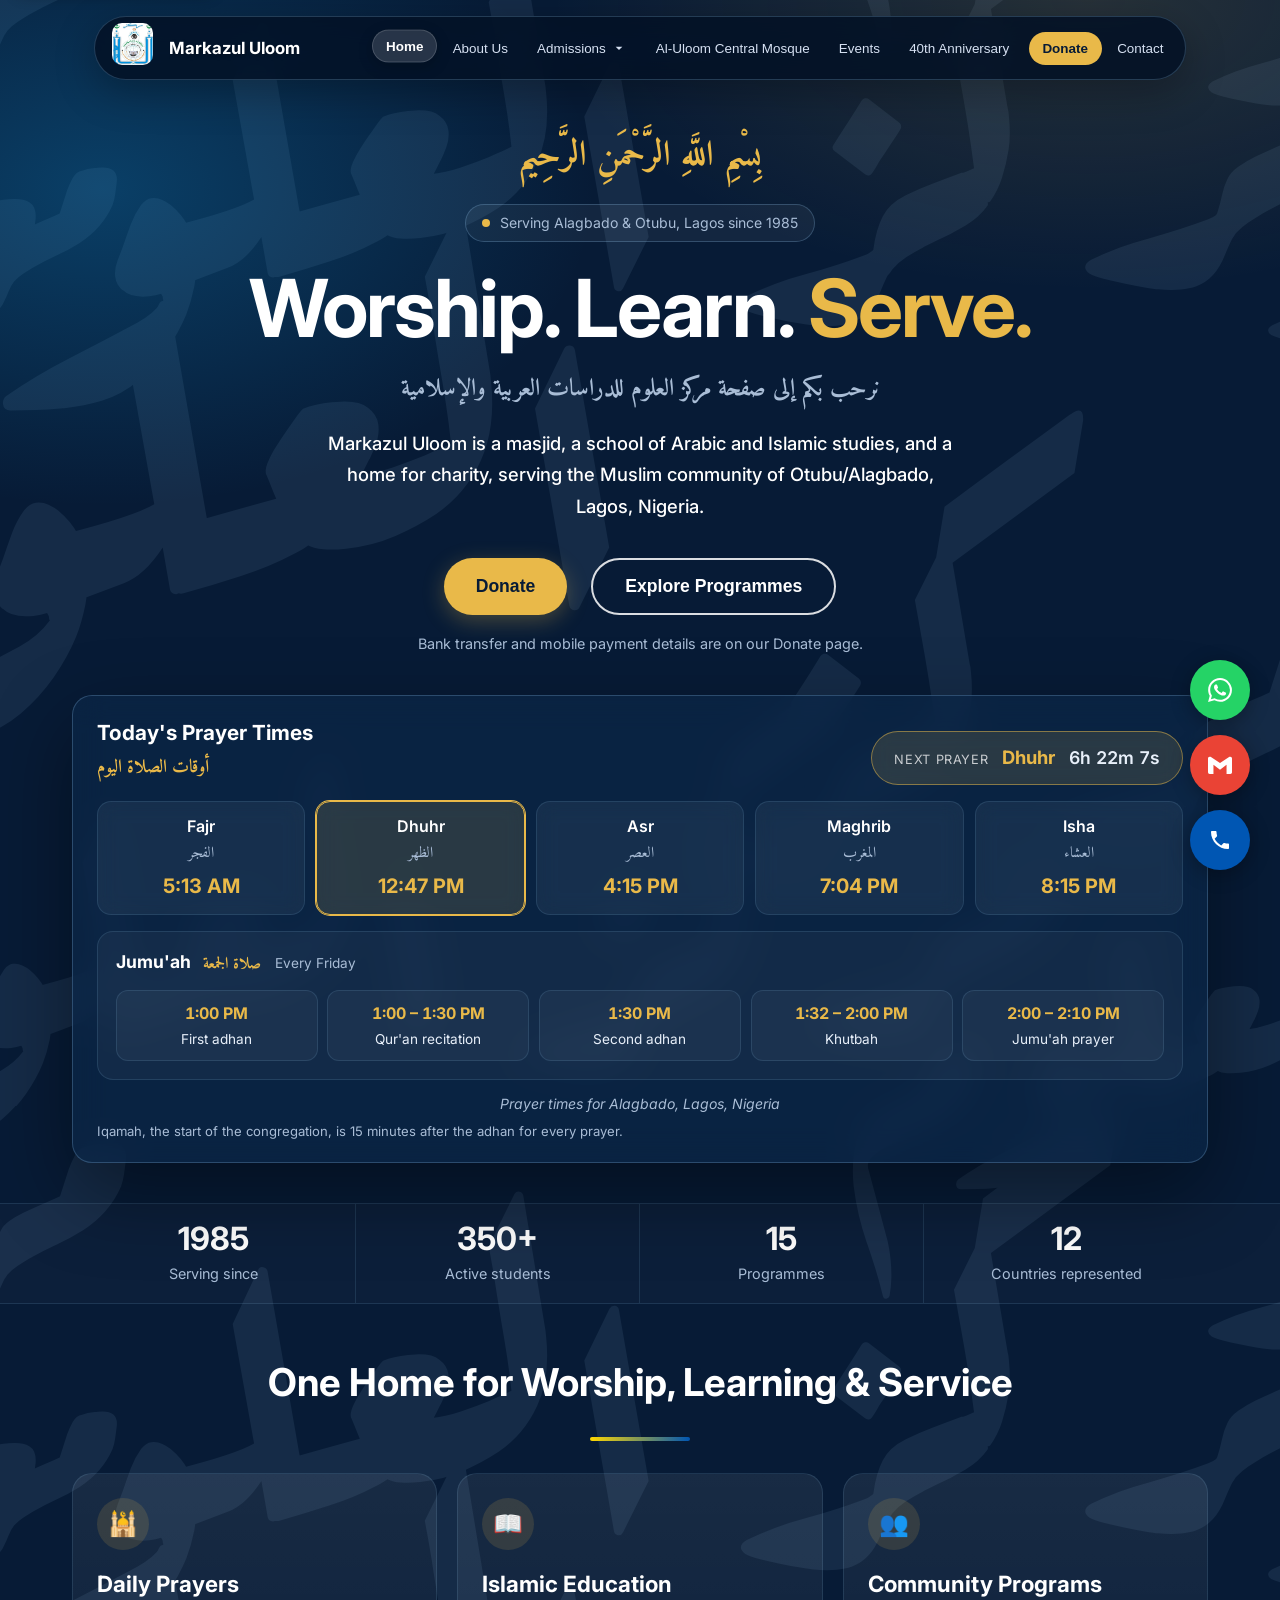
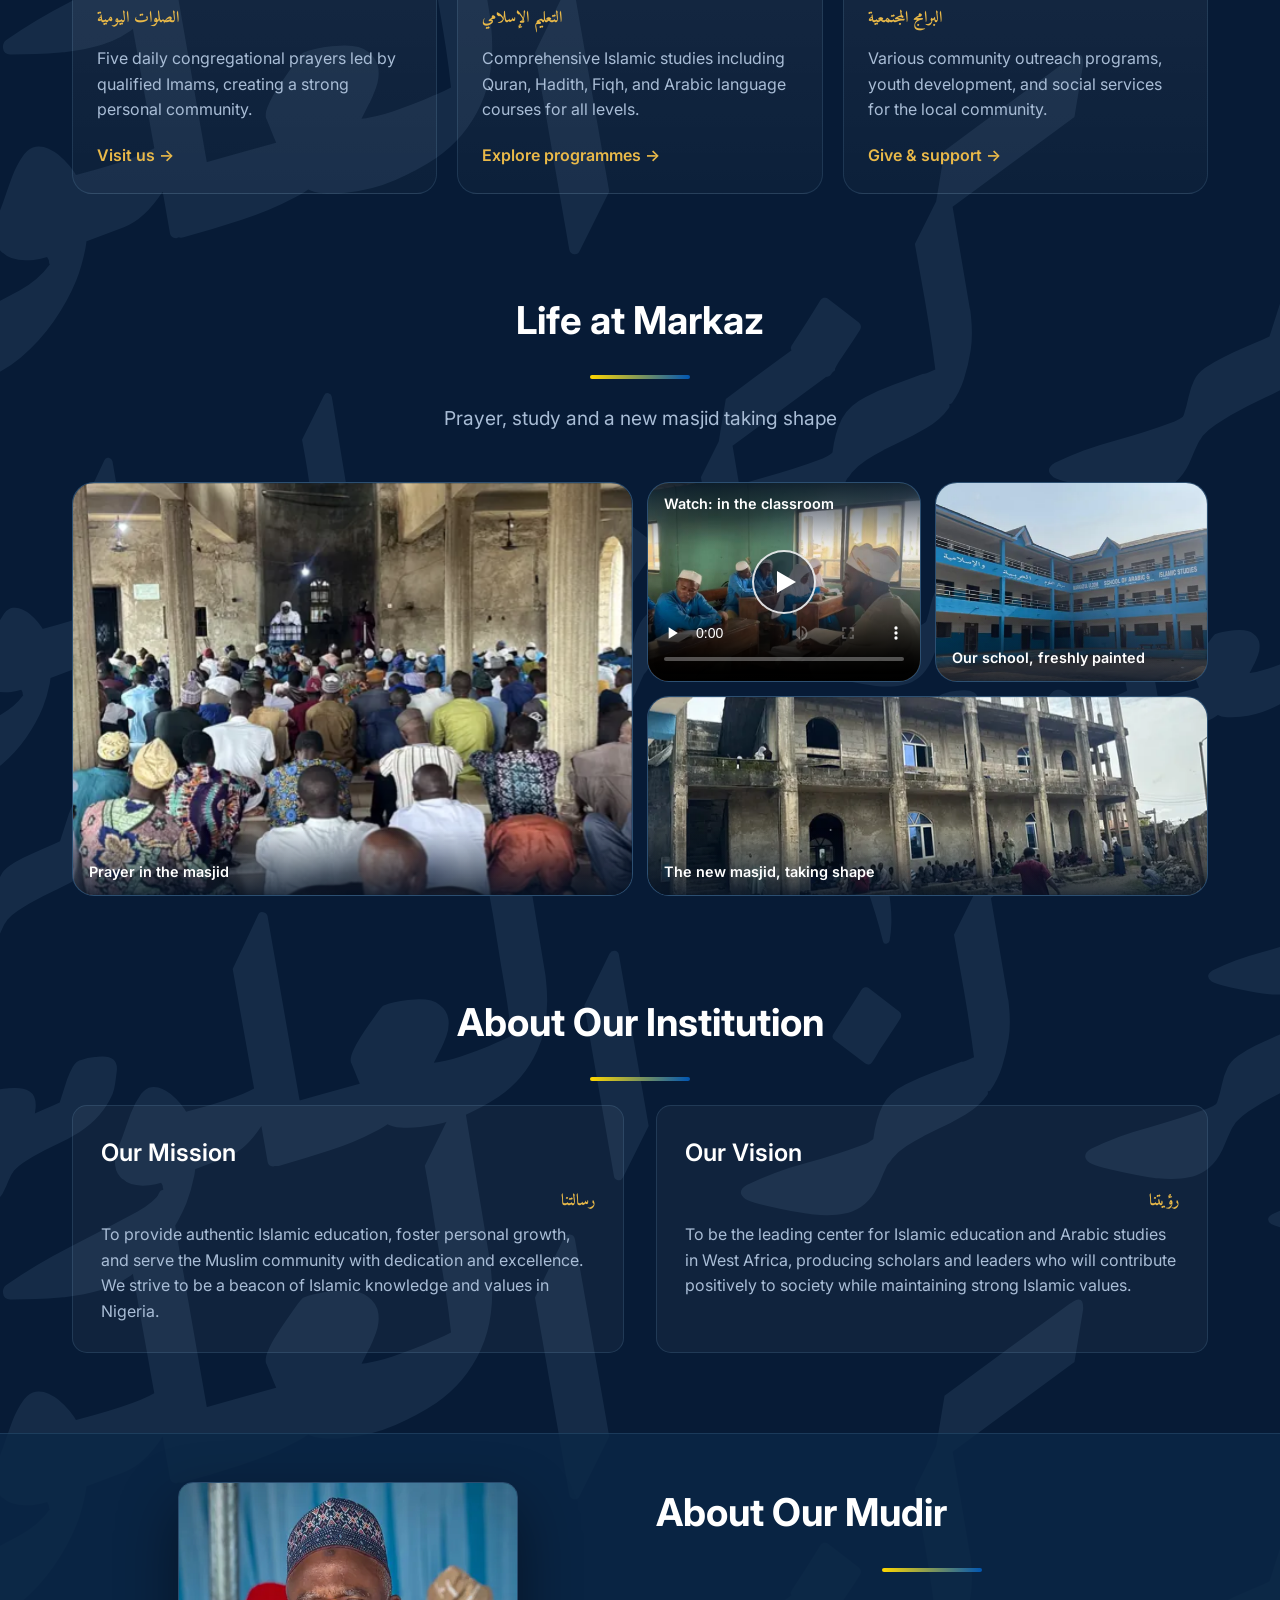
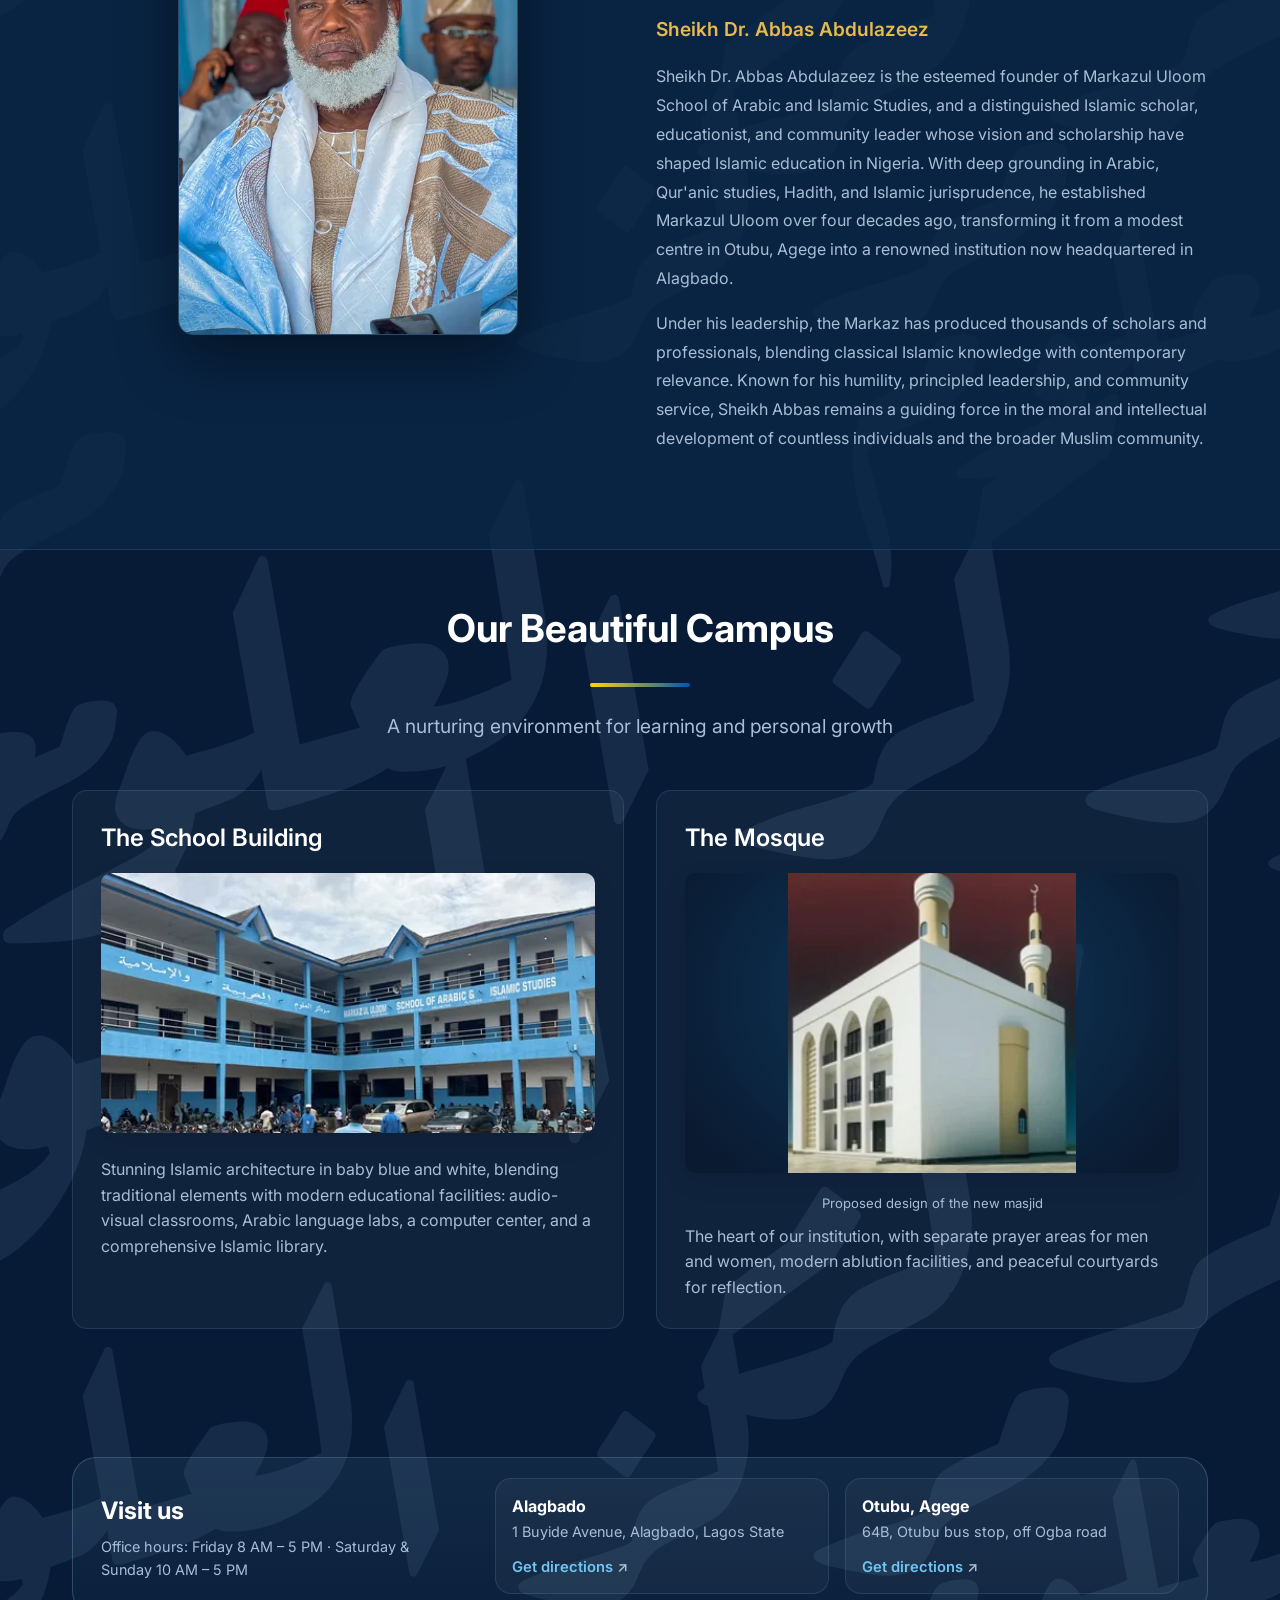
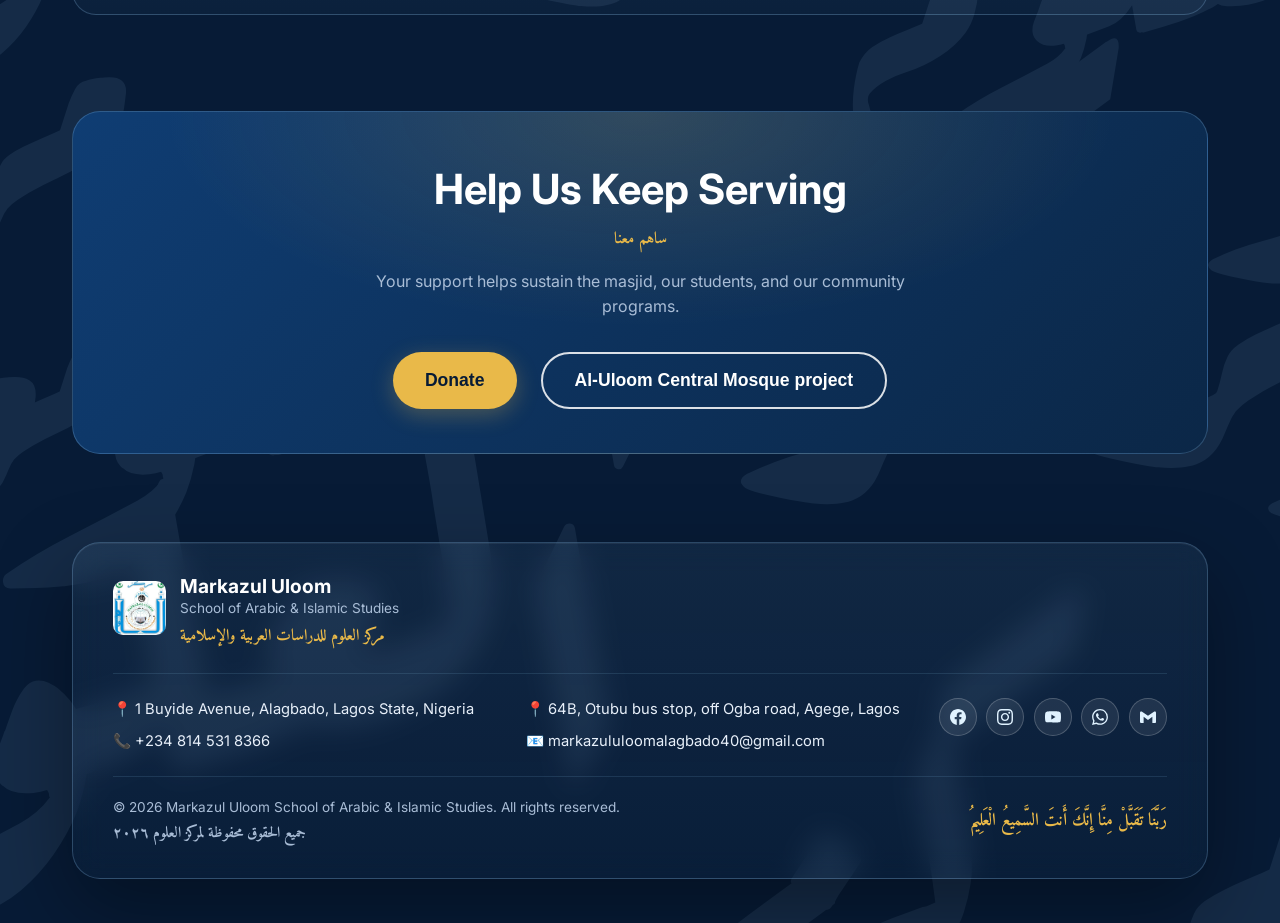
<file: index.html>
<!DOCTYPE html>
<html lang="en">
<head>
    <meta charset="UTF-8">
    <meta name="viewport" content="width=device-width, initial-scale=1.0">
    <meta name="description" content="Markazul Uloom: Islamic school and mosque in Lagos, Nigeria. Quran, Hadith, Fiqh & Arabic studies since 1985. Prayer times, admissions, events & donations.">
    <meta name="keywords" content="Islamic education, Arabic studies, Quran, Hadith, Fiqh, Islamic school Lagos, Arabic language, Islamic institute Nigeria, Markazul Uloom, Alagbado, religious education">
    <meta name="author" content="Markazul Uloom School of Arabic & Islamic Studies">
    <meta name="robots" content="index, follow">
    <meta name="language" content="English">
    <meta name="revisit-after" content="7 days">
    
    <!-- Open Graph / Facebook -->
    <meta property="og:type" content="website">
    <meta property="og:url" content="https://m-uloom.org/">
    <meta property="og:title" content="Markazul Uloom School of Arabic & Islamic Studies">
    <meta property="og:description" content="Premier Islamic education institution in Lagos, Nigeria. Offering comprehensive Quran, Hadith, Fiqh, and Arabic language courses since 1985.">
    <meta property="og:image" content="https://m-uloom.org/images/og-share.jpg?v=2">
    <meta property="og:image:width" content="1200">
    <meta property="og:image:height" content="630">
    <meta property="og:image:alt" content="Markazul Uloom: Worship. Learn. Serve. A masjid and school of Arabic and Islamic studies in Lagos, Nigeria.">
    <meta property="og:site_name" content="Markazul Uloom">
    <meta property="og:locale" content="en_US">
    
    <!-- Twitter -->
    <meta property="twitter:card" content="summary_large_image">
    <meta property="twitter:url" content="https://m-uloom.org/">
    <meta property="twitter:title" content="Markazul Uloom School of Arabic & Islamic Studies">
    <meta property="twitter:description" content="Premier Islamic education institution in Lagos, Nigeria. Offering comprehensive Quran, Hadith, Fiqh, and Arabic language courses since 1985.">
    <meta property="twitter:image" content="https://m-uloom.org/images/og-share.jpg?v=2">
    
    <!-- Additional SEO -->
    <meta name="theme-color" content="#0056b3">
    <meta name="msapplication-navbutton-color" content="#0056b3">
    <meta name="apple-mobile-web-app-status-bar-style" content="#0056b3">
    <meta name="apple-mobile-web-app-capable" content="yes">
    <meta name="apple-mobile-web-app-title" content="Markazul Uloom">
    <link rel="canonical" href="https://m-uloom.org/">
    <link rel="manifest" href="/manifest.json">
    
    <title>Markazul Uloom School of Arabic & Islamic Studies</title>
    
    <!-- Favicon -->
    <link rel="icon" type="image/x-icon" href="favicon.ico">
    <link rel="icon" type="image/png" sizes="16x16" href="favicon-16x16.png">
    <link rel="icon" type="image/png" sizes="32x32" href="favicon-32x32.png">
    <link rel="icon" type="image/png" sizes="48x48" href="favicon.png">
    <link rel="icon" type="image/png" sizes="64x64" href="favicon.png">
    <link rel="icon" type="image/png" sizes="128x128" href="favicon.png">
    <link rel="icon" type="image/png" sizes="192x192" href="favicon.png">
    <link rel="icon" type="image/png" sizes="512x512" href="favicon.png">
    <link rel="apple-touch-icon" sizes="180x180" href="apple-touch-icon.png">
    <link rel="apple-touch-icon" sizes="152x152" href="apple-touch-icon.png">
    <link rel="apple-touch-icon" sizes="144x144" href="apple-touch-icon.png">
    <link rel="apple-touch-icon" sizes="120x120" href="apple-touch-icon.png">
    <link rel="apple-touch-icon" sizes="114x114" href="apple-touch-icon.png">
    <link rel="apple-touch-icon" sizes="76x76" href="apple-touch-icon.png">
    <link rel="apple-touch-icon" sizes="72x72" href="apple-touch-icon.png">
    <link rel="apple-touch-icon" sizes="60x60" href="apple-touch-icon.png">
    <link rel="apple-touch-icon" sizes="57x57" href="apple-touch-icon.png">
    <meta name="msapplication-TileImage" content="apple-touch-icon.png">
    <meta name="msapplication-TileColor" content="#0056b3">
    
    <link rel="preload" href="css/styles.min.css?v=56" as="style" onload="this.onload=null;this.rel='stylesheet'">
    <noscript><link rel="stylesheet" href="css/styles.min.css?v=56"></noscript>
    <link rel="preconnect" href="https://fonts.googleapis.com">
    <link rel="preconnect" href="https://fonts.gstatic.com" crossorigin>
    <link rel="preload" href="https://fonts.googleapis.com/css2?family=Inter:wght@300;400;500;600;700&family=Amiri:wght@400;700&display=swap" as="style" onload="this.onload=null;this.rel='stylesheet'">
    <noscript><link href="https://fonts.googleapis.com/css2?family=Inter:wght@300;400;500;600;700&family=Amiri:wght@400;700&display=swap" rel="stylesheet"></noscript>

    <script type="application/ld+json">
    {
      "@context": "https://schema.org",
      "@graph": [
        {
          "@type": "EducationalOrganization",
          "@id": "https://m-uloom.org/#school",
          "name": "Markazul Uloom School of Arabic & Islamic Studies",
          "alternateName": "Markazul Uloom",
          "url": "https://m-uloom.org/",
          "logo": "https://m-uloom.org/images/logo.jpg",
          "image": "https://m-uloom.org/images/logo.jpg",
          "description": "Islamic education institution in Lagos, Nigeria offering Quran, Hadith, Fiqh, and Arabic language courses since 1985.",
          "foundingDate": "1985",
          "email": "markazululoomalagbado40@gmail.com",
          "telephone": "+2348145318366",
          "address": {
            "@type": "PostalAddress",
            "streetAddress": "1 Buyide Avenue",
            "addressLocality": "Alagbado",
            "addressRegion": "Lagos State",
            "addressCountry": "NG"
          },
          "sameAs": [
            "https://www.facebook.com/marcazululoomalagbado",
            "https://www.instagram.com/official_markazululoom",
            "https://www.youtube.com/channel/UCIZq5gFRgrDHzE89J8yH6ag"
          ]
        },
        {
          "@type": "Mosque",
          "@id": "https://m-uloom.org/#mosque",
          "name": "Al-Uloom Central Mosque",
          "url": "https://m-uloom.org/#masjid-project",
          "telephone": "+2348145318366",
          "address": {
            "@type": "PostalAddress",
            "streetAddress": "64B, Otubu bus stop, off Ogba road",
            "addressLocality": "Agege",
            "addressRegion": "Lagos State",
            "addressCountry": "NG"
          }
        }
      ]
    }
    </script>
</head>
<body>

    <a class="skip-link" href="#main-content">Skip to main content</a>

    <header class="header">
        <div class="container">
            <div class="header-content">
                <div class="logo" role="link" tabindex="0" aria-label="Markazul Uloom, go to home page" onclick="showPage('home')" style="cursor: pointer;">
                    <picture>
                        <source srcset="images/optimized/logo.webp" type="image/webp">
                        <img src="images/logo.jpg" alt="Markazul Uloom Logo" class="logo-img" loading="lazy" width="107" height="110">
                    </picture>
                    <div class="logo-text">
                        <div lang="ar" class="arabic-text header-arabic-text">مركز العلوم للدراسات العربية والإسلامية</div>
                        <h1>Markazul Uloom</h1>
                        <p class="logo-subtitle">School of Arabic & Islamic Studies</p>
                    </div>
                </div>
                <button class="mobile-menu-toggle" onclick="toggleMobileMenu()" aria-label="Toggle navigation menu" aria-controls="main-nav" aria-expanded="false">
                    <span class="hamburger-bar"></span>
                    <span class="hamburger-bar"></span>
                    <span class="hamburger-bar"></span>
                </button>
                <div class="nav-backdrop" onclick="toggleMobileMenu()"></div>
                <nav class="nav" id="main-nav" aria-label="Main">
                    <button onclick="showPage('home')" class="nav-btn active" id="home-btn">Home</button>
                    <button onclick="showPage('about')" class="nav-btn" id="about-btn">About Us</button>
                    
                    <!-- Admissions dropdown menu -->
                    <div class="dropdown nav-dropdown">
                        <button onclick="showPage('services')" class="nav-btn dropdown-btn" id="services-btn">
                            Admissions
                            <svg class="dropdown-arrow" viewBox="0 0 24 24" fill="currentColor">
                                <path d="M7 10l5 5 5-5z"/>
                            </svg>
                        </button>
                        <div class="dropdown-menu">
                            <button onclick="showPage('administration')" class="dropdown-item" id="administration-btn">Administration</button>
                            <button onclick="showPage('programmes')" class="dropdown-item" id="programmes-btn">Programmes</button>
                            <button onclick="showPage('staff')" class="dropdown-item" id="staff-btn">Staff</button>
                            <button onclick="showPage('students')" class="dropdown-item" id="students-btn">Students</button>
                            <button onclick="showPage('alumni')" class="dropdown-item" id="alumni-btn">Alumni</button>
                        </div>
                    </div>

                    <button onclick="showPage('masjid-project')" class="nav-btn" id="masjid-project-btn">Al-Uloom Central Mosque</button>
                    <button onclick="showPage('events')" class="nav-btn" id="events-btn">Events</button>
                    <button onclick="showPage('anniversary')" class="nav-btn" id="anniversary-btn">40th Anniversary</button>
                    <button onclick="showPage('donate')" class="nav-btn" id="donate-btn">Donate</button>
                    <button onclick="showPage('contact')" class="nav-btn" id="contact-btn">Contact</button>
                    <button type="button" class="nav-prayer" id="prayer-chip" onclick="goToPrayerTimes()" hidden>
                        <span class="pc-dot" aria-hidden="true"></span>
                        <span class="pc-label">Next prayer</span>
                        <strong id="pc-name"></strong>
                        <span id="pc-time"></span>
                    </button>
                </nav>            </div>
        </div>
    </header>

    <!-- Page Content Containers -->
    <main id="main-content" tabindex="-1">
    <div id="home-page" class="page active">
            <!-- Hero -->
            <section class="hero">
                <div class="container">
                    <div class="hero-content">
                        <div lang="ar" class="bismillah arabic-text">بِسْمِ اللَّهِ الرَّحْمَنِ الرَّحِيم</div>
                        <p class="hero-eyebrow">Serving Alagbado &amp; Otubu, Lagos since 1985</p>
                        <h1 class="hero-title">Worship. Learn. <span class="hl">Serve.</span></h1>
                        <div lang="ar" class="arabic-text hero-arabic">نرحب بكم إلى صفحة مركز العلوم للدراسات العربية والإسلامية</div>
                        <p class="hero-description">Markazul Uloom is a masjid, a school of Arabic and Islamic studies, and a home for charity, serving the Muslim community of Otubu/Alagbado, Lagos, Nigeria.</p>
                        <div class="hero-buttons">
                            <button class="btn btn-gold" onclick="showPage('donate')">Donate</button>
                            <button class="btn btn-secondary" onclick="showPage('programmes')">Explore Programmes</button>
                        </div>
                        <p class="hero-note">Bank transfer and mobile payment details are on our Donate page.</p>
                    </div>
                </div>
            </section>

            <!-- Prayer times panel (live data: ids, classes and data-attributes are used by js/script.js) -->
            <section class="prayer-panel-wrap" aria-labelledby="prayer-heading">
                <div class="container">
                    <div class="prayer-panel">
                        <div class="prayer-panel-head">
                            <div>
                                <h2 class="prayer-panel-title" id="prayer-heading">Today's Prayer Times</h2>
                                <div lang="ar" class="arabic-text prayer-times-arabic">أوقات الصلاة اليوم</div>
                                <p class="hijri-date-display" id="hijri-date"></p>
                            </div>
                            <div class="next-prayer-banner">
                                <span class="next-prayer-label">Next Prayer</span>
                                <span class="next-prayer-name" id="next-prayer-name">—</span>
                                <span class="next-prayer-countdown" id="next-prayer-countdown">…</span>
                            </div>
                        </div>
                        <div class="prayer-cols" aria-hidden="true"><span>Adhan</span><span>Iqamah</span></div>
                        <div class="prayer-times-grid">
                        <div class="prayer-time-card" data-prayer-card="Fajr">
                            <div class="prayer-name">Fajr</div>
                            <div lang="ar" class="prayer-arabic">الفجر</div>
                            <div class="prayer-time prayer-time-display" data-prayer="Fajr">5:13 AM</div>
                            <div class="prayer-iqamah" data-iqamah="Fajr" data-offset="15" hidden><span class="iq-label">Iqamah </span><span class="iq-time"></span></div>
                        </div>
                        <div class="prayer-time-card" data-prayer-card="Dhuhr">
                            <div class="prayer-name">Dhuhr</div>
                            <div lang="ar" class="prayer-arabic">الظهر</div>
                            <div class="prayer-time prayer-time-display" data-prayer="Dhuhr">12:47 PM</div>
                            <div class="prayer-iqamah" data-iqamah="Dhuhr" data-offset="15" hidden><span class="iq-label">Iqamah </span><span class="iq-time"></span></div>
                        </div>
                        <div class="prayer-time-card" data-prayer-card="Asr">
                            <div class="prayer-name">Asr</div>
                            <div lang="ar" class="prayer-arabic">العصر</div>
                            <div class="prayer-time prayer-time-display" data-prayer="Asr">4:15 PM</div>
                            <div class="prayer-iqamah" data-iqamah="Asr" data-offset="15" hidden><span class="iq-label">Iqamah </span><span class="iq-time"></span></div>
                        </div>
                        <div class="prayer-time-card" data-prayer-card="Maghrib">
                            <div class="prayer-name">Maghrib</div>
                            <div lang="ar" class="prayer-arabic">المغرب</div>
                            <div class="prayer-time prayer-time-display" data-prayer="Maghrib">7:04 PM</div>
                            <div class="prayer-iqamah" data-iqamah="Maghrib" data-offset="15" hidden><span class="iq-label">Iqamah </span><span class="iq-time"></span></div>
                        </div>
                        <div class="prayer-time-card" data-prayer-card="Isha">
                            <div class="prayer-name">Isha</div>
                            <div lang="ar" class="prayer-arabic">العشاء</div>
                            <div class="prayer-time prayer-time-display" data-prayer="Isha">8:15 PM</div>
                            <div class="prayer-iqamah" data-iqamah="Isha" data-offset="15" hidden><span class="iq-label">Iqamah </span><span class="iq-time"></span></div>
                        </div>
                    </div>
                        <div class="jumuah-card" id="jumuah-card">
                            <div class="jumuah-head">
                                <h3>Jumu'ah <span lang="ar" class="arabic-text">صلاة الجمعة</span></h3>
                                <span class="jumuah-day">Every Friday</span>
                                <span class="jumuah-today" hidden>Today</span>
                            </div>
                            <ol class="jumuah-steps">
                                <li><span class="js-time">1:00 PM</span><span class="js-what">First adhan</span></li>
                                <li><span class="js-time">1:00 &ndash; 1:30 PM</span><span class="js-what">Qur'an recitation</span></li>
                                <li><span class="js-time">1:30 PM</span><span class="js-what">Second adhan</span></li>
                                <li><span class="js-time">1:32 &ndash; 2:00 PM</span><span class="js-what">Khutbah</span></li>
                                <li><span class="js-time">2:00 &ndash; 2:10 PM</span><span class="js-what">Jumu'ah prayer</span></li>
                            </ol>
                        </div>
                        <p class="prayer-location">Prayer times for Alagbado, Lagos, Nigeria</p>
                        <p class="prayer-iqamah-note">Iqamah, the start of the congregation, is 15 minutes after the adhan for every prayer.</p>
                    </div>
                </div>
            </section>

            <!-- At a glance (figures are the ones already published on the Students page) -->
            <section class="hstats" aria-label="Markazul Uloom at a glance">
                <div class="container">
                    <div class="hstats-grid">
                        <div class="hstat"><span class="hstat-number">1985</span><span class="hstat-label">Serving since</span></div>
                        <div class="hstat"><span class="hstat-number">350+</span><span class="hstat-label">Active students</span></div>
                        <div class="hstat"><span class="hstat-number">15</span><span class="hstat-label">Programmes</span></div>
                        <div class="hstat"><span class="hstat-number">12</span><span class="hstat-label">Countries represented</span></div>
                    </div>
                </div>
            </section>

            <!-- Three pillars -->
            <section id="pillars" class="section pillars-section">
                <div class="container">
                    <h2 class="section-title">One Home for Worship, Learning &amp; Service</h2>
                    <div class="pillars">
                        <article class="pillar">
                            <div class="service-icon" aria-hidden="true">🕌</div>
                            <h3>Daily Prayers</h3>
                            <div lang="ar" class="arabic-text">الصلوات اليومية</div>
                            <p>Five daily congregational prayers led by qualified Imams, creating a strong personal community.</p>
                            <a class="pillar-link" href="#contact">Visit us <span aria-hidden="true">→</span></a>
                        </article>
                        <article class="pillar">
                            <div class="service-icon" aria-hidden="true">📖</div>
                            <h3>Islamic Education</h3>
                            <div lang="ar" class="arabic-text">التعليم الإسلامي</div>
                            <p>Comprehensive Islamic studies including Quran, Hadith, Fiqh, and Arabic language courses for all levels.</p>
                            <a class="pillar-link" href="#programmes">Explore programmes <span aria-hidden="true">→</span></a>
                        </article>
                        <article class="pillar">
                            <div class="service-icon" aria-hidden="true">👥</div>
                            <h3>Community Programs</h3>
                            <div lang="ar" class="arabic-text">البرامج المجتمعية</div>
                            <p>Various community outreach programs, youth development, and social services for the local community.</p>
                            <a class="pillar-link" href="#donate">Give &amp; support <span aria-hidden="true">→</span></a>
                        </article>
                    </div>
                </div>
            </section>


            <!-- Life at Markaz (real photos) -->
            <section class="section life-section" aria-labelledby="life-title">
                <div class="container">
                    <h2 class="section-title" id="life-title">Life at Markaz</h2>
                    <p class="section-subtitle">Prayer, study and a new masjid taking shape</p>
                    <div class="life-grid">
                        <figure class="photo photo-worship">
                            <picture><source type="image/webp" srcset="images/photos/worship-prayer-640.webp 640w, images/photos/worship-prayer-1200.webp 1200w" sizes="(max-width: 600px) 82vw, (max-width: 1000px) 50vw, 560px"><img src="images/photos/worship-prayer-1200.jpg" alt="Worshippers seated in rows inside the masjid during prayer, seen from behind" width="1200" height="675" loading="lazy" decoding="async"></picture>
                            <figcaption>Prayer in the masjid</figcaption>
                        </figure>
                        <figure class="photo photo-class photo-video">
                            <video controls preload="none" playsinline poster="images/photos/class-teacher-848.jpg" width="848" height="480" aria-label="Video: a lesson in class, with a teacher and students in blue uniforms (1 minute 33 seconds)"><source src="videos/class-lesson.mp4" type="video/mp4">Your browser cannot play this video. <a href="videos/class-lesson.mp4">Download it</a>.</video><span class="play-badge" aria-hidden="true"></span>
                            <figcaption>Watch: in the classroom</figcaption>
                        </figure>
                        <figure class="photo photo-school">
                            <picture><source type="image/webp" srcset="images/photos/school-painted-640.webp 640w, images/photos/school-painted-1200.webp 1200w" sizes="(max-width: 600px) 82vw, (max-width: 1000px) 50vw, 280px"><img src="images/photos/school-painted-1200.jpg" alt="The Markazul Uloom school building, freshly painted bright blue" width="1200" height="675" loading="lazy" decoding="async"></picture>
                            <figcaption>Our school, freshly painted</figcaption>
                        </figure>
                        <figure class="photo photo-masjid">
                            <picture><source type="image/webp" srcset="images/photos/masjid-rising-640.webp 640w, images/photos/masjid-rising-1200.webp 1200w" sizes="(max-width: 600px) 82vw, (max-width: 1000px) 100vw, 560px"><img src="images/photos/masjid-rising-1200.jpg" alt="The new masjid structure rising, with worshippers gathered at its base" width="1200" height="675" loading="lazy" decoding="async"></picture>
                            <figcaption>The new masjid, taking shape</figcaption>
                        </figure>
                    </div>
                </div>
            </section>

            <!-- About Section -->
            <section class="section">
                <div class="container">
                    <h2 class="section-title">About Our Institution</h2>
                    <div class="grid grid-2">
                        <div class="card">
                            <h3>Our Mission</h3>
                            <div lang="ar" class="arabic-text">رسالتنا</div>
                            <p>To provide authentic Islamic education, foster personal growth, and serve the Muslim community with dedication and excellence. We strive to be a beacon of Islamic knowledge and values in Nigeria.</p>
                        </div>
                        <div class="card">
                            <h3>Our Vision</h3>
                            <div lang="ar" class="arabic-text">رؤيتنا</div>
                            <p>To be the leading center for Islamic education and Arabic studies in West Africa, producing scholars and leaders who will contribute positively to society while maintaining strong Islamic values.</p>
                        </div>
                    </div>
                </div>
            </section>

            <!-- About Our Imam Section -->
            <section id="imam" class="section imam-section">
                <div class="container grid grid-2">
                    <div class="imam-image-container">
                        <picture>
                            <source type="image/webp" srcset="images/photos/founder-tall-480.webp 480w, images/photos/founder-tall-960.webp 960w" sizes="(max-width: 600px) 190px, 340px">
                            <img src="images/photos/founder-tall-960.jpg" alt="Sheikh Dr. Abbas Abdulazeez, founder of Markazul Uloom" class="imam-image" loading="lazy" decoding="async" width="396" height="528">
                        </picture>
                    </div>
                    <div class="imam-content">
                        <h2 class="section-title">About Our Mudir</h2>
                        <p class="section-subtitle">Sheikh Dr. Abbas Abdulazeez</p>
                        <p>Sheikh Dr. Abbas Abdulazeez is the esteemed founder of Markazul Uloom School of Arabic and Islamic Studies, and a distinguished Islamic scholar, educationist, and community leader whose vision and scholarship have shaped Islamic education in Nigeria. With deep grounding in Arabic, Qur'anic studies, Hadith, and Islamic jurisprudence, he established Markazul Uloom over four decades ago, transforming it from a modest centre in Otubu, Agege into a renowned institution now headquartered in Alagbado.</p>
                        <p>Under his leadership, the Markaz has produced thousands of scholars and professionals, blending classical Islamic knowledge with contemporary relevance. Known for his humility, principled leadership, and community service, Sheikh Abbas remains a guiding force in the moral and intellectual development of countless individuals and the broader Muslim community.</p>
                    </div>
                </div>
            </section>

            <!-- Our Beautiful Campus Section -->
            <section id="campus" class="section campus-section">
                <div class="container">
                    <h2 class="section-title">Our Beautiful Campus</h2>
                    <p class="section-subtitle">A nurturing environment for learning and personal growth</p>

                    <div class="grid grid-2">
                        <div class="card">
                            <h3>The School Building</h3>
                            <picture><source type="image/webp" srcset="images/photos/school-front-640.webp 640w, images/photos/school-front-1200.webp 1200w" sizes="(max-width: 700px) 92vw, 560px"><img src="images/photos/school-front-1200.jpg" alt="The Markazul Uloom school building with its Arabic and English name along the balconies" width="1200" height="464" loading="lazy" decoding="async" class="campus-image"></picture>
                            <p>Stunning Islamic architecture in baby blue and white, blending traditional elements with modern educational facilities: audio-visual classrooms, Arabic language labs, a computer center, and a comprehensive Islamic library.</p>
                        </div>
                        <div class="card">
                            <h3>The Mosque</h3>
                            <picture>
                                <source type="image/webp" srcset="images/photos/masjid-design-corner-480.webp 480w, images/photos/masjid-design-corner-812.webp 812w" sizes="(max-width: 700px) 70vw, 300px">
                                <img src="images/photos/masjid-design-corner-812.jpg" alt="The proposed design of the new Al-Uloom Central Mosque, corner view: a white building with arched openings and two minarets" class="campus-image is-design" loading="lazy" decoding="async" width="812" height="848">
                            </picture>
                            <p class="design-note">Proposed design of the new masjid</p>
                            <p>The heart of our institution, with separate prayer areas for men and women, modern ablution facilities, and peaceful courtyards for reflection.</p>
                        </div>
                    </div>
                </div>
            </section>

            <!-- Visit us -->
            <section class="section visit-section" aria-labelledby="visit-title">
                <div class="container">
                    <div class="visit-card">
                        <div class="visit-head">
                            <h2 id="visit-title">Visit us</h2>
                            <p>Office hours: Friday 8 AM &ndash; 5 PM &middot; Saturday &amp; Sunday 10 AM &ndash; 5 PM</p>
                        </div>
                        <div class="visit-places">
                            <div class="visit-place">
                                <div><strong>Alagbado</strong><span>1 Buyide Avenue, Alagbado, Lagos State</span></div>
                                <a class="dir-link" href="https://www.google.com/maps/dir/?api=1&amp;destination=1+Buyide+Avenue+Alagbado+Lagos+State+Nigeria" target="_blank" rel="noopener">Get directions <span aria-hidden="true">&#8599;</span><span class="sr-only"> to Alagbado (opens Google Maps)</span></a>
                            </div>
                            <div class="visit-place">
                                <div><strong>Otubu, Agege</strong><span>64B, Otubu bus stop, off Ogba road</span></div>
                                <a class="dir-link" href="https://www.google.com/maps/dir/?api=1&amp;destination=64B+Otubu+bus+stop+off+Ogba+road+Agege+Lagos+Nigeria" target="_blank" rel="noopener">Get directions <span aria-hidden="true">&#8599;</span><span class="sr-only"> to Otubu, Agege (opens Google Maps)</span></a>
                            </div>
                        </div>
                    </div>
                </div>
            </section>

            <!-- Donate band -->
            <section class="section cta-section">
                <div class="container">
                    <div class="cta-band">
                        <h2>Help Us Keep Serving</h2>
                        <div lang="ar" class="arabic-text">ساهم معنا</div>
                        <p>Your support helps sustain the masjid, our students, and our community programs.</p>
                        <div class="hero-buttons">
                            <button class="btn btn-gold" onclick="showPage('donate')">Donate</button>
                            <button class="btn btn-secondary" onclick="showPage('masjid-project')">Al-Uloom Central Mosque project</button>
                        </div>
                    </div>
                </div>
            </section>
        </div>

        <!-- About Page -->
        <div id="about-page" class="page">
            <section class="section">
                <div class="container">
                    <h1 class="page-title">About Markazul Uloom</h1>
                    <div lang="ar" class="arabic-text page-subtitle">عن مركز العلوم</div>
                    
                    <div class="grid grid-2 about-cards">
                        <div class="card">
                            <h2>Our History</h2>
                            <div lang="ar" class="arabic-text">تاريخنا</div>
                            <p>Founded in 1985, Markazul Uloom has been a cornerstone of Islamic education in Alagbado, Lagos State, Nigeria. From humble beginnings with a single classroom, we have grown into a comprehensive Islamic educational institution serving thousands of students over four decades.</p>
                            <figure class="founder-figure">
                                <picture>
                                    <source type="image/webp" srcset="images/photos/founder-smiling-480.webp">
                                    <img src="images/photos/founder-smiling-480.jpg" alt="Sheikh Dr. Abbas Abdulazeez, the founder of Markazul Uloom, smiling as he speaks" width="480" height="480" loading="lazy" decoding="async">
                                </picture>
                                <figcaption><strong>Sheikh Dr. Abbas Abdulazeez</strong><span>Founder of Markazul Uloom</span></figcaption>
                            </figure>
                        </div>
                        
                        <div class="card">
                            <h2>Our Leadership</h2>
                            <div lang="ar" class="arabic-text">قيادتنا</div>
                            <p>Under the guidance of qualified Islamic scholars and educators, Markazul Uloom has maintained its commitment to authentic Islamic education while adapting to modern educational needs.</p>
                            
                            <h3>Educational Philosophy</h3>
                            <p>We believe in:</p>
                            <ul>
                                <li>Authentic Islamic education based on Quran and Sunnah</li>
                                <li>Integration of traditional and modern teaching methods</li>
                                <li>Character development alongside academic excellence</li>
                                <li>Community service and social responsibility</li>
                                <li>Respect for diversity within Islamic unity</li>
                            </ul>
                            
                            <div class="quote-box">
                                <div lang="ar" class="arabic-text">"طلب العلم فريضة على كل مسلم"</div>
                                <p><em>"Seeking knowledge is an obligation upon every Muslim"</em></p>
                                <p>- Hadith of Prophet Muhammad (PBUH)</p>
                            </div>
                        </div>
                    </div>
                </div>
            </section>
            
            <!-- Key milestones -->
            <section class="section">
                <div class="container">
                    <h2 class="section-title">Key Milestones</h2>
                    <div lang="ar" class="arabic-text section-subtitle">أبرز المحطات</div>
                    <div class="timeline">
                        <div class="timeline-item">
                            <div class="timeline-year">1985</div>
                            <div class="timeline-content">
                                <p>Foundation of Markazul Uloom with basic Islamic education</p>
                            </div>
                        </div>
                        <div class="timeline-item">
                            <div class="timeline-year">1990</div>
                            <div class="timeline-content">
                                <p>Expansion to include Arabic language programs</p>
                            </div>
                        </div>
                        <div class="timeline-item">
                            <div class="timeline-year">2000</div>
                            <div class="timeline-content">
                                <p>Construction of the main mosque building</p>
                            </div>
                        </div>
                        <div class="timeline-item">
                            <div class="timeline-year">2010</div>
                            <div class="timeline-content">
                                <p>Addition of modern educational facilities</p>
                            </div>
                        </div>
                        <div class="timeline-item">
                            <div class="timeline-year">2020</div>
                            <div class="timeline-content">
                                <p>Introduction of digital learning platforms</p>
                            </div>
                        </div>
                        <div class="timeline-item">
                            <div class="timeline-year">2025</div>
                            <div class="timeline-content">
                                <p>Celebrating 40 years of excellence</p>
                            </div>
                        </div>
                    </div>
                </div>
            </section>

            <!-- Institution Legacy Section -->
            <section class="section">
                <div class="container">
                    <h2 class="section-title">Our Legacy & Mission</h2>
                    <div lang="ar" class="arabic-text section-subtitle">إرثنا ورسالتنا</div>
                    
                    <div class="card" style="max-width: 1000px; margin: 0 auto; padding: 3rem; text-align: center;">
                        <p style="font-size: 1.2rem; line-height: 1.8; margin-bottom: 2rem;">
                            Our work rests on three core pillars: <strong>Academic Learning</strong>, <strong>Community Development</strong>, and <strong>Charity</strong>. Structured programs for all ages in Arabic, Qur'anic studies, and Islamic sciences sit alongside modern educational needs, producing graduates who excel in both secular and Islamic spheres.
                        </p>
                        
                        <div class="grid grid-3" style="margin-top: 2rem;">
                            <div class="pillar-card" style="text-align: center; padding: 1.5rem; border-radius: 10px;">
                                <div style="font-size: 2.5rem; margin-bottom: 1rem;">📚</div>
                                <h3 style="margin-bottom: 0.5rem;">Academic Learning</h3>
                                <div lang="ar" class="arabic-text" style="font-size: 0.9rem;">التعلم الأكاديمي</div>
                            </div>
                            <div class="pillar-card" style="text-align: center; padding: 1.5rem; border-radius: 10px;">
                                <div style="font-size: 2.5rem; margin-bottom: 1rem;">🤝</div>
                                <h3 style="margin-bottom: 0.5rem;">Community Development</h3>
                                <div lang="ar" class="arabic-text" style="font-size: 0.9rem;">تنمية المجتمع</div>
                            </div>
                            <div class="pillar-card" style="text-align: center; padding: 1.5rem; border-radius: 10px;">
                                <div style="font-size: 2.5rem; margin-bottom: 1rem;">💝</div>
                                <h3 style="margin-bottom: 0.5rem;">Charity</h3>
                                <div lang="ar" class="arabic-text" style="font-size: 0.9rem;">الخيرية</div>
                            </div>
                        </div>
                    </div>
                </div>
            </section>

        </div>

        <!-- Admissions Page -->
        <div id="services-page" class="page">
            <section class="section">
                <div class="container">
                    <h1 class="page-title">Our Admissions</h1>
                    <div lang="ar" class="arabic-text page-subtitle">قبولنا</div>
                    
                    <div class="services-grid">
                        <div class="service-detail-card">
                            <div class="service-icon">📖</div>
                            <h3 aria-level="2">Quranic Studies</h3>
                            <div lang="ar" class="arabic-text">الدراسات القرآنية</div>
                            <p>Comprehensive Quranic education including memorization (Hifz), recitation (Qira'at), and interpretation (Tafsir).</p>
                            <ul>
                                <li>Quran memorization programs</li>
                                <li>Tajweed and proper recitation</li>
                                <li>Tafsir and interpretation</li>
                                <li>Quranic Arabic studies</li>
                            </ul>
                        </div>
                        
                        <div class="service-detail-card">
                            <div class="service-icon">🔤</div>
                            <h3 aria-level="2">Arabic Language</h3>
                            <div lang="ar" class="arabic-text">اللغة العربية</div>
                            <p>Complete Arabic language program from beginner to advanced levels, including grammar, literature, and conversation.</p>
                            <ul>
                                <li>Arabic grammar (Nahw)</li>
                                <li>Arabic morphology (Sarf)</li>
                                <li>Classical literature</li>
                                <li>Modern Arabic conversation</li>
                            </ul>
                        </div>
                        
                        <div class="service-detail-card">
                            <div class="service-icon">🕌</div>
                            <h3 aria-level="2">Community Services</h3>
                            <div lang="ar" class="arabic-text">الخدمات المجتمعية</div>
                            <p>Various community programs and services to support the local Muslim community.</p>
                            <ul>
                                <li>Daily congregational prayers</li>
                                <li>Friday prayers (Jumu'ah)</li>
                                <li>Islamic counseling</li>
                                <li>Marriage and funeral services</li>
                            </ul>
                        </div>
                        
                        <div class="service-detail-card">
                            <div class="service-icon">📚</div>
                            <h3 aria-level="2">NBAIS</h3>
                            <div lang="ar" class="arabic-text">المجلس الوطني للدراسات العربية والإسلامية</div>
                            <p>The National Board for Arabic and Islamic Studies (NBAIS) has gone through thick and thin. It was founded by Alhaji Sir, Ahmadu Bello Sardauna of Sokoto in 1960. Subsequently, it was transferred to Ahmadu Bello University, Zaria in 1969. The Board has undergone series of positive transformation.</p>
                            <ul>
                                <li>Arabic language certification</li>
                                <li>Islamic studies accreditation</li>
                                <li>Educational standards development</li>
                                <li><a href="https://nbais.com.ng/" target="_blank" rel="noopener noreferrer" style="text-decoration: underline;">Visit NBAIS Website</a></li>
                            </ul>
                        </div>
                    </div>

                    <p style="text-align: center; margin-top: 2rem;">Looking for the full curriculum by grade level? See our <a href="#" onclick="showPage('programmes')" style="font-weight: 600;">Academic Programmes</a> page.</p>
                </div>
            </section>

            <section class="section fees-section" id="fees" aria-labelledby="fees-heading">
                <div class="container">
                    <h2 class="section-title" id="fees-heading">Fees &amp; What to Bring</h2>
                    <div lang="ar" class="arabic-text section-subtitle">الرسوم</div>
                    <div class="fees-grid">
                        <div class="fees-card">
                            <table class="fee-table">
                                <caption>School fees per term &ndash; Morning session</caption>
                                <thead>
                                    <tr><th scope="col">Item</th><th scope="col">Amount</th></tr>
                                </thead>
                                <tbody>
                                    <tr><th scope="row">Registration, form &amp; development fee</th><td>&#8358;10,000</td></tr>
                                    <tr><th scope="row">School fees (per term)</th><td>&#8358;20,000</td></tr>
                                    <tr><th scope="row">Boarding</th><td>&#8358;20,000</td></tr>
                                    <tr><th scope="row">School prospectus &amp; magazine</th><td>&#8358;3,000</td></tr>
                                    <tr><th scope="row">Uniform &amp; ID card <span class="fee-note">(&#8358;30,000 for 2 pairs)</span></th><td>&#8358;15,000</td></tr>
                                </tbody>
                                <tfoot>
                                    <tr><th scope="row">Grand total</th><td>&#8358;68,000</td></tr>
                                </tfoot>
                            </table>
                        </div>
                        <div class="fees-side">
                            <div class="fees-card">
                                <h3>Materials needed for boarders</h3>
                                <ul class="fee-list">
                                    <li>Cupboard</li>
                                    <li>Mattress (3 feet) or mat</li>
                                    <li>Lantern &amp; flashlight</li>
                                    <li>Mosquito net</li>
                                    <li>General hospital&rsquo;s medical report</li>
                                </ul>
                            </div>
                            <div class="fees-card">
                                <h3>How to pay</h3>
                                <p>All fees are paid by bank transfer to <strong>FCMB</strong>, account <strong>2005139960</strong> <button type="button" class="copy-btn" data-copy="2005139960" aria-live="polite" aria-label="Copy account number">Copy</button><br>MARKAZUL ULOOM ALAGBADO LAGOS LTD</p>
                                <p>Questions about fees or admission? Call or WhatsApp <a href="tel:+2348145318366">+234 814 531 8366</a>.</p>
                            </div>
                        </div>
                    </div>
                </div>
            </section>

            <section class="section faq-section" aria-labelledby="faq-heading">
                <div class="container">
                    <h2 class="section-title" id="faq-heading">Frequently Asked Questions</h2>
                    <div lang="ar" class="arabic-text section-subtitle">الأسئلة الشائعة</div>
                    <p class="faq-intro">Can't find your answer? <a href="#contact">Contact us</a> and we'll be glad to help.</p>

                    <div class="faq-list">
                        <details class="faq-item" name="admissions-faq">
                            <summary>What does Markazul Uloom teach?</summary>
                            <div class="faq-answer">
                                <p>Quranic studies (memorization, Tajweed, Tafsir and Quranic Arabic) and a full Arabic language program covering grammar (Nahw), morphology (Sarf), classical literature and modern conversation. Our <a href="#programmes">Academic Programmes</a> page lists the subjects at each stage.</p>
                            </div>
                        </details>

                        <details class="faq-item" name="admissions-faq">
                            <summary>Who can join, and at what level?</summary>
                            <div class="faq-answer">
                                <p>We run structured programs for all ages. The Arabic language program starts at beginner level and goes up to advanced, and the curriculum is organised in four stages: Primary, Secondary, Advanced Studies and Teacher Training. Get in touch and the office will help you find the right level for you or your child.</p>
                            </div>
                        </details>

                        <details class="faq-item" name="admissions-faq">
                            <summary>How do I enrol?</summary>
                            <div class="faq-answer">
                                <p>Admissions and enrollment are handled by our Student Services office. Call or message us on WhatsApp at <a href="tel:+2348145318366">+234 814 531 8366</a>, or email <a href="mailto:markazululoomalagbado40@gmail.com">markazululoomalagbado40@gmail.com</a>, and the team will explain the next steps.</p>
                                <p>WhatsApp messages are usually answered within 1 hour during office hours, and emails within 24 hours.</p>
                            </div>
                        </details>

                        <details class="faq-item" name="admissions-faq">
                            <summary>What are the fees, and is financial help available?</summary>
                            <div class="faq-answer">
                                <p>School fees are &#8358;20,000 per term. With registration, boarding, prospectus and uniform, the total on the school&rsquo;s fee sheet for the Morning session is &#8358;68,000. The <a href="#services" onclick="document.getElementById('fees').scrollIntoView({behavior: 'smooth'}); return false;">full breakdown and the materials boarders bring</a> are above.</p>
                                <p>Our Finance Office handles fee payments and financial assistance enquiries, and the school also runs scholarship programs for students.</p>
                            </div>
                        </details>

                        <details class="faq-item" name="admissions-faq">
                            <summary>When is the office open, and where can I find you?</summary>
                            <div class="faq-answer">
                                <p>Friday 8:00 AM – 5:00 PM, Saturday and Sunday 10:00 AM – 5:00 PM. We are at 1 Buyide Avenue, Alagbado, Lagos State, Nigeria. See the <a href="#contact">Contact page</a> for all our addresses and ways to reach us.</p>
                            </div>
                        </details>
                    </div>
                </div>
            </section>
        </div>

        <!-- Programmes Page -->
        <div id="programmes-page" class="page">
            <section class="section">
                <div class="container">
                    <h2 class="section-title">Academic Programmes</h2>
                    <p class="section-subtitle">Comprehensive Islamic and Arabic Studies Curriculum</p>
                    <figure class="photo photo-banner photo-video">
                        <video controls preload="none" playsinline poster="images/photos/class-recitation-848.jpg" width="848" height="480" aria-label="Video: students reciting the Qur'an in class while their teacher listens (3 minutes 8 seconds)"><source src="videos/class-recitation.mp4" type="video/mp4">Your browser cannot play this video. <a href="videos/class-recitation.mp4">Download it</a>.</video><span class="play-badge" aria-hidden="true"></span>
                        <figcaption>Watch: Qur'an recitation in class (3:08)</figcaption>
                    </figure>
                    <div class="programmes-grid">
                        <div class="programme-card">
                            <h3>Primary Stage (<span lang="ar">المرحلة الابتدائية</span>)</h3>
                            <ul class="programme-subjects">
                                <li>Quranic Studies</li>
                                <li>Basic Arabic Grammar</li>
                                <li>Islamic History</li>
                                <li>Hadith Studies</li>
                                <li>Islamic Ethics</li>
                            </ul>
                        </div>
                        
                        <div class="programme-card">
                            <h3>Secondary Stage (<span lang="ar">المرحلة الثانوية</span>)</h3>
                            <ul class="programme-subjects">
                                <li>Science of Qur'an</li>
                                <li>Fundamental Jurisprudence</li>
                                <li>Invocation</li>
                                <li>Rhetoric</li>
                                <li>Philosophy</li>
                                <li>Logic</li>
                            </ul>
                        </div>
                        
                        <div class="programme-card">
                            <h3>Advanced Studies (<span lang="ar">الدراسات العليا</span>)</h3>
                            <ul class="programme-subjects">
                                <li>Advanced Quranic Exegesis</li>
                                <li>Islamic Jurisprudence</li>
                                <li>Arabic Literature</li>
                                <li>Comparative Religion</li>
                                <li>Islamic Finance</li>
                            </ul>
                        </div>
                        
                        <div class="programme-card">
                            <h3>Teacher Training (<span lang="ar">إعداد المعلمين</span>)</h3>
                            <ul class="programme-subjects">
                                <li>Pedagogy in Islamic Education</li>
                                <li>Curriculum Development</li>
                                <li>Educational Psychology</li>
                                <li>Teaching Methodology</li>
                                <li>Assessment Techniques</li>
                            </ul>
                        </div>
                    </div>
                </div>
            </section>
        </div>

        <!-- Staff Page -->
        <div id="staff-page" class="page">
            <section class="section">
                <div class="container">
                    <h2 class="section-title">Our Dedicated Staff</h2>
                    <p class="section-subtitle">Qualified Islamic Scholars and Educators</p>
                    
                    <div class="staff-grid">
                        <div class="staff-card">
                            <h3>Administrative Team</h3>
                            <div class="staff-member">
                                <h4>Principal</h4>
                                <p>Ustadh Khalid Tijani</p>
                            </div>
                            <div class="staff-member">
                                <h4>Vice Principal</h4>
                                <p>Ustadh Saheed Muhyideen</p>
                            </div>
                            <div class="staff-member">
                                <h4>Registrar</h4>
                                <p>Ustadh Mutohir Abdulazeez</p>
                            </div>
                        </div>
                        
                        <div class="staff-card">
                            <h3>Teaching Faculty</h3>
                            <div class="staff-member">
                                <h4>Ustadh Najimdeen Salahudeen</h4>
                                <p>Islamic Studies Instructor</p>
                            </div>
                            <div class="staff-member">
                                <h4>Ustadh Abdulrasheed Shuaib</h4>
                                <p>Arabic Language Instructor</p>
                            </div>
                            <div class="staff-member">
                                <h4>Ustadh Abdulrasheed Muhibudeen</h4>
                                <p>Quranic Studies Instructor</p>
                            </div>
                            <div class="staff-member">
                                <h4>Ustadh Abdulqayuum Ahmed</h4>
                                <p>Islamic Jurisprudence Instructor</p>
                            </div>
                            <div class="staff-member">
                                <h4>Ustadh Sharafdeen Muh. Basheer</h4>
                                <p>Hadith Studies Instructor</p>
                            </div>
                            <div class="staff-member">
                                <h4>Ustadh Ismaheel Muh. Awwal</h4>
                                <p>Arabic Grammar Instructor</p>
                            </div>
                        </div>
                        
                        <div class="staff-card">
                            <h3>Additional Faculty</h3>
                            <div class="staff-member">
                                <h4>Ustadh Abdullateef Aalim</h4>
                                <p>Islamic History Instructor</p>
                            </div>
                            <div class="staff-member">
                                <h4>Ustadh Abdulqadir Abdulazeez</h4>
                                <p>Tafseer Studies Instructor</p>
                            </div>
                            <div class="staff-member">
                                <h4>Ustadh Ijaka</h4>
                                <p>Islamic Ethics Instructor</p>
                            </div>
                            <div class="staff-member">
                                <h4>Ustadh Kaamil Muh Basheer</h4>
                                <p>Arabic Literature Instructor</p>
                            </div>
                            <div class="staff-member">
                                <h4>Ustadh Daud</h4>
                                <p>Islamic Philosophy Instructor</p>
                            </div>
                            <div class="staff-member">
                                <h4>Ustadh Dhirkrullah Muh Awwal</h4>
                                <p>Quranic Recitation Instructor</p>
                            </div>
                            <div class="staff-member">
                                <h4>Ustadh Mustapha</h4>
                                <p>Islamic Studies Instructor</p>
                            </div>
                        </div>
                    </div>

                    <figure class="staff-feature">
                        <a href="images/photos/staff-magazine.jpg" target="_blank" rel="noopener" aria-label="Open the staff page from the 40th Anniversary magazine in full size">
                            <picture>
                                <source type="image/webp" srcset="images/photos/staff-magazine.webp">
                                <img src="images/photos/staff-magazine.jpg" alt="Page 35 of the 40th Anniversary magazine: portraits and titles of the Markazul Uloom teaching staff, with the founder and director in the centre" width="561" height="816" loading="lazy" decoding="async">
                            </picture>
                        </a>
                        <figcaption>Our teaching staff, from the 40th Anniversary magazine</figcaption>
                    </figure>
                </div>
            </section>
        </div>

        <!-- Students Page -->
        <div id="students-page" class="page">
            <section class="section">
                <div class="container">
                    <h2 class="section-title">Student Life</h2>
                    <p class="section-subtitle">Nurturing the Next Generation of Islamic Scholars</p>
                    <figure class="photo photo-banner photo-video">
                        <video controls preload="none" playsinline poster="images/photos/class-teacher-848.jpg" width="848" height="480" aria-label="Video: a lesson in class, with a teacher and students in blue uniforms (1 minute 33 seconds)"><source src="videos/class-lesson.mp4" type="video/mp4">Your browser cannot play this video. <a href="videos/class-lesson.mp4">Download it</a>.</video><span class="play-badge" aria-hidden="true"></span>
                        <figcaption>Watch: students in class (1:33)</figcaption>
                    </figure>
                    <div class="students-content">
                        <div class="student-info-card">
                            <h3>Current Enrollment</h3>
                            <div class="stats-grid">
                                <div class="stat-item">
                                    <span class="stat-number">350+</span>
                                    <span class="stat-label">Active Students</span>
                                </div>
                                <div class="stat-item">
                                    <span class="stat-number">15</span>
                                    <span class="stat-label">Different Programs</span>
                                </div>
                                <div class="stat-item">
                                    <span class="stat-number">12</span>
                                    <span class="stat-label">Countries Represented</span>
                                </div>
                            </div>
                        </div>
                        
                        <div class="student-info-card">
                            <h3>Student Services</h3>
                            <ul class="services-list">
                                <li>Academic Counseling</li>
                                <li>Career Guidance</li>
                                <li>Scholarship Programs</li>
                                <li>Extracurricular Activities</li>
                                <li>Student Housing Assistance</li>
                                <li>Health and Wellness Support</li>
                            </ul>
                        </div>
                        
                        <div class="student-info-card">
                            <h3>Student Organizations</h3>
                            <ul class="services-list">
                                <li>Islamic Students Association</li>
                                <li>Arabic Language Club</li>
                                <li>Debate Society</li>
                                <li>Community Service Group</li>
                                <li>Quranic Recitation Circle</li>
                                <li>Cultural Exchange Program</li>
                            </ul>
                        </div>
                    </div>
                </div>
            </section>
        </div>

        <!-- Alumni Page -->
        <div id="alumni-page" class="page">
            <section class="section">
                <div class="container">
                    <h2 class="section-title">Our Alumni Network</h2>
                    <p class="section-subtitle">40 Years of Graduates Making a Difference</p>
                    
                    <div class="alumni-content">
                        <div class="alumni-stats">
                            <div class="stat-card">
                                <span class="stat-number">5,000+</span>
                                <span class="stat-label">Total Graduates</span>
                            </div>
                            <div class="stat-card">
                                <span class="stat-number">200+</span>
                                <span class="stat-label">Certified Scholars</span>
                            </div>
                            <div class="stat-card">
                                <span class="stat-number">50+</span>
                                <span class="stat-label">Countries Worldwide</span>
                            </div>
                        </div>
                        
                        <div class="alumni-sections">
                            <div class="alumni-card">
                                <h3>Career Paths</h3>
                                <ul class="career-list">
                                    <li>Islamic Scholars and Imams</li>
                                    <li>Arabic Language Teachers</li>
                                    <li>University Professors</li>
                                    <li>Community Leaders</li>
                                    <li>Islamic Finance Professionals</li>
                                    <li>Religious Counselors</li>
                                    <li>Authors and Researchers</li>
                                </ul>
                            </div>
                            
                            <div class="alumni-card">
                                <h3>Alumni Services</h3>
                                <ul class="services-list">
                                    <li>Continuing Education Programs</li>
                                    <li>Professional Development Workshops</li>
                                    <li>Networking Events</li>
                                    <li>Career Placement Assistance</li>
                                    <li>Alumni Directory</li>
                                    <li>Mentorship Programs</li>
                                </ul>
                            </div>
                            
                            <div class="alumni-card">
                                <h3>Stay Connected</h3>
                                <p>Join our alumni network to stay connected with fellow graduates and continue your journey of Islamic learning and professional growth.</p>
                                <div class="contact-info">
                                    <p><strong>Alumni Relations:</strong></p>
                                    <p>Email: alumni@markazululoom.org</p>
                                    <p>Phone: +234 814 531 8366</p>
                                </div>
                            </div>
                        </div>
                    </div>
                </div>
            </section>
        </div>

        <!-- Administration Page -->
        <div id="administration-page" class="page">
            <section class="section">
                <div class="container">
                    <h1 class="page-title">Administration</h1>
                    <div lang="ar" class="arabic-text page-subtitle">الإدارة</div>
                    <p class="section-subtitle">Leadership and Management of Markazul Uloom</p>
                    
                    <div class="admin-intro">
                        <p class="intro-text">The administration of Markazul Uloom is committed to providing excellent Islamic education and maintaining the highest standards of academic and personal development. Our leadership team brings together decades of experience in Islamic scholarship, education, and community service.</p>
                        <div lang="ar" class="arabic-text">إدارة مركز العلوم ملتزمة بتقديم التعليم الإسلامي المتميز والحفاظ على أعلى معايير التطوير الأكاديمي والروحي</div>
                    </div>
                </div>
            </section>

            <section class="section">
                <div class="container">
                    <h2 class="section-title">Leadership Team</h2>
                    <div lang="ar" class="arabic-text section-subtitle">فريق القيادة</div>
                    
                    <div class="bot-intro">
                        <p style="text-align: center; font-size: 1.1rem; margin-bottom: 3rem; max-width: 900px; margin-left: auto; margin-right: auto;">
                            Our Leadership Team provides strategic oversight, governance, and guidance to ensure Markazul Uloom maintains its mission of excellence in Islamic education while adapting to contemporary educational needs.
                        </p>
                        <div lang="ar" class="arabic-text" style="text-align: center; margin-bottom: 3rem;">يوفر فريق القيادة الإشراف الاستراتيجي والحوكمة والتوجيه لضمان الحفاظ على رسالة التميز في التعليم الإسلامي</div>
                    </div>

                    <div class="bot-structure">
                        <div class="grid admin-leadership">
                            <!-- Executive Leadership -->
                            <div class="card bot-category">
                                <div class="category-header">
                                    <div class="category-icon">👑</div>
                                    <h3>Executive Leadership</h3>
                                    <div lang="ar" class="arabic-text">القيادة التنفيذية</div>
                                </div>
                                <div class="bot-list">
                                    <div class="bot-member">
                                        <h4>Sheikh Abbas Abdulazeez</h4>
                                        <p class="bot-title">Chairman</p>
                                        <div lang="ar" class="arabic-text">رئيس مجلس الإدارة</div>
                                        <p class="bot-description">Founder and visionary leader providing strategic direction and Islamic educational guidance.</p>
                                    </div>
                                    <div class="bot-member">
                                        <h4>Alhaji Abdulfatah Okanlawon</h4>
                                        <p class="bot-title">Vice Chairman Admin</p>
                                        <div lang="ar" class="arabic-text">نائب رئيس الإدارة</div>
                                        <p class="bot-description">Administrative oversight and operational excellence leadership.</p>
                                    </div>
                                    <div class="bot-member">
                                        <h4>Alhaji Abdulkabir Dhikrullah</h4>
                                        <p class="bot-title">Board Member</p>
                                        <div lang="ar" class="arabic-text">عضو مجلس الإدارة</div>
                                        <p class="bot-description">Strategic planning and institutional development guidance.</p>
                                    </div>
                                    <div class="bot-member">
                                        <h4>Dr. Abdulrauf Agbaje</h4>
                                        <p class="bot-title">Secretary</p>
                                        <div lang="ar" class="arabic-text">الأمين العام</div>
                                        <p class="bot-description">Educational consultant and administrative coordination specialist.</p>
                                    </div>
                                </div>
                            </div>

                            <!-- Advisory Council -->
                            <div class="card bot-category">
                                <div class="category-header">
                                    <div class="category-icon">🎓</div>
                                    <h3>Advisory Council</h3>
                                    <div lang="ar" class="arabic-text">المجلس الاستشاري</div>
                                </div>
                                <div class="bot-list">
                                    <div class="bot-member">
                                        <h4>Dr. Taofiq Salahudeen</h4>
                                        <p class="bot-title">Chairman</p>
                                        <div lang="ar" class="arabic-text">رئيس المجلس الاستشاري</div>
                                        <p class="bot-description">Leading the advisory council with expertise in Islamic education and community development.</p>
                                    </div>
                                    <div class="bot-member">
                                        <h4>Dr. Riddance Yusuf</h4>
                                        <p class="bot-title">Vice Chairman Home</p>
                                        <div lang="ar" class="arabic-text">نائب الرئيس المحلي</div>
                                        <p class="bot-description">Domestic affairs and local community relations advisor.</p>
                                    </div>
                                    <div class="bot-member">
                                        <h4>Sheikh Abdulsemih Tadese</h4>
                                        <p class="bot-title">Vice Chairman Diaspora</p>
                                        <div lang="ar" class="arabic-text">نائب الرئيس للشتات</div>
                                        <p class="bot-description">International relations and diaspora community engagement.</p>
                                    </div>
                                    <div class="bot-member">
                                        <h4>Ustaz Abdulqayuum Ahmed</h4>
                                        <p class="bot-title">Secretary</p>
                                        <div lang="ar" class="arabic-text">أمين السر</div>
                                        <p class="bot-description">Advisory council coordination and documentation.</p>
                                    </div>
                                    <div class="bot-member">
                                        <h4>Ustaz Ahmad Abdulazeez</h4>
                                        <p class="bot-title">Assistant Secretary</p>
                                        <div lang="ar" class="arabic-text">مساعد أمين السر</div>
                                        <p class="bot-description">Supporting secretarial functions and administrative assistance.</p>
                                    </div>
                                    <div class="bot-member">
                                        <h4>Engr. Abdulwasiu Egunjobi</h4>
                                        <p class="bot-title">Technical Advisor</p>
                                        <div lang="ar" class="arabic-text">المستشار التقني</div>
                                        <p class="bot-description">Infrastructure development and technical project oversight.</p>
                                    </div>
                                    <div class="bot-member">
                                        <h4>Ustaz Abdulfatah Abdulrauf</h4>
                                        <p class="bot-title">Educational Advisor</p>
                                        <div lang="ar" class="arabic-text">المستشار التعليمي</div>
                                        <p class="bot-description">Curriculum development and educational standards guidance.</p>
                                    </div>
                                    <div class="bot-member">
                                        <h4>Barr. Shakirudeen Bello PhD.</h4>
                                        <p class="bot-title">Legal Advisor</p>
                                        <div lang="ar" class="arabic-text">المستشار القانوني</div>
                                        <p class="bot-description">Legal affairs and compliance oversight.</p>
                                    </div>
                                    <div class="bot-member">
                                        <h4>Mallam Yushau Okanlawon</h4>
                                        <p class="bot-title">Community Relations Advisor</p>
                                        <div lang="ar" class="arabic-text">مستشار العلاقات المجتمعية</div>
                                        <p class="bot-description">Community engagement and public relations coordination.</p>
                                    </div>
                                    <div class="bot-member">
                                        <h4>Ustaz Yunus Al Imam</h4>
                                        <p class="bot-title">Religious Affairs Advisor</p>
                                        <div lang="ar" class="arabic-text">مستشار الشؤون الدينية</div>
                                        <p class="bot-description">Islamic guidance and religious program oversight.</p>
                                    </div>
                                    <div class="bot-member">
                                        <h4>Engr. Abdulhameed Okunade</h4>
                                        <p class="bot-title">Development Advisor</p>
                                        <div lang="ar" class="arabic-text">مستشار التطوير</div>
                                        <p class="bot-description">Strategic development and expansion planning.</p>
                                    </div>
                                    <div class="bot-member">
                                        <h4>Mr. Taoheed Akinade</h4>
                                        <p class="bot-title">Financial Advisor</p>
                                        <div lang="ar" class="arabic-text">المستشار المالي</div>
                                        <p class="bot-description">Financial planning and resource management guidance.</p>
                                    </div>
                                    <div class="bot-member">
                                        <h4>Mr. Abdullah Abdullah Abdulazeez</h4>
                                        <p class="bot-title">Operations Advisor</p>
                                        <div lang="ar" class="arabic-text">مستشار العمليات</div>
                                        <p class="bot-description">Operational efficiency and process improvement.</p>
                                    </div>
                                    <div class="bot-member">
                                        <h4>Dr. Saheed Sanni</h4>
                                        <p class="bot-title">Academic Advisor</p>
                                        <div lang="ar" class="arabic-text">المستشار الأكاديمي</div>
                                        <p class="bot-description">Academic excellence and research development guidance.</p>
                                    </div>
                                    <div class="bot-member">
                                        <h4>Ustaz Ismaheel Muhammad Awaal</h4>
                                        <p class="bot-title">Student Affairs Advisor</p>
                                        <div lang="ar" class="arabic-text">مستشار شؤون الطلاب</div>
                                        <p class="bot-description">Student welfare and academic support coordination.</p>
                                    </div>
                                    <div class="bot-member">
                                        <h4>Hajia Shakirah Oladokun</h4>
                                        <p class="bot-title">Women's Affairs Advisor</p>
                                        <div lang="ar" class="arabic-text">مستشارة شؤون المرأة</div>
                                        <p class="bot-description">Women's education and community development programs.</p>
                                    </div>
                                </div>
                            </div>
                        </div>
                    </div>

                    <div class="bot-governance" style="margin-top: 3rem;">
                        <h3 style="text-align: center; margin-bottom: 0.3rem;">Governance Structure</h3>
                        <div lang="ar" class="arabic-text" style="text-align: center; margin-bottom: 1.5rem;">هيكل الحوكمة</div>

                        <div class="grid grid-3">
                            <div style="text-align: center; padding: 0.5rem;">
                                <h4 style="margin-bottom: 0.3rem;">📋 Quarterly Meetings</h4>
                                <p style="font-size: 0.9rem;">Regular board meetings to review progress, approve policies, and plan strategy.</p>
                            </div>
                            <div style="text-align: center; padding: 0.5rem;">
                                <h4 style="margin-bottom: 0.3rem;">📊 Annual Reports</h4>
                                <p style="font-size: 0.9rem;">Comprehensive reporting on academic, financial, and community impact.</p>
                            </div>
                            <div style="text-align: center; padding: 0.5rem;">
                                <h4 style="margin-bottom: 0.3rem;">🎯 Strategic Oversight</h4>
                                <p style="font-size: 0.9rem;">Long-term vision planning and institutional development.</p>
                            </div>
                        </div>
                    </div>
                </div>
            </section>

            <section class="section bg-light">
                <div class="container">
                    <h2 class="section-title">Administrative Departments</h2>
                    <div lang="ar" class="arabic-text section-subtitle">الأقسام الإدارية</div>
                    
                    <div class="departments-grid">
                        <div class="department-card">
                            <div class="department-icon">🎓</div>
                            <h3>Academic Affairs</h3>
                            <div lang="ar" class="arabic-text">الشؤون الأكاديمية</div>
                            <p>Oversees curriculum development, academic standards, examinations, and educational quality assurance.</p>
                            <ul class="department-functions">
                                <li>Curriculum planning and development</li>
                                <li>Academic calendar management</li>
                                <li>Examination coordination</li>
                                <li>Quality assurance and accreditation</li>
                                <li>Teacher training and development</li>
                            </ul>
                        </div>

                        <div class="department-card">
                            <div class="department-icon">👥</div>
                            <h3>Student Affairs</h3>
                            <div lang="ar" class="arabic-text">شؤون الطلاب</div>
                            <p>Manages student services, welfare, discipline, and extracurricular activities.</p>
                            <ul class="department-functions">
                                <li>Student registration and records</li>
                                <li>Counseling and guidance services</li>
                                <li>Disciplinary matters</li>
                                <li>Extracurricular activities</li>
                                <li>Student welfare and support</li>
                            </ul>
                        </div>

                        <div class="department-card">
                            <div class="department-icon">💰</div>
                            <h3>Finance & Accounts</h3>
                            <div lang="ar" class="arabic-text">المالية والحسابات</div>
                            <p>Handles financial planning, budgeting, fee collection, and financial reporting.</p>
                            <ul class="department-functions">
                                <li>Budget preparation and monitoring</li>
                                <li>Fee collection and management</li>
                                <li>Financial reporting and auditing</li>
                                <li>Procurement and purchasing</li>
                                <li>Salary and benefits administration</li>
                            </ul>
                        </div>

                        <div class="department-card">
                            <div class="department-icon">🏢</div>
                            <h3>Human Resources</h3>
                            <div lang="ar" class="arabic-text">الموارد البشرية</div>
                            <p>Manages staff recruitment, development, and administrative personnel matters.</p>
                            <ul class="department-functions">
                                <li>Staff recruitment and selection</li>
                                <li>Employee training and development</li>
                                <li>Performance management</li>
                                <li>Staff welfare and benefits</li>
                                <li>Policy development and implementation</li>
                            </ul>
                        </div>

                        <div class="department-card">
                            <div class="department-icon">🔧</div>
                            <h3>Facilities Management</h3>
                            <div lang="ar" class="arabic-text">إدارة المرافق</div>
                            <p>Maintains campus facilities, infrastructure, and ensures a conducive learning environment.</p>
                            <ul class="department-functions">
                                <li>Building maintenance and repairs</li>
                                <li>Utilities management</li>
                                <li>Security and safety</li>
                                <li>Cleaning and sanitation</li>
                                <li>Equipment and technology support</li>
                            </ul>
                        </div>

                        <div class="department-card">
                            <div class="department-icon">📞</div>
                            <h3>Public Relations</h3>
                            <div lang="ar" class="arabic-text">العلاقات العامة</div>
                            <p>Manages external communications, community relations, and institutional marketing.</p>
                            <ul class="department-functions">
                                <li>Community outreach programs</li>
                                <li>Media relations and communications</li>
                                <li>Alumni relations</li>
                                <li>Event planning and coordination</li>
                                <li>Website and social media management</li>
                            </ul>
                        </div>
                    </div>
                </div>
            </section>


            <section class="section bg-light">
                <div class="container">
                    <h2 class="section-title">Contact Administration</h2>
                    <div lang="ar" class="arabic-text section-subtitle">اتصل بالإدارة</div>
                    
                    <div class="admin-contact-grid">
                        <div class="contact-card">
                            <h3>General Administration</h3>
                            <div lang="ar" class="arabic-text">الإدارة العامة</div>
                            <div class="contact-details">
                                <p><strong>Office Hours:</strong></p>
                                <p>Friday: 8:00 AM - 5:00 PM</p>
                                <p>Saturday: 10:00 AM - 5:00 PM</p>
                                <p>Sunday: 10:00 AM - 5:00 PM</p>
                                <br>
                                <p><strong>Contact Information:</strong></p>
                                <p>📞 +234 814 531 8366</p>
                                <p>📧 markazululoomalagbado40@gmail.com</p>
                                <p>📍 1 Buyide Avenue, Alagbado, Lagos</p>
                            </div>
                        </div>

                        <div class="contact-card">
                            <h3>Academic Office</h3>
                            <div lang="ar" class="arabic-text">المكتب الأكاديمي</div>
                            <div class="contact-details">
                                <p><strong>For Academic Inquiries:</strong></p>
                                <p>• Course registration</p>
                                <p>• Academic records</p>
                                <p>• Examination matters</p>
                                <p>• Curriculum information</p>
                                <br>
                                <p><strong>Academic Registrar:</strong></p>
                                <p>Ustadh Yusuf Ibrahim</p>
                                <p>📧 academic@markazululoom.org</p>
                            </div>
                        </div>

                        <div class="contact-card">
                            <h3>Student Services</h3>
                            <div lang="ar" class="arabic-text">خدمات الطلاب</div>
                            <div class="contact-details">
                                <p><strong>For Student Matters:</strong></p>
                                <p>• Admissions and enrollment</p>
                                <p>• Student welfare</p>
                                <p>• Counseling services</p>
                                <p>• Extracurricular activities</p>
                                <br>
                                <p><strong>Student Affairs Office:</strong></p>
                                <p>📧 students@markazululoom.org</p>
                                <p>📞 +234 814 531 8366 (Ext. 102)</p>
                            </div>
                        </div>

                        <div class="contact-card">
                            <h3>Finance Office</h3>
                            <div lang="ar" class="arabic-text">المكتب المالي</div>
                            <div class="contact-details">
                                <p><strong>For Financial Matters:</strong></p>
                                <p>• Fee payments</p>
                                <p>• Financial assistance</p>
                                <p>• Donation processing</p>
                                <p>• Financial records</p>
                                <br>
                                <p><strong>Chief Financial Officer:</strong></p>
                                <p>Alhaji Musa Adebayo</p>
                                <p>📧 finance@markazululoom.org</p>
                            </div>
                        </div>
                    </div>
                </div>
            </section>

            <section class="section">
                <div class="container">
                    <div class="admin-mission-card">
                        <h2>Our Administrative Commitment</h2>
                        <div lang="ar" class="arabic-text">التزامنا الإداري</div>
                        <p class="mission-text">The administration of Markazul Uloom is dedicated to creating an environment that fosters Islamic learning, character development, and academic excellence. We are committed to transparency, efficiency, and service to our students, staff, and community.</p>
                        <div lang="ar" class="arabic-text mission-arabic">إدارة مركز العلوم مكرسة لخلق بيئة تعزز التعلم الإسلامي وتطوير الشخصية والتميز الأكاديمي</div>
                        
                        <div class="commitment-values">
                            <h3>Our Core Values</h3>
                            <div lang="ar" class="arabic-text">قيمنا الأساسية</div>
                            <div class="values-grid">
                                <div class="value-item">
                                    <div class="value-icon">🤲</div>
                                    <h4>Islamic Principles</h4>
                                    <p>All our administrative decisions are guided by Islamic values and principles</p>
                                </div>
                                <div class="value-item">
                                    <div class="value-icon">🎯</div>
                                    <h4>Excellence</h4>
                                    <p>We strive for the highest standards in all aspects of our operations</p>
                                </div>
                                <div class="value-item">
                                    <div class="value-icon">🤝</div>
                                    <h4>Service</h4>
                                    <p>We are committed to serving our students, staff, and community with dedication</p>
                                </div>
                                <div class="value-item">
                                    <div class="value-icon">💎</div>
                                    <h4>Integrity</h4>
                                    <p>We maintain the highest levels of honesty and transparency in all our dealings</p>
                                </div>
                            </div>
                        </div>
                    </div>
                </div>
            </section>
        </div>

        <!-- Anniversary Page -->
        <div id="anniversary-page" class="page">
            <section class="anniversary-hero">
                <div class="container">
                    <div class="anniversary-content">
                        <div class="anniversary-emblem" aria-hidden="true">
                            <span class="emblem-number">40</span>
                            <span class="emblem-label">Years</span>
                        </div>
                        <h2 class="anniversary-subtitle">Celebrating Four Decades of Islamic Education</h2>

                        
                        <!-- Quranic Verse about 40 years -->
                        <div class="forty-years-verse">
                            <div lang="ar" class="quranic-verse-40 arabic-text">وَوَصَّيْنَا الْإِنسَانَ بِوَالِدَيْهِ إِحْسَانًا ۖ حَمَلَتْهُ أُمُّهُ كُرْهًا وَوَضَعَتْهُ كُرْهًا ۖ وَحَمْلُهُ وَفِصَالُهُ ثَلَاثُونَ شَهْرًا ۚ حَتَّىٰ إِذَا بَلَغَ أَشُدَّهُ وَبَلَغَ <span class="highlight-forty-years">أَرْبَعِينَ سَنَةً</span> قَالَ رَبِّ أَوْزِعْنِي أَنْ أَشْكُرَ نِعْمَتَكَ الَّتِي أَنْعَمْتَ عَلَيَّ وَعَلَىٰ وَالِدَيَّ وَأَنْ أَعْمَلَ صَالِحًا تَرْضَاهُ وَأَصْلِحْ لِي فِي ذُرِّيَّتِي ۖ إِنِّي تُبْتُ إِلَيْكَ وَإِنِّي مِنَ الْمُسْلِمِينَ</div>
                            <div lang="ar" class="verse-reference-40">سورة الأحقاف - آية ١٥</div>
                            <div class="verse-translation">"And We have enjoined upon man, to his parents, good treatment. His mother carried him with hardship and gave birth to him with hardship, and his gestation and weaning [period] is thirty months. [He grows] until, when he reaches maturity and reaches [the age of] <span class="highlight-forty-years-en">forty years</span>, he says, 'My Lord, enable me to be grateful for Your favor which You have bestowed upon me and upon my parents and to work righteousness of which You will approve and make righteous for me my offspring. Indeed, I have repented to You, and indeed, I am of the Muslims.'"</div>
                        </div>
                        <div lang="ar" class="arabic-text anniversary-arabic">أربعون عاماً من التميز في التعليم الإسلامي</div>
                        <p class="anniversary-description">1985 - 2025: A Journey of Faith, Knowledge, and Service</p>
                    </div>
                </div>
            </section>

            <section class="section">
                <div class="container">
                    <h2 class="section-title">Our Journey Through the Decades</h2>
                    <div class="timeline">
                        <div class="timeline-item">
                            <div class="timeline-year">1985</div>
                            <div class="timeline-content">
                                <h3>Foundation</h3>
                                <p>Markazul Uloom was established with a vision to provide authentic Islamic education to the community in Alagbado.</p>
                            </div>
                        </div>
                        <div class="timeline-item">
                            <div class="timeline-year">1995</div>
                            <div class="timeline-content">
                                <h3>First Decade</h3>
                                <p>Graduated our first class of Islamic scholars and expanded our curriculum to include advanced Arabic studies.</p>
                            </div>
                        </div>
                        <div class="timeline-item">
                            <div class="timeline-year">2005</div>
                            <div class="timeline-content">
                                <h3>Campus Expansion</h3>
                                <p>Built new facilities including the main mosque, library, and additional classrooms to accommodate growing enrollment.</p>
                            </div>
                        </div>
                        <div class="timeline-item">
                            <div class="timeline-year">2015</div>
                            <div class="timeline-content">
                                <h3>Digital Age</h3>
                                <p>Introduced technology-enhanced learning and began offering online programs to reach students beyond our local community.</p>
                            </div>
                        </div>
                        <div class="timeline-item">
                            <div class="timeline-year">2025</div>
                            <div class="timeline-content">
                                <h3>40th Anniversary</h3>
                                <p>Celebrating four decades of excellence in Islamic education and looking toward the future with renewed commitment.</p>
                            </div>
                        </div>
                    </div>
                </div>
            </section>

            <section class="section achievements-section">
                <div class="container">
                    <h2 class="section-title">Our Achievements</h2>
                    <div class="grid grid-4">
                        <div class="achievement-card">
                            <div class="achievement-number">5000+</div>
                            <h3>Graduates</h3>
                            <p>Students who have completed their Islamic education with us</p>
                        </div>
                        <div class="achievement-card">
                            <div class="achievement-number">200+</div>
                            <h3>Scholars</h3>
                            <p>Qualified Islamic scholars and teachers trained at our institution</p>
                        </div>
                        <div class="achievement-card">
                            <div class="achievement-number">44</div>
                            <h3>Programs Offered</h3>
                            <p>Different Islamic and Arabic studies programs offered</p>
                        </div>
                        <div class="achievement-card">
                            <div class="achievement-number">40</div>
                            <h3>Years of Service</h3>
                            <p>Serving the community with dedication since 1985</p>
                        </div>
                    </div>
                </div>
            </section>

            <!-- Anniversary Inspirational Section -->
            <section class="anniversary-inspiration">
                <div class="container">
                    <div class="inspiration-content">
                        <picture>
                            <source srcset="images/optimized/anniversary-quote.webp" type="image/webp">
                            <img src="images/anniversary-quote.jpg" alt="Anniversary Inspirational Quote" class="anniversary-quote-image" loading="lazy" width="1080" height="1080">
                        </picture>
                    </div>
                </div>
            </section>

            <!-- Donation Section for 40th Anniversary -->
            <section class="donation-section anniversary-donation">
                <div class="container">
                    <h2 class="section-title">Celebrate with a Donation</h2>
                    <div lang="ar" class="arabic-text section-subtitle">احتفل معنا بالتبرع</div>
                    <p class="section-subtitle">Help us continue our mission for the next 40 years</p>
                    
                    <div class="grid grid-2">
                        <div class="card donation-card">
                            <h3>40th Anniversary Fund</h3>
                            <div lang="ar" class="arabic-text">صندوق الذكرى الأربعين</div>
                            <p>As we celebrate four decades of excellence in Islamic education, we invite you to be part of our continued journey. Your donation will help us enhance our facilities, expand our programs, and serve the community for the next 40 years.</p>
                            
                            <div class="anniversary-goals">
                                <h4>Anniversary Campaign Goals</h4>
                                <div class="goal-item">
                                    <span class="goal-icon">📚</span>
                                    <div>
                                        <h5>Library Expansion</h5>
                                        <p>Upgrade our Islamic library with 10,000 new books and digital resources</p>
                                    </div>
                                </div>
                                <div class="goal-item">
                                    <span class="goal-icon">💻</span>
                                    <div>
                                        <h5>Technology Enhancement</h5>
                                        <p>Modernize classrooms with smart boards and audio-visual equipment</p>
                                    </div>
                                </div>
                                <div class="goal-item">
                                    <span class="goal-icon">🎓</span>
                                    <div>
                                        <h5>Scholarship Fund</h5>
                                        <p>Provide scholarships for 100 deserving students annually</p>
                                    </div>
                                </div>
                                <div class="goal-item">
                                    <span class="goal-icon">🏗️</span>
                                    <div>
                                        <h5>Infrastructure Development</h5>
                                        <p>Renovate existing buildings and improve campus facilities</p>
                                    </div>
                                </div>
                            </div>
                        </div>
                        
                        <div class="card donation-card">
                            <h3>Anniversary Donation Tiers</h3>
                            <div lang="ar" class="arabic-text">مستويات التبرع للذكرى</div>
                            
                            <div class="anniversary-tiers">
                                <div class="anniversary-tier platinum">
                                    <div class="tier-header">
                                        <span class="tier-icon">🏆</span>
                                        <div>
                                            <h4>Platinum Legacy</h4>
                                            <span class="tier-amount">₦10,000,000+</span>
                                        </div>
                                    </div>
                                    <ul>
                                        <li>Permanent recognition plaque</li>
                                        <li>Naming rights to a facility</li>
                                        <li>VIP invitation to all events</li>
                                        <li>Annual appreciation dinner</li>
                                    </ul>
                                </div>
                                
                                <div class="anniversary-tier gold">
                                    <div class="tier-header">
                                        <span class="tier-icon">🥇</span>
                                        <div>
                                            <h4>Golden Supporter</h4>
                                            <span class="tier-amount">₦5,000,000+</span>
                                        </div>
                                    </div>
                                    <ul>
                                        <li>Recognition in anniversary book</li>
                                        <li>Special anniversary certificate</li>
                                        <li>Priority event invitations</li>
                                    </ul>
                                </div>
                                
                                <div class="anniversary-tier silver">
                                    <div class="tier-header">
                                        <span class="tier-icon">🥈</span>
                                        <div>
                                            <h4>Silver Patron</h4>
                                            <span class="tier-amount">₦1,000,000+</span>
                                        </div>
                                    </div>
                                    <ul>
                                        <li>Name in anniversary publication</li>
                                        <li>Anniversary commemorative gift</li>
                                        <li>Event invitations</li>
                                    </ul>
                                </div>
                                
                                <div class="anniversary-tier bronze">
                                    <div class="tier-header">
                                        <span class="tier-icon">🥉</span>
                                        <div>
                                            <h4>Community Friend</h4>
                                            <span class="tier-amount">₦100,000+</span>
                                        </div>
                                    </div>
                                    <ul>
                                        <li>Thank you certificate</li>
                                        <li>Anniversary newsletter</li>
                                        <li>Community recognition</li>
                                    </ul>
                                </div>
                            </div>
                        </div>
                    </div>

                    <div class="anniversary-quote" style="margin-top: 2rem;">
                        <div class="quote-box">
                            <div lang="ar" class="arabic-text">"وَمَا تُقَدِّمُوا لِأَنفُسِكُم مِّنْ خَيْرٍ تَجِدُوهُ عِندَ اللَّهِ هُوَ خَيْرًا وَأَعْظَمَ أَجْرًا"</div>
                            <p><em>"And whatever good you put forward for yourselves, you will find it with Allah. It is better and greater in reward"</em></p>
                            <p>- Quran 73:20</p>
                        </div>
                    </div>
                </div>
            </section>
        </div>

        <!-- Masjid Project Page -->
        <div id="masjid-project-page" class="page">
            <section class="section masjid-hero">
                <svg class="svg-defs" width="0" height="0" aria-hidden="true" focusable="false">
                    <defs>
                        <clipPath id="masjid-arch" clipPathUnits="objectBoundingBox">
                            <path d="M0,1 L0,0.40 C0,0.22 0.26,0.08 0.5,0 C0.74,0.08 1,0.22 1,0.40 L1,1 Z"/>
                        </clipPath>
                    </defs>
                </svg>
                <div class="container masjid-hero-grid">
                    <div class="masjid-hero-copy">
                        <h1 class="page-title">Al-Uloom Central Mosque</h1>
                        <div lang="ar" class="arabic-text page-subtitle">مشروع المسجد</div>
                        <p class="section-subtitle">Expanding Our Sacred Space for the Community</p>
                        <figure class="hadith">
                            <blockquote>
                                <p lang="ar" class="hadith-ar">مَنْ بَنَى مَسْجِدًا يَبْتَغِي بِهِ وَجْهَ اللَّهِ بَنَى اللَّهُ لَهُ مِثْلَهُ فِي الْجَنَّةِ</p>
                                <p class="hadith-en">"Whoever builds a mosque seeking Allah's pleasure, Allah will build for him a similar house in Paradise"</p>
                            </blockquote>
                            <figcaption>Hadith of Prophet Muhammad (PBUH)</figcaption>
                        </figure>
                        <div class="hero-buttons">
                            <button class="btn btn-gold" onclick="showPage('donate')">Give toward the masjid</button>
                            <button class="btn btn-secondary" onclick="document.getElementById('masjid-progress').scrollIntoView({behavior: 'smooth'})">See the progress</button>
                        </div>
                    </div>
                    <figure class="masjid-plan" id="masjid-plan">
                        <picture>
                            <source type="image/webp" srcset="images/photos/masjid-design-corner-480.webp 480w, images/photos/masjid-design-corner-812.webp 812w" sizes="(max-width: 900px) 92vw, 430px">
                            <img class="plan-main" src="images/photos/masjid-design-corner-812.jpg" alt="The proposed design of the new Al-Uloom Central Mosque, corner view: a white building with arched openings and two minarets" width="812" height="848" decoding="async">
                        </picture>
                        <figcaption aria-live="polite">How the new masjid will look: proposed design, corner view</figcaption>
                        <div class="plan-thumbs" role="group" aria-label="Choose a view of the proposed design">
                            <button type="button" class="plan-thumb" aria-pressed="true" aria-label="Corner view"
                                data-srcset="images/photos/masjid-design-corner-480.webp 480w, images/photos/masjid-design-corner-812.webp 812w"
                                data-src="images/photos/masjid-design-corner-812.jpg" data-w="812" data-h="848"
                                data-alt="The proposed design of the new Al-Uloom Central Mosque, corner view: a white building with arched openings and two minarets"
                                data-caption="How the new masjid will look: proposed design, corner view">
                                <img src="images/photos/masjid-design-corner-480.jpg" alt="" width="480" height="501" loading="lazy" decoding="async">
                            </button>
                            <button type="button" class="plan-thumb" aria-pressed="false" aria-label="Front view"
                                data-srcset="images/photos/masjid-design-front-480.webp 480w, images/photos/masjid-design-front-563.webp 563w"
                                data-src="images/photos/masjid-design-front-563.jpg" data-w="563" data-h="411"
                                data-alt="The proposed design of the new Al-Uloom Central Mosque, front view: a white building with five arched balconies and a patterned side wall"
                                data-caption="How the new masjid will look: proposed design, front view">
                                <img src="images/photos/masjid-design-front-480.jpg" alt="" width="480" height="350" loading="lazy" decoding="async">
                            </button>
                        </div>
                    </figure>
                </div>
            </section>

            <section class="section">
                <div class="container">
                    <div class="grid grid-2 about-cards">
                        <div class="card">
                            <h2>Our Vision for the New Masjid</h2>
                            <p>The Al-Uloom Central Mosque is an ambitious initiative to expand our current mosque facilities, creating a larger, more accommodating, and personally uplifting space for our growing community. Our vision is to build a masjid that not only serves as a place of worship but also as a vibrant center for education, community engagement, and personal development.</p>
                            <p>The expansion will include a larger prayer hall, dedicated spaces for women, enhanced ablution facilities, and additional classrooms for our Islamic studies programs. We aim to blend traditional Islamic architecture with modern amenities, ensuring comfort and functionality for all worshippers.</p>
                            <div class="mini-stats">
                                <div><span class="mini-stat-number">500+</span><span class="mini-stat-label">worshippers accommodated for daily prayers and special occasions</span></div>
                                <div><span class="mini-stat-number">200+</span><span class="mini-stat-label">students in modern Islamic-studies classrooms</span></div>
                            </div>
                        </div>
                        <div class="card">
                            <h2>Why This Project Matters</h2>
                            <ul>
                                <li><strong>Growing Community Needs:</strong> Our current facilities are becoming insufficient to accommodate the increasing number of worshippers and students.</li>
                                <li><strong>Enhanced Learning Environment:</strong> New classrooms will allow us to expand our educational offerings and cater to more students.</li>
                                <li><strong>Community Hub:</strong> The expanded masjid will serve as a central point for community gatherings, interfaith dialogues, and social services.</li>
                                <li><strong>Spiritual Growth:</strong> A more spacious and beautiful environment will enhance the personal experience for all who visit.</li>
                            </ul>
                        </div>
                    </div>
                </div>
            </section>

            <section class="section" id="masjid-progress">
                <div class="container">
                    <h2 class="section-title">Project Milestones</h2>
                    <div lang="ar" class="arabic-text section-subtitle">مراحل المشروع</div>
                    <ol class="phases">
                        <li class="phase is-done">
                            <span class="phase-node" aria-hidden="true">✓</span>
                            <span class="phase-step">Phase 1</span>
                            <h3>Land Acquisition & Planning</h3>
                            <span class="phase-status">Completed</span>
                            <p>Securing additional land adjacent to the current mosque and finalizing architectural designs and permits.</p>
                        </li>
                        <li class="phase is-current">
                            <span class="phase-node" aria-hidden="true">2</span>
                            <span class="phase-step">Phase 2</span>
                            <h3>Foundation & Structure</h3>
                            <span class="phase-status">In Progress</span>
                            <p>Laying the foundation and erecting the main structural elements of the new prayer halls and extensions.</p>
                        </li>
                        <li class="phase ">
                            <span class="phase-node" aria-hidden="true">3</span>
                            <span class="phase-step">Phase 3</span>
                            <h3>Interior & Finishing</h3>
                            <span class="phase-status">Upcoming</span>
                            <p>Completing interior works, including plastering, flooring, electrical, plumbing, and decorative elements.</p>
                        </li>
                        <li class="phase is-future">
                            <span class="phase-node" aria-hidden="true">4</span>
                            <span class="phase-step">Phase 4</span>
                            <h3>Grand Opening</h3>
                            <span class="phase-status">Future</span>
                            <p>Inauguration of the new masjid and opening its doors to the community for full use.</p>
                        </li>
                    </ol>
                </div>
            </section>

            <section class="section masjid-today" aria-labelledby="masjid-today-title">
                <div class="container">
                    <h2 class="section-title" id="masjid-today-title">The Masjid Today</h2>
                    <p class="section-subtitle">Photos from the site. The prayer hall is already in use while building continues.</p>
                    <div class="today-grid">
                        <figure class="photo">
                            <picture><source type="image/webp" srcset="images/photos/masjid-rising-640.webp 640w, images/photos/masjid-rising-1200.webp 1200w" sizes="(max-width: 700px) 92vw, 560px"><img src="images/photos/masjid-rising-1200.jpg" alt="The new masjid structure rising, with worshippers gathered at its base" width="1200" height="675" loading="lazy" decoding="async"></picture>
                            <figcaption>The structure, from outside</figcaption>
                        </figure>
                        <figure class="photo">
                            <picture><source type="image/webp" srcset="images/photos/masjid-khutbah-640.webp 640w, images/photos/masjid-khutbah-1200.webp 1200w" sizes="(max-width: 700px) 92vw, 560px"><img src="images/photos/masjid-khutbah-1200.jpg" alt="The imam delivering the khutbah from the minbar to a seated congregation inside the unfinished hall" width="1200" height="675" loading="lazy" decoding="async"></picture>
                            <figcaption>The khutbah, inside the hall</figcaption>
                        </figure>
                        <figure class="photo">
                            <picture><source type="image/webp" srcset="images/photos/worship-prayer-640.webp 640w, images/photos/worship-prayer-1200.webp 1200w" sizes="(max-width: 700px) 92vw, 360px"><img src="images/photos/worship-prayer-1200.jpg" alt="Worshippers seated in rows inside the masjid during prayer, seen from behind" width="1200" height="675" loading="lazy" decoding="async"></picture>
                            <figcaption>Worshippers in the prayer hall</figcaption>
                        </figure>
                    </div>
                </div>
            </section>

            <!-- Donation Section for Masjid Project -->
                    <section class="donation-section">
                        <div class="container">
                            <h2 class="section-title">Support Al-Uloom Central Mosque</h2>
                            <div lang="ar" class="arabic-text section-subtitle">ادعم مشروع المسجد</div>
                            
                            <div class="card donation-card donation-split">
                        <div>
                            <h3>How You Can Contribute</h3>
                            <div lang="ar" class="arabic-text">كيف يمكنك المساهمة</div>
                            <p>This project is a collective effort, and your support is crucial to its success. We invite you to contribute generously to Al-Uloom Central Mosque. Every donation, no matter how small, brings us closer to realizing this noble vision.</p>
                            <p>Give by bank transfer, in person, or from abroad. Account details and every other way to give are on our Donate page.</p>
                            <button class="btn btn-gold" onclick="showPage('donate')">How to give</button>
                        </div>
                        <div class="donation-options">
                                        <h4>Donation Categories</h4>
                                        <div class="donation-tier">
                                            <span class="tier-name">Foundation Sponsor</span>
                                            <span class="tier-amount">₦5,000,000+</span>
                                        </div>
                                        <div class="donation-tier">
                                            <span class="tier-name">Pillar Sponsor</span>
                                            <span class="tier-amount">₦1,000,000+</span>
                                        </div>
                                        <div class="donation-tier">
                                            <span class="tier-name">Community Supporter</span>
                                            <span class="tier-amount">₦500,000+</span>
                                        </div>
                                        <div class="donation-tier">
                                            <span class="tier-name">General Donation</span>
                                            <span class="tier-amount">Any Amount</span>
                                        </div>
                        </div>
                    </div>

                    <div class="flyer-share">
                        <div class="flyer-text">
                            <h3>Share the project</h3>
                            <p>Send the link to family and friends, or post it in your group, so more people can see the plan and give toward the masjid.</p>
                            <div class="flyer-actions">
                                <a class="btn btn-gold" href="https://wa.me/?text=Please%20support%20the%20Al-Uloom%20Central%20Mosque%20project%20in%20Alagbado%2C%20Lagos.%20See%20the%20progress%20and%20how%20to%20give%3A%20https%3A%2F%2Fm-uloom.org%2F%23masjid-project" target="_blank" rel="noopener">Share on WhatsApp</a>
                            </div>
                        </div>
                    </div>
                </div>
            </section>
        </div>

        <!-- Contact Page -->
        <div id="contact-page" class="page">
            <section class="section">
                <div class="container">
                    <h1 class="page-title">Contact Us</h1>
                    <div lang="ar" class="arabic-text page-subtitle">اتصل بنا</div>
                    
                    <div class="grid grid-2">
                        <div class="card">
                            <h2>Contact Information</h2>
                            <div class="contact-info">
                                <div class="contact-item">
                                    <div class="contact-icon">📍</div>
                                    <div>
                                        <h3>Address</h3>
                                        <div lang="ar" class="arabic-text">العنوان</div>
                                        <div class="place-list">
                                            <div class="place">
                                                <p>1 Buyide Avenue<br>Alagbado, Lagos State<br>Nigeria</p>
                                                <a class="dir-link" href="https://www.google.com/maps/dir/?api=1&amp;destination=1+Buyide+Avenue+Alagbado+Lagos+State+Nigeria" target="_blank" rel="noopener">Get directions <span aria-hidden="true">&#8599;</span><span class="sr-only"> to 1 Buyide Avenue, Alagbado (opens Google Maps)</span></a>
                                            </div>
                                            <div class="place">
                                                <p>64B, Otubu bus stop, off Ogba road<br>Agege, Lagos</p>
                                                <a class="dir-link" href="https://www.google.com/maps/dir/?api=1&amp;destination=64B+Otubu+bus+stop+off+Ogba+road+Agege+Lagos+Nigeria" target="_blank" rel="noopener">Get directions <span aria-hidden="true">&#8599;</span><span class="sr-only"> to Otubu bus stop, Agege (opens Google Maps)</span></a>
                                            </div>
                                        </div>
                                    </div>
                                </div>
                                
                                <div class="contact-item">
                                    <div class="contact-icon">📞</div>
                                    <div>
                                        <h3>Phone</h3>
                                        <div lang="ar" class="arabic-text">الهاتف</div>
                                        <p>+234 814 531 8366</p>
                                    </div>
                                </div>
                                
                                <div class="contact-item">
                                    <div class="contact-icon">📧</div>
                                    <div>
                                        <h3>Email</h3>
                                        <div lang="ar" class="arabic-text">البريد الإلكتروني</div>
                                        <p>markazululoomalagbado40@gmail.com</p>
                                    </div>
                                </div>
                                
                                <div class="contact-item">
                                    <div class="contact-icon">🌐</div>
                                    <div>
                                        <h3>Social Media</h3>
                                        <div lang="ar" class="arabic-text">وسائل التواصل الاجتماعي</div>
                                        <p>Facebook: Markazul Uloom<br>WhatsApp: +234 814 531 8366</p>
                                    </div>
                                </div>
                            </div>
                        </div>
                        
                        <div class="card">
                            <h2>Office Hours</h2>
                            <div lang="ar" class="arabic-text">ساعات العمل</div>
                             <div class="office-hours">
                                <div class="hours-item">
                                    <span>Friday</span>
                                    <span>8:00 AM - 5:00 PM</span>
                                </div>
                                <div class="hours-item">
                                    <span>Saturday</span>
                                    <span>10:00 AM - 5:00 PM</span>
                                </div>
                                <div class="hours-item">
                                    <span>Sunday</span>
                                    <span>10:00 AM - 5:00 PM</span>
                                </div>
                            </div>
                            <p class="jumuah-note"><strong>Jumu'ah prayer:</strong> Fridays, first adhan 1:00 PM, khutbah 1:32 PM, prayer 2:00 PM.</p>
                        </div>
                    </div>

                    <!-- Messaging Section -->
                    <section class="messaging-section">
                        <div class="container">
                            <h2 class="section-title">Reach Us Instantly</h2>
                            <div lang="ar" class="arabic-text section-subtitle">تواصل معنا فوراً</div>
                            <p class="section-subtitle">Choose your preferred way to reach us</p>

                            <div class="messaging-cards">
                                <div class="messaging-card whatsapp-card">
                                    <svg class="messaging-icon" viewBox="0 0 24 24" fill="#25D366" style="width: 48px; height: 48px;">
                                        <path d="M17.472 14.382c-.297-.149-1.758-.867-2.03-.967-.273-.099-.471-.148-.67.15-.197.297-.767.966-.94 1.164-.173.199-.347.223-.644.075-.297-.15-1.255-.463-2.39-1.475-.883-.788-1.48-1.761-1.653-2.059-.173-.297-.018-.458.13-.606.134-.133.298-.347.446-.52.149-.174.198-.298.298-.497.099-.198.05-.371-.025-.52-.075-.149-.669-1.612-.916-2.207-.242-.579-.487-.5-.669-.51-.173-.008-.371-.01-.57-.01-.198 0-.52.074-.792.372-.272.297-1.04 1.016-1.04 2.479 0 1.462 1.065 2.875 1.213 3.074.149.198 2.096 3.2 5.077 4.487.709.306 1.262.489 1.694.625.712.227 1.36.195 1.871.118.571-.085 1.758-.719 2.006-1.413.248-.694.248-1.289.173-1.413-.074-.124-.272-.198-.57-.347m-5.421 7.403h-.004a9.87 9.87 0 01-5.031-1.378l-.361-.214-3.741.982.998-3.648-.235-.374a9.86 9.86 0 01-1.51-5.26c.001-5.45 4.436-9.884 9.888-9.884 2.64 0 5.122 1.03 6.988 2.898a9.825 9.825 0 012.893 6.994c-.003 5.45-4.437 9.884-9.885 9.884m8.413-18.297A11.815 11.815 0 0012.05 0C5.495 0 .16 5.335.157 11.892c0 2.096.547 4.142 1.588 5.945L.057 24l6.305-1.654a11.882 11.882 0 005.683 1.448h.005c6.554 0 11.89-5.335 11.893-11.893A11.821 11.821 0 0020.051 3.488"/>
                                    </svg>
                                    <h3>WhatsApp</h3>
                                    <div lang="ar" class="arabic-text">واتساب</div>
                                    <p>Send us a message on WhatsApp for quick responses. We're available during office hours and will respond to your inquiries promptly.</p>
                                    <a href="https://wa.me/2348145318366?text=Assalamu%20Alaikum.%20I%20would%20like%20to%20know%20more%20about%20Markazul%20Uloom." target="_blank" class="messaging-btn whatsapp-btn">
                                        Chat on WhatsApp
                                    </a>
                                    <p class="response-time"><strong>Response time:</strong> Within 1 hour during office hours</p>
                                </div>
                                
                                <div class="messaging-card email-card">
                                    <svg class="messaging-icon" viewBox="0 0 24 24" fill="#EA4335" style="width: 48px; height: 48px;">
                                        <path d="M24 5.457v13.909c0 .904-.732 1.636-1.636 1.636h-3.819V11.73L12 16.64l-6.545-4.91v9.273H1.636A1.636 1.636 0 0 1 0 19.366V5.457c0-.904.732-1.636 1.636-1.636h.91L12 10.09l9.455-6.269h.909c.904 0 1.636.732 1.636 1.636Z"/>
                                    </svg>
                                    <h3>Email</h3>
                                    <div lang="ar" class="arabic-text">البريد الإلكتروني</div>
                                    <p>Send us a detailed email for admissions, general inquiries, or any questions about our programs and services.</p>
                                    <a href="mailto:markazululoomalagbado40@gmail.com?subject=Inquiry%20about%20Markazul%20Uloom&body=Assalamu%20Alaikum.%20I%20would%20like%20to%20know%20more%20about%20your%20programs%20and%20services." class="messaging-btn email-btn">
                                        Send Email
                                    </a>
                                    <p class="response-time"><strong>Response time:</strong> Within 24 hours</p>
                                </div>
                                
                                <div class="messaging-card phone-card">
                                    <svg class="messaging-icon" viewBox="0 0 24 24" fill="#0056b3" style="width: 48px; height: 48px;">
                                        <path d="M6.62 10.79c1.44 2.83 3.76 5.14 6.59 6.59l2.2-2.2c.27-.27.67-.36 1.02-.24 1.12.37 2.33.57 3.57.57.55 0 1 .45 1 1V20c0 .55-.45 1-1 1-9.39 0-17-7.61-17-17 0-.55.45-1 1-1h3.5c.55 0 1 .45 1 1 0 1.25.2 2.45.57 3.57.11.35.03.74-.25 1.02l-2.2 2.2z"/>
                                    </svg>
                                    <h3>Phone Call</h3>
                                    <div lang="ar" class="arabic-text">المكالمة الهاتفية</div>
                                    <p>Call us directly during office hours for immediate assistance. Our staff is ready to help with any questions or concerns.</p>
                                    <a href="tel:+2348145318366" class="messaging-btn phone-btn">
                                        Call Now
                                    </a>
                                    <p class="response-time"><strong>Response time:</strong> Immediate during office hours</p>
                                </div>
                            </div>
                        </div>
                    </section>
                </div>
            </section>
        </div>

        <!-- Events Page -->
        <div id="events-page" class="page">
            <section class="hero events-hero">
                <div class="container">
                    <div class="events-hero-content">
                        <h1 class="events-title">School Events</h1>
                        <div lang="ar" class="arabic-text events-arabic">فعاليات المدرسة</div>
                        <p class="events-description">Join us in celebrating Islamic education through various academic, personal, and community events throughout the year.</p>
                    </div>
                </div>
            </section>

            <section class="section">
                <div class="container">
                    <h2 class="section-title">Yearly Highlights</h2>
                    <div lang="ar" class="arabic-text section-subtitle">أبرز فعاليات العام</div>
                    
                    <div class="events-grid">
                        <div class="event-card upcoming">
                            <div class="event-date">
                                <div class="event-month">Every year</div>
                                <div class="event-day is-word">December</div>
                            </div>
                            <div class="event-content">
                                <h3>Annual Arabic Symposium</h3>
                                <div lang="ar" class="arabic-text">ندوة علمية ثقافية</div>
                                <p>This symposium, organized by the School Alumni, where notable scholars from all walks of life are invited to present papers on a topic of interest. It is equally a program where students are encouraged to see the brighter side of learning Arabic and Islamic Studies, thereby widening their horizons.</p>
                                <div class="event-details">
                                    <span class="event-time">🕐 10:00 AM - 2:00 PM</span>
                                    <span class="event-location">📍 School Library</span>
                                </div>
                            </div>
                        </div>

                        <div class="event-card upcoming">
                            <div class="event-date">
                                <div class="event-month">Every year</div>
                                <div class="event-day is-word">Ramadan</div>
                            </div>
                            <div class="event-content">
                                <h3>Ramadan Iftar Program</h3>
                                <div lang="ar" class="arabic-text">برنامج إفطار رمضان</div>
                                <p>Community Iftar gathering for students, families, and local community members during the holy month of Ramadan.</p>
                                <div class="event-details">
                                    <span class="event-time">🕐 6:30 PM - 8:00 PM</span>
                                    <span class="event-location">📍 School Courtyard</span>
                                </div>
                            </div>
                        </div>

                        <div class="event-card upcoming">
                            <div class="event-date">
                                <div class="event-month">Every year</div>
                                <div class="event-day is-word">December</div>
                            </div>
                            <div class="event-content">
                                <h3>Graduation Ceremony</h3>
                                <div lang="ar" class="arabic-text">حفل التخرج</div>
                                <p>Annual graduation ceremony celebrating our students' achievements in Islamic and Arabic studies.</p>
                                <div class="event-details">
                                    <span class="event-time">🕐 11:00 AM - 3:00 PM</span>
                                    <span class="event-location">📍 Main Auditorium</span>
                                </div>
                            </div>
                        </div>
                    </div>
                    <p class="events-note">These events are held every year. The <a href="#anniversary">40th Anniversary</a> celebration is a special one-time event.</p>
                </div>
            </section>

            <section class="section bg-light">
                <div class="container">
                    <h2 class="section-title">Annual Events Calendar</h2>
                    <div lang="ar" class="arabic-text section-subtitle">التقويم السنوي للفعاليات</div>
                    
                    <div class="calendar-events">
                        <div class="calendar-month">
                            <h3>Islamic Events</h3>
                            <div lang="ar" class="arabic-text">الأحداث الإسلامية</div>
                            <ul class="event-list">
                                <li><strong>Isra and Mi'raj:</strong> Night Journey Commemoration</li>
                                <li><strong>Ramadan Programs:</strong> Daily Iftar and Tarawih prayers</li>
                                <li><strong>Ramadan Tafsir Lecture:</strong> Daily Quran interpretation sessions</li>
                                <li><strong>Eid Celebrations:</strong> Eid al-Fitr and Eid al-Adha festivities</li>
                                <li><strong>Hajj Preparation:</strong> Educational sessions for pilgrims</li>
                            </ul>
                        </div>

                        <div class="calendar-month">
                            <h3>Academic Events</h3>
                            <div lang="ar" class="arabic-text">الأحداث الأكاديمية</div>
                            <ul class="event-list">
                                <li><strong>New Student Orientation:</strong> Welcome program for new students</li>
                                <li><strong>Parent-Teacher Conferences:</strong> Quarterly academic progress meetings</li>
                                <li><strong>Arabic Language Week:</strong> Celebrating Arabic language and culture</li>
                                <li><strong>Science Fair:</strong> Islamic perspective on modern science</li>
                                <li><strong>Final Examinations:</strong> End-of-term assessments</li>
                            </ul>
                        </div>

                        <div class="calendar-month">
                            <h3>Community Events</h3>
                            <div lang="ar" class="arabic-text">أحداث المجتمع</div>
                            <ul class="event-list">
                                <li><strong>Open House:</strong> Community visits and school tours</li>
                                <li><strong>Charity Drives:</strong> Zakat and Sadaqah collection programs</li>
                                <li><strong>Health Awareness:</strong> Medical checkups and health education</li>
                                <li><strong>Cultural Exchange:</strong> Inter-school Islamic programs</li>
                                <li><strong>Alumni Reunion:</strong> Gathering of former students</li>
                            </ul>
                        </div>
                    </div>
                </div>
            </section>

            <section class="section">
                <div class="container">
                    <div class="card event-registration">
                        <h2>Event Registration & Information</h2>
                        <div lang="ar" class="arabic-text">تسجيل الأحداث والمعلومات</div>
                        <p>Stay updated with our latest events and register for upcoming programs. For more information about any event, please contact our administration office.</p>
                        
                        <div class="grid grid-2">
                            <div class="registration-info">
                                <h3>How to Register</h3>
                                <div lang="ar" class="arabic-text">كيفية التسجيل</div>
                                <ul>
                                    <li>Visit our administration office during school hours</li>
                                    <li>Call us at +234 814 531 8366</li>
                                    <li>Send WhatsApp message for quick registration</li>
                                    <li>Email us at markazululoomalagbado40@gmail.com</li>
                                </ul>
                            </div>
                            
                            <div class="event-contact">
                                <h3>Event Coordinator</h3>
                                <div lang="ar" class="arabic-text">منسق الأحداث</div>
                                <p><strong>Ustadh AbdulQadir Hasan</strong><br>
                                Events & Activities Coordinator</p>
                                <p>📞 +234 814 531 8366<br>
                                📧 markazululoomalagbado40@gmail.com</p>
                                <p><strong>Office Hours:</strong><br>
                                Friday: 8:00 AM - 5:00 PM<br>
                                Saturday: 10:00 AM - 5:00 PM<br>
                                Sunday: 10:00 AM - 5:00 PM</p>
                            </div>
                        </div>
                    </div>
                </div>
            </section>        </div>

        <!-- Donate Page -->
        <div id="donate-page" class="page">
            <!-- Support Markazul Uloom Section -->
            <section class="section support-section">
                <div class="container">
                    <h1 class="page-title">Support Markazul Uloom</h1>
                    <div lang="ar" class="arabic-text page-subtitle">ادعم مركز العلوم</div>
                    
                    <div class="donation-intro">
                        <p class="intro-text">Your generous donations help us continue our mission of providing quality Islamic and Arabic education, maintaining our mosque facilities, and serving our community. Every contribution, no matter the size, makes a meaningful difference in the lives of our students and community members.</p>
                        <div lang="ar" class="arabic-text">تبرعاتكم الكريمة تساعدنا على مواصلة رسالتنا في تقديم التعليم الإسلامي والعربي الجيد</div>
                    </div>
                </div>
            </section>

            <!-- Bank Account Information Section -->
            <section class="section bank-account-section">
                <div class="container">
                    <h2 class="section-title">Bank Account Information</h2>
                    <div lang="ar" class="arabic-text section-subtitle">معلومات الحساب المصرفي</div>
                    
                    <div class="bank-info-grid">
                        <div class="bank-account-card">
                            <div class="bank-icon">🏦</div>
                            <h3>Official Bank Account</h3>
                            <div class="give-picker">
                                <p class="give-label" id="give-label">Choose an amount <span>(optional)</span></p>
                                <div class="give-amounts" role="group" aria-labelledby="give-label">
                                    <button type="button" class="give-chip" data-amount="5000" aria-pressed="false">&#8358;5,000</button>
                                    <button type="button" class="give-chip" data-amount="10000" aria-pressed="false">&#8358;10,000</button>
                                    <button type="button" class="give-chip" data-amount="25000" aria-pressed="false">&#8358;25,000</button>
                                    <button type="button" class="give-chip" data-amount="50000" aria-pressed="false">&#8358;50,000</button>
                                    <label class="give-other">
                                        <span class="sr-only">Other amount in naira</span>
                                        <span class="give-naira" aria-hidden="true">&#8358;</span>
                                        <input type="text" id="give-other" inputmode="numeric" autocomplete="off" placeholder="Other" maxlength="10">
                                    </label>
                                </div>
                                <p class="give-summary" id="give-summary" aria-live="polite">Send your gift to the account below, then let us know.</p>
                            </div>
                            <div class="bank-details">
                                <div class="detail-row">
                                    <span class="detail-label">Account Name:</span>
                                    <span class="detail-value">MARKAZUL ULOOM ALAGBADO LAGOS LTD</span>
                                </div>
                                <div class="detail-row">
                                    <span class="detail-label">Account Number:</span>
                                    <span class="detail-value">2005139960 <button type="button" class="copy-btn" data-copy="2005139960" aria-live="polite" aria-label="Copy account number">Copy</button></span>
                                </div>
                                <div class="detail-row">
                                    <span class="detail-label">Bank:</span>
                                    <span class="detail-value">FCMB (First City Monument Bank)</span>
                                </div>
                                <div class="detail-row">
                                    <span class="detail-label">Account Type:</span>
                                    <span class="detail-value">Current Account</span>
                                </div>
                            </div>
                            <div class="important-notice">
                                <strong>Important:</strong> Please send proof of payment to our email 
                                <a href="mailto:markazululoomalagbado40@gmail.com">markazululoomalagbado40@gmail.com</a> 
                                or WhatsApp <a href="tel:+2348145318366">+234 814 531 8366</a> for acknowledgment and receipt.
                            </div>
                            <a class="btn btn-gold give-notify" id="give-notify" href="https://wa.me/2348145318366" target="_blank" rel="noopener">I&rsquo;ve sent my gift &mdash; tell us on WhatsApp</a>
                        </div>
                        
                        <div class="mobile-payment-card">
                            <div class="mobile-icon">📱</div>
                            <h3>Mobile Payment Options</h3>
                            <div class="mobile-details">
                                <div class="detail-row">
                                    <span class="detail-label">Opay, PalmPay, Kuda:</span>
                                    <span class="detail-value">Coming Soon</span>
                                </div>
                                <div class="detail-row">
                                    <span class="detail-label">Reference:</span>
                                    <span class="detail-value">General Donation</span>
                                </div>
                            </div>
                        </div>
                    </div>
                </div>
            </section>

            <!-- Donation Methods Section -->
            <section class="section">
                <div class="container">
                    <div class="donation-quote">
                        <div class="quote-content">
                            <div lang="ar" class="arabic-text large-quote">مَنْ بَنَى مَسْجِدًا يَبْتَغِي بِهِ وَجْهَ اللَّهِ بَنَى اللَّهُ لَهُ مِثْلَهُ فِي الْجَنَّةِ</div>
                            <p class="quote-translation">"Whoever builds a mosque seeking Allah's pleasure, Allah will build for him something similar in Paradise."</p>
                            <p class="quote-source">- Prophet Muhammad (ﷺ)</p>
                        </div>
                    </div>
                </div>
            </section>
          </div>
    </main>

    <!-- Footer -->
    <footer class="footer">
        <div class="container">
            <div class="footer-card">
                <div class="fc-top">
                    <div class="fc-brand">
                        <picture>
                            <source srcset="images/optimized/logo.webp" type="image/webp">
                            <img src="images/logo.jpg" alt="Markazul Uloom Logo" class="fc-logo" loading="lazy" width="107" height="110">
                        </picture>
                        <div>
                            <div class="fc-name">Markazul Uloom</div>
                            <div class="fc-sub">School of Arabic &amp; Islamic Studies</div>
                            <div lang="ar" class="arabic-text fc-ar">مركز العلوم للدراسات العربية والإسلامية</div>
                        </div>
                    </div>
                </div>

                <div class="fc-contact">
                    <ul class="fc-contact-list">
                        <li>📍 <a href="https://www.google.com/maps/dir/?api=1&amp;destination=1+Buyide+Avenue+Alagbado+Lagos+State+Nigeria" target="_blank" rel="noopener" title="Get directions in Google Maps">1 Buyide Avenue, Alagbado, Lagos State, Nigeria</a></li>
                        <li>📍 <a href="https://www.google.com/maps/dir/?api=1&amp;destination=64B+Otubu+bus+stop+off+Ogba+road+Agege+Lagos+Nigeria" target="_blank" rel="noopener" title="Get directions in Google Maps">64B, Otubu bus stop, off Ogba road, Agege, Lagos</a></li>
                        <li>📞 <a href="tel:+2348145318366">+234 814 531 8366</a></li>
                        <li>📧 <a href="mailto:markazululoomalagbado40@gmail.com">markazululoomalagbado40@gmail.com</a></li>
                    </ul>
                    <div class="footer-social">
                            <a href="https://www.facebook.com/marcazululoomalagbado" target="_blank" class="footer-social-link facebook-footer" aria-label="Follow us on Facebook" title="Follow us on Facebook">
                            <svg class="social-icon" viewBox="0 0 24 24" fill="currentColor">
                                <path d="M24 12.073c0-6.627-5.373-12-12-12s-12 5.373-12 12c0 5.99 4.388 10.954 10.125 11.854v-8.385H7.078v-3.47h3.047V9.43c0-3.007 1.792-4.669 4.533-4.669 1.312 0 2.686.235 2.686.235v2.953H15.83c-1.491 0-1.956.925-1.956 1.874v2.25h3.328l-.532 3.47h-2.796v8.385C19.612 23.027 24 18.062 24 12.073z"/>
                            </svg>
                            <span>Facebook</span>
                        </a>
                            <a href="https://www.instagram.com/official_markazululoom?igsh=MTN6bmgwYWxiM2pkdg==" target="_blank" class="footer-social-link instagram-footer" aria-label="Follow us on Instagram" title="Follow us on Instagram">
                            <svg class="social-icon" viewBox="0 0 24 24" fill="currentColor">
                                <path d="M12 2.163c3.204 0 3.584.012 4.85.07 3.252.148 4.771 1.691 4.919 4.919.058 1.265.069 1.645.069 4.849 0 3.205-.012 3.584-.069 4.849-.149 3.225-1.664 4.771-4.919 4.919-1.266.058-1.644.07-4.85.07-3.204 0-3.584-.012-4.849-.07-3.26-.149-4.771-1.699-4.919-4.92-.058-1.265-.07-1.644-.07-4.849 0-3.204.013-3.583.07-4.849.149-3.227 1.664-4.771 4.919-4.919 1.266-.057 1.645-.069 4.849-.069zm0-2.163c-3.259 0-3.667.014-4.947.072-4.358.2-6.78 2.618-6.98 6.98-.059 1.281-.073 1.689-.073 4.948 0 3.259.014 3.668.072 4.948.2 4.358 2.618 6.78 6.98 6.98 1.281.058 1.689.072 4.948.072 3.259 0 3.668-.014 4.948-.072 4.354-.2 6.782-2.618 6.979-6.98.059-1.28.073-1.689.073-4.948 0-3.259-.014-3.667-.072-4.947-.196-4.354-2.617-6.78-6.979-6.98-1.281-.059-1.69-.073-4.949-.073zm0 5.838c-3.403 0-6.162 2.759-6.162 6.162s2.759 6.163 6.162 6.163 6.162-2.759 6.162-6.163c0-3.403-2.759-6.162-6.162-6.162zm0 10.162c-2.209 0-4-1.79-4-4 0-2.209 1.791-4 4-4s4 1.791 4 4c0 2.21-1.791 4-4 4zm6.406-11.845c-.796 0-1.441.645-1.441 1.44s.645 1.44 1.441 1.44c.795 0 1.439-.645 1.439-1.44s-.644-1.44-1.439-1.44z"/>
                            </svg>
                            <span>Instagram</span>
                        </a>
                            <a href="https://www.youtube.com/@markaz-ul-uloomotubu-alagbado" target="_blank" class="footer-social-link youtube-footer" aria-label="Subscribe to our YouTube" title="Subscribe to our YouTube">
                            <svg class="social-icon" viewBox="0 0 24 24" fill="currentColor">
                                <path d="M23.498 6.186a3.016 3.016 0 0 0-2.122-2.136C19.505 3.545 12 3.545 12 3.545s-7.505 0-9.377.505A3.017 3.017 0 0 0 .502 6.186C0 8.07 0 12 0 12s0 3.93.502 5.814a3.016 3.016 0 0 0 2.122 2.136c1.871.505 9.376.505 9.376.505s7.505 0 9.377-.505a3.015 3.015 0 0 0 2.122-2.136C24 15.93 24 12 24 12s0-3.93-.502-5.814zM9.545 15.568V8.432L15.818 12l-6.273 3.568z"/>
                            </svg>
                            <span>YouTube</span>
                        </a>
                            <a href="https://wa.me/2348145318366" target="_blank" class="footer-social-link whatsapp-footer" aria-label="Message us on WhatsApp" title="Message us on WhatsApp">
                            <svg class="social-icon" viewBox="0 0 24 24" fill="currentColor">
                                <path d="M17.472 14.382c-.297-.149-1.758-.867-2.03-.967-.273-.099-.471-.148-.67.15-.197.297-.767.966-.94 1.164-.173.199-.347.223-.644.075-.297-.15-1.255-.463-2.39-1.475-.883-.788-1.48-1.761-1.653-2.059-.173-.297-.018-.458.13-.606.134-.133.298-.347.446-.52.149-.174.198-.298.298-.497.099-.198.05-.371-.025-.52-.075-.149-.669-1.612-.916-2.207-.242-.579-.487-.5-.669-.51-.173-.008-.371-.01-.57-.01-.198 0-.52.074-.792.372-.272.297-1.04 1.016-1.04 2.479 0 1.462 1.065 2.875 1.213 3.074.149.198 2.096 3.2 5.077 4.487.709.306 1.262.489 1.694.625.712.227 1.36.195 1.871.118.571-.085 1.758-.719 2.006-1.413.248-.694.248-1.289.173-1.413-.074-.124-.272-.198-.57-.347m-5.421 7.403h-.004a9.87 9.87 0 01-5.031-1.378l-.361-.214-3.741.982.998-3.648-.235-.374a9.86 9.86 0 01-1.51-5.26c.001-5.45 4.436-9.884 9.888-9.884 2.64 0 5.122 1.03 6.988 2.898a9.825 9.825 0 012.893 6.994c-.003 5.45-4.437 9.884-9.885 9.884m8.413-18.297A11.815 11.815 0 0012.05 0C5.495 0 .16 5.335.157 11.892c0 2.096.547 4.142 1.588 5.945L.057 24l6.305-1.654a11.882 11.882 0 005.683 1.448h.005c6.554 0 11.89-5.335 11.893-11.893A11.821 11.821 0 0020.051 3.488"/>
                            </svg>
                            <span>WhatsApp</span>
                        </a>
                            <a href="mailto:markazululoomalagbado40@gmail.com" class="footer-social-link email-footer" aria-label="Send us an email" title="Send us an email">
                            <svg class="social-icon" viewBox="0 0 24 24" fill="currentColor">
                                <path d="M24 5.457v13.909c0 .904-.732 1.636-1.636 1.636h-3.819V11.73L12 16.64l-6.545-4.91v9.273H1.636A1.636 1.636 0 0 1 0 19.366V5.457c0-.904.732-1.636 1.636-1.636h.91L12 10.09l9.455-6.269h.909c.904 0 1.636.732 1.636 1.636Z"/>
                            </svg>
                            <span>Email</span>
                        </a>
                    </div>
                </div>

                <div class="fc-bottom">
                    <div class="fc-copy">
                        <p>&copy; <span id="copyright-year">2025</span> Markazul Uloom School of Arabic &amp; Islamic Studies. All rights reserved.</p>
                        <div lang="ar" class="arabic-text fc-copy-ar">جميع الحقوق محفوظة لمركز العلوم <span id="copyright-year-ar">٢٠٢٥</span></div>
                    </div>
                    <div lang="ar" class="arabic-text fc-dua">رَبَّنَا تَقَبَّلْ مِنَّا إِنَّكَ أَنتَ السَّمِيعُ الْعَلِيمُ</div>
                </div>
            </div>
        </div>
    </footer>



    <!-- Floating Action Buttons -->
    <div class="floating-actions" role="region" aria-label="Quick contact">
        <a href="https://wa.me/2348145318366?text=Assalamu%20Alaikum.%20I%20would%20like%20to%20know%20more%20about%20Markazul%20Uloom." target="_blank" class="floating-btn floating-whatsapp" aria-label="Chat with us on WhatsApp" title="Chat with us on WhatsApp">
            <svg viewBox="0 0 24 24" fill="currentColor" style="width: 24px; height: 24px;">
                <path d="M17.472 14.382c-.297-.149-1.758-.867-2.03-.967-.273-.099-.471-.148-.67.15-.197.297-.767.966-.94 1.164-.173.199-.347.223-.644.075-.297-.15-1.255-.463-2.39-1.475-.883-.788-1.48-1.761-1.653-2.059-.173-.297-.018-.458.13-.606.134-.133.298-.347.446-.52.149-.174.198-.298.298-.497.099-.198.05-.371-.025-.52-.075-.149-.669-1.612-.916-2.207-.242-.579-.487-.5-.669-.51-.173-.008-.371-.01-.57-.01-.198 0-.52.074-.792.372-.272.297-1.04 1.016-1.04 2.479 0 1.462 1.065 2.875 1.213 3.074.149.198 2.096 3.2 5.077 4.487.709.306 1.262.489 1.694.625.712.227 1.36.195 1.871.118.571-.085 1.758-.719 2.006-1.413.248-.694.248-1.289.173-1.413-.074-.124-.272-.198-.57-.347m-5.421 7.403h-.004a9.87 9.87 0 01-5.031-1.378l-.361-.214-3.741.982.998-3.648-.235-.374a9.86 9.86 0 01-1.51-5.26c.001-5.45 4.436-9.884 9.888-9.884 2.64 0 5.122 1.03 6.988 2.898a9.825 9.825 0 012.893 6.994c-.003 5.45-4.437 9.884-9.885 9.884m8.413-18.297A11.815 11.815 0 0012.05 0C5.495 0 .16 5.335.157 11.892c0 2.096.547 4.142 1.588 5.945L.057 24l6.305-1.654a11.882 11.882 0 005.683 1.448h.005c6.554 0 11.89-5.335 11.893-11.893A11.821 11.821 0 0020.051 3.488"/>
            </svg>
        </a>
        <a href="mailto:markazululoomalagbado40@gmail.com?subject=Inquiry%20about%20Markazul%20Uloom&body=Assalamu%20Alaikum.%20I%20would%20like%20to%20know%20more%20about%20your%20programs%20and%20services." class="floating-btn floating-email" aria-label="Send us an email" title="Send us an email">
            <svg viewBox="0 0 24 24" fill="currentColor" style="width: 24px; height: 24px;">
                <path d="M24 5.457v13.909c0 .904-.732 1.636-1.636 1.636h-3.819V11.73L12 16.64l-6.545-4.91v9.273H1.636A1.636 1.636 0 0 1 0 19.366V5.457c0-.904.732-1.636 1.636-1.636h.91L12 10.09l9.455-6.269h.909c.904 0 1.636.732 1.636 1.636Z"/>
            </svg>
        </a>
        <a href="tel:+2348145318366" class="floating-btn floating-phone" aria-label="Call us" title="Call us">
            <svg viewBox="0 0 24 24" fill="currentColor" style="width: 24px; height: 24px;">
                <path d="M6.62 10.79c1.44 2.83 3.76 5.14 6.59 6.59l2.2-2.2c.27-.27.67-.36 1.02-.24 1.12.37 2.33.57 3.57.57.55 0 1 .45 1 1V20c0 .55-.45 1-1 1-9.39 0-17-7.61-17-17 0-.55.45-1 1-1h3.5c.55 0 1 .45 1 1 0 1.25.2 2.45.57 3.57.11.35.03.74-.25 1.02l-2.2 2.2z"/>
            </svg>
        </a>
    </div>

    <script src="./js/script.min.js?v=56" defer></script>
</body>
</html>
</file>
<file: css/styles.min.css>
*{margin:0;padding:0;box-sizing:border-box}html{scroll-behavior:smooth}body{font-family:Inter,sans-serif;line-height:1.6;color:#333;background-color:#fff;overflow-x:hidden}:focus-visible{outline:2px solid #0056b3;outline-offset:2px;box-shadow:0 0 0 2px #fff}[tabindex="-1"]:focus{outline:0;box-shadow:none}.skip-link{position:fixed;top:0;left:1rem;z-index:2000;padding:.75rem 1.25rem;background:#fff;color:#0056b3;font-weight:600;text-decoration:none;border-radius:0 0 10px 10px;box-shadow:0 4px 15px rgba(0,0,0,.3);transform:translateY(-120%)}.skip-link:focus{transform:translateY(0)}.arabic-text{font-family:Amiri,serif;direction:rtl;text-align:right;color:#0056b3;font-weight:600;margin:.5rem 0}.container{max-width:1200px;margin:0 auto;padding:0 2rem}.header{background:linear-gradient(135deg,#0056b3 0,#007bff 100%);color:#fff;padding:.3rem 0;box-shadow:0 4px 20px rgba(0,86,179,.3);position:fixed;top:0;left:0;right:0;width:100%;z-index:1000}body{font-family:Inter,sans-serif;line-height:1.6;color:#333;background-color:#fff}.header-container{display:flex;justify-content:space-between;align-items:center;padding:0 2rem}.header-content{display:flex;justify-content:space-between;align-items:center;flex-wrap:wrap;gap:1rem}.logo{display:flex;align-items:center;gap:1rem}.logo-text{text-align:left}.logo-subtitle{text-align:center!important;font-size:.8rem!important;margin:.2rem 0 0 0!important}.header-arabic-text{font-size:.9rem!important;color:gold!important;text-align:left!important;direction:rtl;font-weight:700;text-shadow:2px 2px 4px rgba(0,0,0,.3);margin:.2rem 0 0 0!important}.nav{display:flex;gap:.5rem;flex-wrap:wrap}.logo{display:flex;align-items:center;gap:1rem}.logo-img{height:60px;width:auto;border-radius:10px;box-shadow:0 4px 15px rgba(0,0,0,.2)}.logo-text h1{font-size:1.3rem;font-weight:700;margin:0;color:#fff;text-shadow:2px 2px 4px rgba(0,0,0,.3)}.logo-text p{font-size:1rem;margin:0;color:#e0f2ff;font-weight:500}.logo-text .arabic-text{font-size:.9rem;color:#e0f2ff;margin:.2rem 0 0 0}.nav{display:flex;gap:1rem;flex-wrap:wrap;align-items:center}.nav-btn{background:rgba(255,255,255,.1);color:#fff;border:1px solid rgba(255,255,255,.3);padding:.6rem 1rem;border-radius:25px;cursor:pointer;font-weight:500;transition:all .3s ease;font-size:.85rem}.nav-btn.active,.nav-btn:hover{background:rgba(255,255,255,.2);border-color:gold;transform:translateY(-2px);box-shadow:0 4px 15px rgba(0,0,0,.2)}.nav-dropdown{position:relative;display:inline-block}.dropdown-btn{display:flex;align-items:center;gap:.3rem}.dropdown-arrow{width:16px;height:16px;transition:transform .3s ease}.nav-dropdown:focus-within .dropdown-arrow,.nav-dropdown:hover .dropdown-arrow{transform:rotate(180deg)}.dropdown-menu{position:absolute;top:100%;left:0;background:#fff;backdrop-filter:blur(10px);border:1px solid rgba(0,86,179,.3);border-radius:15px;padding:.5rem 0;min-width:150px;opacity:0;visibility:hidden;transform:translateY(-10px);transition:all .3s ease;z-index:1000;box-shadow:0 8px 25px rgba(0,0,0,.3)}.nav-dropdown:focus-within .dropdown-menu,.nav-dropdown:hover .dropdown-menu{opacity:1;visibility:visible;transform:translateY(0)}.dropdown-item{display:block;width:100%;background:0 0;border:none;color:#000;padding:.6rem 1rem;text-align:left;cursor:pointer;font-size:.85rem;font-weight:500;transition:all .3s ease}.dropdown-item:hover{background:rgba(0,86,179,.1);color:#0056b3}.page{display:none}.page.active{display:block}.hero{background:linear-gradient(160deg,#003a78 0,#0056b3 55%,#1a6fcf 100%);color:#fff;padding:3.5rem 0;text-align:center;position:relative;overflow:hidden}.hero::before{content:'';position:absolute;top:0;left:0;right:0;bottom:0;background:url('data:image/svg+xml,<svg xmlns="http://www.w3.org/2000/svg" viewBox="0 0 100 100"><defs><pattern id="islamic" patternUnits="userSpaceOnUse" width="20" height="20"><polygon points="10,0 20,10 10,20 0,10" fill="none" stroke="rgba(255,255,255,0.1)" stroke-width="0.5"/></pattern></defs><rect width="100" height="100" fill="url(%23islamic)"/></svg>');opacity:.3}.hero-content{position:relative;z-index:2}.bismillah{font-size:2.5rem;margin-bottom:2rem;color:gold;text-shadow:2px 2px 4px rgba(0,0,0,.3);text-align:center}.hero-title{font-size:4rem;font-weight:700;margin-bottom:1rem;letter-spacing:-.01em;text-shadow:0 2px 14px rgba(0,0,0,.25)}.hero-subtitle{font-size:2rem;font-weight:500;margin-bottom:1rem;color:#f0f8ff}.hero-arabic{text-align:center!important;font-size:1.8rem!important;color:gold!important;font-weight:700;margin:1.5rem 0!important;text-shadow:2px 2px 4px rgba(0,0,0,.3)}.prayer-times-arabic{color:gold!important;font-size:1.5rem!important;font-weight:700;text-shadow:2px 2px 4px rgba(0,0,0,.3)}.events-arabic{font-size:1.6rem!important;font-weight:700;color:gold!important;text-shadow:2px 2px 4px rgba(0,0,0,.3)}.hero-arabic{font-size:1.8rem;margin:2rem 0;color:gold}.hero-description{font-size:1.3rem;margin-bottom:3rem;max-width:800px;margin-left:auto;margin-right:auto;color:#f0f8ff}.hero-buttons{display:flex;gap:1.5rem;justify-content:center;flex-wrap:wrap}.btn{padding:1rem 2rem;border:none;border-radius:30px;font-size:1.1rem;font-weight:600;cursor:pointer;transition:all .3s ease;text-decoration:none;display:inline-block}.btn-primary{background:#fff;color:#0056b3;box-shadow:0 4px 15px rgba(0,0,0,.2)}.btn-primary:hover{background:#f0f8ff;transform:translateY(-3px);box-shadow:0 6px 20px rgba(0,0,0,.3)}.btn-secondary{background:0 0;color:#fff;border:2px solid rgba(255,255,255,.85)}.btn-secondary:hover{background:#fff;color:#0056b3;transform:translateY(-3px)}.section{padding:3.5rem 0;transition:opacity .3s ease,transform .3s ease}.section-title{text-align:center;font-size:3rem;font-weight:700;margin-bottom:1rem;color:#004080;position:relative}.section-title::after{content:'';display:block;width:100px;height:4px;background:linear-gradient(90deg,gold,#0056b3);margin:1.5rem auto;border-radius:2px}.section-subtitle{text-align:center;font-size:1.2rem;margin-bottom:3rem;color:#0056b3}.page-title{text-align:center;font-size:3.5rem;font-weight:700;margin-bottom:1rem;color:#004080}.page-subtitle{text-align:center;font-size:1.5rem;margin-bottom:3rem;color:#0056b3}.grid{display:grid;gap:2rem;margin-bottom:2rem}.grid-2{grid-template-columns:repeat(auto-fit,minmax(300px,1fr))}.grid-3{grid-template-columns:repeat(auto-fit,minmax(250px,1fr))}.card{background:#fff;padding:2.5rem;border-radius:15px;box-shadow:0 8px 25px rgba(0,86,179,.15);transition:all .3s ease;border:1px solid rgba(0,86,179,.2)}.card:hover{transform:translateY(-8px);box-shadow:0 15px 35px rgba(0,86,179,.25);border-color:gold}.card h3{color:#004080;margin-bottom:1rem;font-size:1.5rem;font-weight:600}.card h4{color:#004080;margin:1.5rem 0 1rem 0;font-size:1.2rem}.card ul{padding-left:1.5rem;margin:1rem 0}.card li{margin-bottom:.5rem;color:#555}.campus-section{background:linear-gradient(135deg,#f0f8ff 0,#e6f3ff 100%)}.campus-image{width:100%;height:350px;object-fit:cover;object-position:center;border-radius:10px;margin-bottom:1.5rem;box-shadow:0 8px 25px rgba(0,0,0,.1)}.services-overview{background:#f5f8fc}.service-card{background:#fff;padding:2.25rem 2rem;border-radius:14px;text-align:center;box-shadow:0 1px 3px rgba(0,40,90,.06);transition:transform .25s ease,box-shadow .25s ease,border-color .25s ease;border:1px solid #dde6f1}.service-card:hover{transform:translateY(-3px);box-shadow:0 10px 28px rgba(0,64,128,.12);border-color:rgba(0,86,179,.35)}.service-icon{display:flex;align-items:center;justify-content:center;width:64px;height:64px;margin:0 auto 1.25rem;border-radius:50%;background:#eaf2fc;font-size:1.9rem;line-height:1}.service-card h3{color:#004080;margin-bottom:1rem;font-size:1.5rem}.service-card .arabic-text{text-align:center;margin-bottom:1rem}.services-grid{display:grid;grid-template-columns:repeat(auto-fit,minmax(350px,1fr));gap:2rem;margin-top:3rem}.service-detail-card{background:#fff;padding:2.25rem 2rem;border-radius:14px;box-shadow:0 1px 3px rgba(0,40,90,.06);transition:transform .25s ease,box-shadow .25s ease,border-color .25s ease;border:1px solid #dde6f1}.service-detail-card:hover{transform:translateY(-3px);box-shadow:0 10px 28px rgba(0,64,128,.12);border-color:rgba(0,86,179,.35)}.service-detail-card .service-icon{width:56px;height:56px;margin:0 0 1rem;font-size:1.6rem}.service-detail-card h3{color:#004080;margin-bottom:.5rem;font-size:1.4rem}.service-detail-card .arabic-text{text-align:left;margin-bottom:1rem}.service-detail-card ul{padding-left:1.5rem;margin-top:1rem}.prayer-times-section{background:linear-gradient(135deg,#0056b3 0,#007bff 100%);color:#fff}.prayer-times-section .section-title{color:#fff}.prayer-times-section .section-title::after{background:linear-gradient(90deg,#fff,gold)}.prayer-times-grid{display:grid;grid-template-columns:repeat(auto-fit,minmax(200px,1fr));gap:1.5rem;margin:3rem 0}.prayer-time-card{background:rgba(255,255,255,.15);padding:2rem;border-radius:15px;text-align:center;backdrop-filter:blur(10px);border:1px solid rgba(255,255,255,.2);transition:all .3s ease}.prayer-time-card:hover{background:rgba(255,255,255,.25);transform:translateY(-5px)}.prayer-name{font-size:1.3rem;font-weight:600;margin-bottom:.5rem}.prayer-arabic{font-family:Amiri,serif;font-size:1.1rem;margin-bottom:1rem;color:gold}.prayer-time{font-size:1.5rem;font-weight:700;color:gold}.prayer-location{text-align:center;font-style:italic;color:#f0f8ff;margin-top:2rem}.hijri-date-display{text-align:center;color:rgba(255,255,255,.85);font-size:.95rem;margin-top:.5rem}.next-prayer-banner{display:flex;justify-content:center;align-items:baseline;flex-wrap:wrap;gap:.4rem .85rem;width:fit-content;margin:1.5rem auto 0;padding:.9rem 1.75rem;background:rgba(255,215,0,.15);border:1px solid rgba(255,215,0,.45);border-radius:50px;backdrop-filter:blur(10px)}.next-prayer-label{font-size:.8rem;letter-spacing:.05em;text-transform:uppercase;color:rgba(255,255,255,.75)}.next-prayer-name{font-weight:700;font-size:1.15rem;color:gold}.next-prayer-countdown{font-variant-numeric:tabular-nums;font-weight:600;font-size:1.1rem}.prayer-time-card.is-next{background:rgba(255,215,0,.2);border-color:gold;box-shadow:0 0 0 2px rgba(255,215,0,.55),0 8px 25px rgba(0,0,0,.2)}.anniversary-hero{background:linear-gradient(135deg,#0056b3 0,#004080 50%,#002040 100%);color:#fff;padding:3.5rem 0 3rem 0;text-align:center;position:relative;overflow:hidden;margin-top:90px}.anniversary-hero::before{content:'';position:absolute;top:0;left:0;right:0;bottom:0;background:url('data:image/svg+xml,<svg xmlns="http://www.w3.org/2000/svg" viewBox="0 0 100 100"><defs><pattern id="stars" patternUnits="userSpaceOnUse" width="25" height="25"><circle cx="12.5" cy="12.5" r="1" fill="rgba(255,255,255,0.1)"/></pattern></defs><rect width="100" height="100" fill="url(%23stars)"/></svg>')}.anniversary-content{position:relative;z-index:2}.anniversary-number{font-size:5rem;font-weight:900;color:gold;text-shadow:4px 4px 8px rgba(0,0,0,.5);margin-bottom:1rem;line-height:1}.anniversary-title{font-size:2.5rem;font-weight:700;margin-bottom:1rem;text-shadow:3px 3px 6px rgba(0,0,0,.4)}.anniversary-subtitle{font-size:2rem;font-weight:500;margin-bottom:2rem;color:#f0f8ff}.anniversary-arabic{font-size:2rem;margin:2rem 0;color:gold}.anniversary-description{font-size:1.5rem;color:#f0f8ff;font-style:italic}.timeline{position:relative;max-width:800px;margin:0 auto;padding:2rem 0}.timeline::before{content:'';position:absolute;left:50%;top:0;bottom:0;width:4px;background:linear-gradient(to bottom,gold,#0056b3);transform:translateX(-50%)}.timeline-item{position:relative;margin-bottom:3rem;display:flex;align-items:center}.timeline-item:nth-child(odd){flex-direction:row}.timeline-item:nth-child(2n){flex-direction:row-reverse}.timeline-year{background:linear-gradient(135deg,gold,#0056b3);color:#fff;padding:1rem 1.5rem;border-radius:50px;font-weight:700;font-size:1.2rem;min-width:100px;text-align:center;box-shadow:0 4px 15px rgba(0,86,179,.3);z-index:2;position:relative}.timeline-content{background:#fff;padding:2rem;border-radius:15px;box-shadow:0 8px 25px rgba(0,86,179,.15);margin:0 2rem;flex:1;border:1px solid rgba(0,86,179,.2)}.timeline-content h3{color:#004080;margin-bottom:1rem;font-size:1.4rem}.achievements-section{background:linear-gradient(135deg,#f0f8ff 0,#e6f3ff 100%)}.achievement-card{background:#fff;padding:3rem 2rem;border-radius:15px;text-align:center;box-shadow:0 8px 25px rgba(0,86,179,.15);transition:all .3s ease;border:1px solid rgba(0,86,179,.2)}.achievement-card:hover{transform:translateY(-8px);box-shadow:0 15px 35px rgba(0,86,179,.25);border-color:gold}.achievement-number{font-size:3.5rem;font-weight:900;color:#9a7200;margin-bottom:1rem;line-height:1}.achievement-card h3{color:#004080;margin-bottom:1rem;font-size:1.5rem}.contact-info{margin-top:2rem}.contact-item{display:flex;align-items:flex-start;gap:1rem;margin-bottom:2rem;padding:1.5rem;background:linear-gradient(135deg,#f0f8ff 0,#e6f3ff 100%);border-radius:10px;border:1px solid rgba(0,86,179,.2)}.contact-icon{font-size:2rem;min-width:50px;color:gold}.contact-item h3{color:#004080;margin-bottom:.5rem;font-size:1.2rem}.contact-item .arabic-text{text-align:left;margin-bottom:.5rem}.office-hours{margin-top:1.5rem}.hours-item{display:flex;justify-content:space-between;padding:1rem;margin-bottom:.5rem;background:linear-gradient(135deg,#f0f8ff 0,#e6f3ff 100%);border-radius:8px;border:1px solid rgba(0,86,179,.2)}.quote-box{background:linear-gradient(135deg,#0056b3 0,#007bff 100%);color:#fff;padding:2rem;border-radius:15px;margin-top:2rem;text-align:center}.quote-box .arabic-text{color:gold;font-size:1.3rem;margin-bottom:1rem}.quote-box em{font-style:italic;font-size:1.1rem}@media (max-width:768px){.container{padding:0 1rem}.logo-text p{font-size:.8rem}.hero-title{font-size:2.5rem}.hero-subtitle{font-size:1.5rem}.hero-arabic{font-size:1.3rem}.section-title{font-size:2rem}.page-title{font-size:2.5rem}.anniversary-number{font-size:5rem}.anniversary-title{font-size:2.5rem}.anniversary-subtitle{font-size:1.3rem}.timeline::before{left:30px}.timeline-item{flex-direction:row!important;padding-left:70px}.timeline-year{position:absolute;left:0;min-width:60px;padding:.5rem;font-size:1rem}.timeline-content{margin:0}.grid-2,.grid-3{grid-template-columns:1fr}.services-grid{grid-template-columns:1fr}.prayer-times-grid{grid-template-columns:repeat(auto-fit,minmax(150px,1fr))}.hero-buttons{flex-direction:column;align-items:center}.btn{width:100%;max-width:300px}}@media (max-width:480px){.hero{padding:4rem 0}.section{padding:3rem 0}.card{padding:1.5rem}.service-card,.service-detail-card{padding:1.5rem}.achievement-card{padding:2rem 1rem}}.imam-section{background:linear-gradient(135deg,#e6f3ff 0,#f0f8ff 100%)}.imam-image-container{text-align:center}.imam-image{max-width:100%;height:auto;border-radius:15px;box-shadow:0 8px 25px rgba(0,86,179,.25);border:5px solid gold}.imam-content{display:flex;flex-direction:column;justify-content:center}.imam-content .section-subtitle,.imam-content .section-title{text-align:left}.imam-content p{margin-bottom:1rem;line-height:1.8;color:#333}@media (max-width:768px){.imam-content .section-subtitle,.imam-content .section-title{text-align:center}}@media (max-width:768px){.nav{justify-content:center;gap:.3rem}}.footer-social{display:flex;flex-direction:row;flex-wrap:wrap;gap:.6rem}.footer-social-link{display:flex;align-items:center;justify-content:center;color:#e0f2ff;text-decoration:none;width:38px;height:38px;border-radius:50%;background:rgba(255,255,255,.08);border:1px solid rgba(255,255,255,.2);transition:all .3s ease}.footer-social-link span{display:none}.footer-social-link .social-icon{width:16px;height:16px}.footer-social-link:hover{background:rgba(255,255,255,.1);color:#fff;transform:translateY(-3px)}.footer-social-link.facebook-footer:hover{background:#1877f2;color:#fff}.footer-social-link.instagram-footer:hover{background:linear-gradient(45deg,#f56040,#e1306c);color:#fff}.footer-social-link.youtube-footer:hover{background:red;color:#fff}.footer-social-link.whatsapp-footer:hover{background:#25d366;color:#fff}.footer-social-link.email-footer:hover{background:#ea4335;color:#fff}.floating-actions{position:fixed;bottom:30px;right:30px;display:flex;flex-direction:column;gap:15px;z-index:1000}.floating-btn{width:60px;height:60px;border-radius:50%;display:flex;align-items:center;justify-content:center;text-decoration:none;color:#fff;font-size:1.5rem;box-shadow:0 4px 20px rgba(0,0,0,.3);transition:all .3s ease;animation:pulse 2s infinite}.floating-btn:hover{transform:scale(1.1);box-shadow:0 6px 25px rgba(0,0,0,.4)}.floating-whatsapp{background:#25d366}.floating-email{background:#ea4335}.floating-phone{background:#0056b3}@keyframes pulse{0%{box-shadow:0 4px 20px rgba(0,0,0,.3)}50%{box-shadow:0 4px 20px rgba(0,0,0,.3),0 0 0 10px rgba(37,211,102,.2)}100%{box-shadow:0 4px 20px rgba(0,0,0,.3)}}.messaging-section{background:linear-gradient(135deg,#f8f9fa 0,#e9ecef 100%);padding:3rem 0;margin:2rem 0;border-radius:15px}.messaging-cards{display:grid;grid-template-columns:repeat(auto-fit,minmax(300px,1fr));gap:2rem;margin-top:2rem}.messaging-card{background:#fff;padding:2rem;border-radius:15px;box-shadow:0 8px 30px rgba(0,0,0,.1);text-align:center;transition:all .3s ease;border:2px solid transparent}.messaging-card:hover{transform:translateY(-5px);box-shadow:0 15px 40px rgba(0,0,0,.15)}.messaging-card.whatsapp-card{border-color:#25d366}.messaging-card.email-card{border-color:#ea4335}.messaging-card.phone-card{border-color:#0056b3}.messaging-icon{font-size:3rem;margin-bottom:1rem;display:block}.messaging-card h3{color:#333;margin-bottom:1rem;font-size:1.5rem}.messaging-card p{color:#666;margin-bottom:1.5rem;line-height:1.6}.messaging-btn{display:inline-block;padding:1rem 2rem;border-radius:25px;text-decoration:none;color:#fff;font-weight:600;transition:all .3s ease;text-transform:uppercase;letter-spacing:1px;font-size:.9rem}.messaging-btn.whatsapp-btn{background:#0f7b3f}.messaging-btn.email-btn{background:#c5221f}.messaging-btn.phone-btn{background:#0056b3}.messaging-btn:hover{transform:translateY(-2px);box-shadow:0 8px 25px rgba(0,0,0,.2)}.messaging-card .response-time{margin-top:1rem;margin-bottom:0;font-size:.85rem;color:#666}@media (max-width:768px){.social-link{width:35px;height:35px;font-size:1rem}.floating-actions{bottom:20px;right:20px;gap:10px}.floating-btn{width:50px;height:50px;font-size:1.2rem}.messaging-cards{grid-template-columns:1fr;gap:1.5rem}.footer-social-link{width:34px;height:34px}}.anniversary-logo-container{text-align:center;margin-bottom:2rem;padding:2rem 0}.anniversary-logo{max-width:220px;width:100%;height:auto;border-radius:50%;box-shadow:0 10px 30px rgba(0,86,179,.3);transition:all .3s ease;border:4px solid gold}.anniversary-logo:hover{transform:scale(1.05);box-shadow:0 15px 40px rgba(0,86,179,.4)}@media (max-width:768px){.anniversary-logo{max-width:180px}.anniversary-logo-container{padding:1rem 0;margin-bottom:1.5rem}}@media (max-width:480px){.anniversary-logo{max-width:150px}.anniversary-logo-container{padding:.5rem 0;margin-bottom:1rem}}.anniversary-inspiration{padding:3rem 0;background:linear-gradient(135deg,#f8f9fa 0,#e9ecef 100%);margin:2rem 0}.inspiration-content{text-align:center}.anniversary-quote-image{max-width:100%;width:800px;height:auto;border-radius:20px;box-shadow:0 15px 40px rgba(0,86,179,.2);transition:all .3s ease;border:3px solid gold}.anniversary-quote-image:hover{transform:translateY(-5px);box-shadow:0 20px 50px rgba(0,86,179,.3)}@media (max-width:1024px){.anniversary-quote-image{width:700px}}@media (max-width:768px){.anniversary-quote-image{width:100%;max-width:600px}.anniversary-inspiration{padding:2rem 0;margin:1.5rem 0}}@media (max-width:480px){.anniversary-quote-image{border-radius:15px;border-width:2px}.anniversary-inspiration{padding:1.5rem 0;margin:1rem 0}}.quranic-verse{font-size:1.8rem;line-height:1.8;color:#0056b3;text-align:center;margin:2rem 0 1rem 0;padding:1.5rem;background:rgba(255,255,255,.9);border-radius:15px;box-shadow:0 8px 25px rgba(0,86,179,.1);border:2px solid gold;max-width:900px;margin-left:auto;margin-right:auto}.verse-reference{font-family:Amiri,serif;font-size:1.1rem;color:gold;text-align:center;margin-bottom:2rem;font-weight:600;text-shadow:1px 1px 2px rgba(0,0,0,.3)}@media (max-width:768px){.quranic-verse{font-size:1.4rem;line-height:1.6;padding:1rem;margin:1.5rem 0 .8rem 0}.verse-reference{font-size:1rem;margin-bottom:1.5rem}}@media (max-width:480px){.quranic-verse{font-size:1.2rem;line-height:1.5;padding:.8rem;margin:1rem 0 .5rem 0}.verse-reference{font-size:.9rem;margin-bottom:1rem}}.forty-years-verse{margin:2rem 0;padding:2rem;background:linear-gradient(135deg,rgba(255,215,0,.1) 0,rgba(0,86,179,.05) 100%);border-radius:20px;border:3px solid gold;box-shadow:0 10px 30px rgba(0,86,179,.15);max-width:1000px;margin-left:auto;margin-right:auto}.quranic-verse-40{font-size:1.6rem;line-height:1.9;color:#fff;text-align:center;margin-bottom:1rem;font-weight:600;text-shadow:2px 2px 4px rgba(0,0,0,.5)}.verse-reference-40{font-family:Amiri,serif;font-size:1.1rem;color:gold;text-align:center;margin-bottom:1.5rem;font-weight:600;text-shadow:1px 1px 2px rgba(0,0,0,.3)}.verse-translation{font-size:1rem;line-height:1.6;color:#333;text-align:center;font-style:italic;background:rgba(255,255,255,.8);padding:1rem;border-radius:10px;border-left:4px solid gold}@media (max-width:768px){.forty-years-verse{padding:1.5rem;margin:1.5rem 0}.quranic-verse-40{font-size:1.3rem;line-height:1.7}.verse-reference-40{font-size:1rem;margin-bottom:1rem}.verse-translation{font-size:.9rem;padding:.8rem}}@media (max-width:480px){.forty-years-verse{padding:1rem;margin:1rem 0}.quranic-verse-40{font-size:1.1rem;line-height:1.6}.verse-reference-40{font-size:.9rem;margin-bottom:.8rem}.verse-translation{font-size:.8rem;padding:.6rem}}.highlight-forty-years{background:linear-gradient(135deg,gold 0,orange 100%);color:#0056b3;padding:.3rem .6rem;border-radius:8px;font-weight:700;text-shadow:1px 1px 2px rgba(0,0,0,.3);box-shadow:0 4px 15px rgba(255,215,0,.4);border:2px solid gold;animation:glow-pulse 2s ease-in-out infinite alternate}.highlight-forty-years-en{background:linear-gradient(135deg,gold 0,orange 100%);color:#0056b3;padding:.2rem .5rem;border-radius:6px;font-weight:700;text-shadow:1px 1px 2px rgba(0,0,0,.3);box-shadow:0 3px 12px rgba(255,215,0,.4);border:2px solid gold;animation:glow-pulse 2s ease-in-out infinite alternate}@keyframes glow-pulse{0%{box-shadow:0 4px 15px rgba(255,215,0,.4)}100%{box-shadow:0 6px 20px rgba(255,215,0,.6)}}@media (max-width:768px){.highlight-forty-years{padding:.2rem .4rem;border-radius:6px;font-size:.95em}.highlight-forty-years-en{padding:.15rem .3rem;border-radius:4px;font-size:.95em}}@media (max-width:480px){.highlight-forty-years{padding:.15rem .3rem;border-radius:4px;font-size:.9em}.highlight-forty-years-en{padding:.1rem .25rem;border-radius:3px;font-size:.9em}}.events-hero{background:linear-gradient(135deg,#0056b3 0,#003d82 100%);color:#fff;padding:4rem 0;text-align:center}.events-hero-content{max-width:800px;margin:0 auto}.events-title{font-size:3rem;margin-bottom:1rem;font-weight:700}.events-arabic{font-size:1.5rem;margin-bottom:1.5rem;color:gold}.events-description{font-size:1.2rem;line-height:1.6;opacity:.9}.events-grid{display:grid;grid-template-columns:repeat(auto-fit,minmax(350px,1fr));gap:2rem;margin-top:2rem}.event-card{background:#fff;border-radius:15px;box-shadow:0 10px 30px rgba(0,86,179,.1);overflow:hidden;transition:all .3s ease;border:2px solid transparent}.event-card:hover{transform:translateY(-5px);box-shadow:0 15px 40px rgba(0,86,179,.2);border-color:gold}.event-card.upcoming{border-left:5px solid gold}.event-date{background:linear-gradient(135deg,#0056b3 0,#003d82 100%);color:#fff;padding:1.5rem;text-align:center;position:relative}.event-month{font-size:1rem;font-weight:600;text-transform:uppercase;letter-spacing:1px}.event-day{font-size:2.5rem;font-weight:700;margin:.5rem 0}.event-year{font-size:.9rem;opacity:.8}.event-content{padding:2rem}.event-content h3{color:#0056b3;font-size:1.4rem;margin-bottom:.5rem;font-weight:600}.event-content .arabic-text{color:gold;font-size:1rem;margin-bottom:1rem}.event-content p{color:#666;line-height:1.6;margin-bottom:1.5rem}.event-details{display:flex;flex-direction:column;gap:.5rem}.event-location,.event-time{font-size:.9rem;color:#0056b3;font-weight:500}.calendar-events{display:grid;grid-template-columns:repeat(auto-fit,minmax(300px,1fr));gap:2rem;margin-top:2rem}.calendar-month{background:#fff;padding:2rem;border-radius:15px;box-shadow:0 8px 25px rgba(0,86,179,.1);border-top:4px solid gold}.calendar-month h3{color:#0056b3;font-size:1.3rem;margin-bottom:.5rem}.calendar-month .arabic-text{color:gold;font-size:1rem;margin-bottom:1.5rem}.event-list{list-style:none;padding:0}.event-list li{padding:.8rem 0;border-bottom:1px solid #eee;color:#666;line-height:1.5}.event-list li:last-child{border-bottom:none}.event-list li strong{color:#0056b3;font-weight:600}.event-registration{background:linear-gradient(135deg,#f8f9fa 0,#e9ecef 100%);border:2px solid gold}.event-registration h2{color:#0056b3;text-align:center;margin-bottom:.5rem}.event-registration .arabic-text{text-align:center;color:gold;font-size:1.1rem;margin-bottom:1.5rem}.event-contact h3,.registration-info h3{color:#0056b3;font-size:1.2rem;margin-bottom:.5rem}.event-contact .arabic-text,.registration-info .arabic-text{color:gold;font-size:1rem;margin-bottom:1rem}.registration-info ul{list-style:none;padding:0}.registration-info ul li{padding:.5rem 0;color:#666;position:relative;padding-left:1.5rem}.registration-info ul li:before{content:"✓";color:gold;font-weight:700;position:absolute;left:0}.event-contact p{color:#666;line-height:1.6;margin-bottom:1rem}@media (max-width:768px){.events-title{font-size:2.2rem}.events-arabic{font-size:1.2rem}.events-description{font-size:1rem}.events-grid{grid-template-columns:1fr;gap:1.5rem}.event-content{padding:1.5rem}.calendar-events{grid-template-columns:1fr;gap:1.5rem}.calendar-month{padding:1.5rem}}@media (max-width:480px){.events-hero{padding:3rem 0}.events-title{font-size:1.8rem}.events-arabic{font-size:1rem}.event-date{padding:1rem}.event-day{font-size:2rem}.event-content{padding:1rem}.calendar-month{padding:1rem}.event-details{gap:.3rem}}.donation-card{background:#fff;padding:2rem;border-radius:15px;box-shadow:0 8px 30px rgba(255,255,255,.1);transition:all .3s ease;border:1px solid rgba(255,255,255,.2)}.donation-card:hover{transform:translateY(-5px);box-shadow:0 15px 40px rgba(255,255,255,.2)}.donation-card h3{color:#0056b3;font-size:1.5rem;margin-bottom:.5rem;font-weight:600}.donation-card .arabic-subtitle{font-size:1.1rem;color:gold;margin-bottom:1rem;text-align:center}.donation-card p{color:#666;margin-bottom:1.5rem;line-height:1.6}.donation-card ul{list-style:none;padding:0}.donation-card ul li{padding:.5rem 0;color:#555;position:relative;padding-left:1.5rem}.donation-card ul li:before{content:"✓";position:absolute;left:0;color:#28a745;font-weight:700}.donation-methods{padding:4rem 0;background:linear-gradient(135deg,#1565c0 0,#1976d2 100%)}.donation-methods .section-title{color:#fff;text-align:center;font-size:3rem;margin-bottom:1rem;font-weight:700}.arabic-subtitle{color:#666;font-size:1rem;margin-bottom:1.5rem;font-style:italic}.bank-details,.contact-info,.location-details{text-align:left;margin:1.5rem 0}.detail-item,.location{margin-bottom:1rem}.detail-item strong,.location strong{color:#1565c0;display:block;margin-bottom:.25rem}.detail-item span,.location p{color:#333;margin:0}.contact-info a{color:#1565c0;text-decoration:none}.contact-info a:hover{text-decoration:underline}.bank-details,.location-details{background:#f8f9fa;padding:1.5rem;border-radius:10px;margin:1rem 0;border-left:4px solid #0056b3}.detail-item,.location{margin-bottom:1rem}.detail-item strong,.location strong{color:#0056b3;display:block;margin-bottom:.25rem}.contact-info p{margin-bottom:.5rem}.contact-info a{color:#0056b3;text-decoration:none}.contact-info a:hover{text-decoration:underline}.donation-impact{padding:4rem 0;background:linear-gradient(135deg,#0056b3 0,#007bff 100%);text-align:center}.donation-impact .section-title{color:#fff;font-size:2.5rem;margin-bottom:1rem}.donation-impact .section-subtitle{color:gold;font-size:1.5rem;margin-bottom:3rem}.stat-card{background:#fff;border-radius:15px;padding:2rem;text-align:center;box-shadow:0 10px 30px rgba(0,0,0,.1);transition:transform .3s ease,box-shadow .3s ease}.stat-card:hover{transform:translateY(-5px);box-shadow:0 15px 40px rgba(0,0,0,.2)}.stat-number{font-size:3rem;font-weight:700;color:#0056b3;margin-bottom:.5rem;line-height:1}.stat-label{font-size:1.1rem;color:#666;font-weight:500}.impact-text{max-width:800px;margin:0 auto;padding:0 2rem}.impact-text p{font-size:1.1rem;color:#fff;line-height:1.8;margin:0}.stat-card{text-align:center;padding:2rem;background:#fff;color:#0056b3;border-radius:15px;box-shadow:0 8px 25px rgba(0,0,0,.1);transition:all .3s ease}.stat-card:hover{transform:translateY(-3px);box-shadow:0 15px 40px rgba(0,0,0,.2)}.stat-number{font-size:3rem;font-weight:700;margin-bottom:.5rem}.stat-label{font-size:1.1rem;opacity:.8}.impact-text{margin-top:3rem;text-align:center}.impact-text p{font-size:1.1rem;color:#333;max-width:800px;margin:0 auto;line-height:1.8}.contact-card{text-align:center;max-width:600px;margin:0 auto}.contact-card h2{font-size:2.5rem;margin-bottom:.5rem;color:#fff}.contact-card .arabic-subtitle{color:gold;font-size:1.3rem;margin-bottom:1.5rem}.contact-card p{font-size:1.1rem;margin-bottom:2rem;opacity:.9}.contact-methods{display:flex;justify-content:center;gap:1rem;flex-wrap:wrap}.contact-btn{display:inline-flex;align-items:center;gap:.5rem;padding:1rem 2rem;background:#fff;color:#0056b3;text-decoration:none;border-radius:50px;font-weight:600;transition:all .3s ease;box-shadow:0 5px 15px rgba(255,255,255,.2)}.contact-btn:hover{transform:translateY(-2px);box-shadow:0 8px 25px rgba(255,255,255,.3);background:#f8f9fa}.btn-icon{width:20px;height:20px}.whatsapp-btn:hover{background:#0a6a35;color:#fff}.email-btn:hover{background:#dc3545;color:#fff}.phone-btn:hover{background:#28a745;color:#fff}.hero-subtitle{color:#fff!important;font-weight:600}.hero-description{color:#fff!important;font-weight:500}@media (max-width:768px){.contact-methods{flex-direction:column;align-items:center}.contact-btn{width:100%;max-width:250px;justify-content:center}.donation-card{padding:1.5rem}.stat-card{padding:1.5rem}.stat-number{font-size:2.5rem}.contact-card h2{font-size:2rem}}@media (max-width:480px){.stat-number{font-size:2rem}}.anniversary-donate-title{color:gold!important;font-weight:700;text-shadow:1px 1px 2px rgba(0,0,0,.3)}.gold-arabic{color:gold!important;font-weight:700;text-shadow:1px 1px 2px rgba(0,0,0,.3)}.white-title{color:#fff!important;font-weight:700;text-shadow:1px 1px 2px rgba(0,0,0,.3)}.support-section{background:linear-gradient(135deg,#f0f8ff 0,#e6f3ff 100%);padding:3rem 0;margin-bottom:0}.support-section .page-title{color:#0056b3;text-shadow:1px 1px 2px rgba(0,0,0,.1)}.support-section .arabic-text{color:gold;font-weight:700}.support-section .intro-text{color:#333;font-size:1.1rem;line-height:1.6;margin-bottom:1rem}.donation-categories-section{background:#fff;padding:3rem 0;margin-bottom:0;border-top:3px solid #0056b3;border-bottom:3px solid #0056b3}.donation-categories-section .section-title{color:#0056b3;text-shadow:1px 1px 2px rgba(0,0,0,.1)}.donation-categories-section .arabic-text{color:gold;font-weight:700}.donation-categories-section .donation-category{background:#f8f9fa;border:2px solid #e9ecef;border-radius:12px;padding:2rem;margin-bottom:1.5rem;transition:all .3s ease;box-shadow:0 2px 8px rgba(0,0,0,.1)}.donation-categories-section .donation-category:hover{transform:translateY(-5px);box-shadow:0 8px 25px rgba(0,86,179,.15);border-color:#0056b3}.donation-categories-section .category-icon{font-size:3rem;margin-bottom:1rem;text-align:center}.donation-categories-section .donation-category h3{color:#0056b3;margin-bottom:.5rem}.donation-categories-section .donation-category .arabic-text{color:gold;font-size:.9rem;margin-bottom:1rem}.donation-categories-section .donation-category p{color:#555;margin-bottom:1rem}.donation-categories-section .category-benefits{list-style:none;padding:0}.donation-categories-section .category-benefits li{color:#666;padding:.3rem 0;padding-left:1.5rem;position:relative}.donation-categories-section .category-benefits li:before{content:"✓";color:#28a745;font-weight:700;position:absolute;left:0}.alumni-category,.bot-category,.staff-category{margin-bottom:2rem}.category-header{text-align:center;margin-bottom:2rem;padding-bottom:1rem;border-bottom:2px solid #e9ecef}.category-icon{font-size:3rem;margin-bottom:1rem}.category-header h3{color:#0056b3;margin-bottom:.5rem}.alumni-member,.bot-member,.staff-member{margin-bottom:2rem;padding:1.5rem;background:#f8f9fa;border-radius:8px;border-left:4px solid #0056b3}.alumni-member:last-child,.bot-member:last-child,.staff-member:last-child{margin-bottom:0}.alumni-member h4,.bot-member h4,.staff-member h4{color:#0056b3;margin-bottom:.5rem;font-size:1.2rem}.alumni-title,.bot-title,.staff-title{color:#666;font-weight:600;margin-bottom:.5rem;font-size:1rem}.alumni-description,.bot-description,.staff-description{color:#555;line-height:1.6;margin-top:.5rem}.alumni-stats .stat-card,.staff-stats .stat-card{transition:transform .3s ease}.alumni-stats .stat-card:hover,.staff-stats .stat-card:hover{transform:translateY(-5px)}.alumni-contact-buttons a{transition:transform .3s ease,box-shadow .3s ease}.alumni-contact-buttons a:hover{transform:translateY(-2px);box-shadow:0 4px 15px rgba(0,0,0,.2)}@media (max-width:768px){.alumni-categories .grid-2,.bot-structure .grid-2,.staff-categories .grid-2{grid-template-columns:1fr}.alumni-stats .grid-4,.staff-stats .grid-4{grid-template-columns:repeat(2,1fr);gap:1rem}.bot-governance .grid-3{grid-template-columns:1fr}.alumni-contact-buttons{flex-direction:column;align-items:center}.alumni-contact-buttons a{width:100%;max-width:250px;text-align:center}}@media (max-width:480px){.alumni-stats .grid-4,.staff-stats .grid-4{grid-template-columns:1fr}.alumni-member,.bot-member,.staff-member{padding:1rem}.category-icon{font-size:2.5rem}}.page .hero,.page .section:first-child{padding-top:160px}@media (max-width:1199px){.page .hero,.page .section:first-child{padding-top:140px}}.large-quote{font-size:3.2rem;font-weight:700;line-height:1.4;text-align:center;color:gold;text-shadow:2px 2px 4px rgba(0,0,0,.3);margin:2rem 0;padding:1.5rem;background:rgba(255,255,255,.1);border-radius:15px;border:2px solid rgba(255,215,0,.3)}@media (max-width:768px){.large-quote{font-size:2.6rem;padding:1rem;margin:1.5rem 0}}@media (max-width:480px){.large-quote{font-size:2.3rem;padding:.8rem;margin:1rem 0}}.donation-intro .arabic-text{font-size:1.4rem;font-weight:700;color:gold;text-shadow:1px 1px 2px rgba(0,0,0,.3);margin:1rem 0;padding:.8rem;background:rgba(255,255,255,.1);border-radius:10px;border:1px solid rgba(255,215,0,.2)}@media (max-width:768px){.donation-intro .arabic-text{font-size:1.2rem;padding:.6rem;margin:.8rem 0}}@media (max-width:480px){.donation-intro .arabic-text{font-size:1.1rem;padding:.5rem;margin:.6rem 0}}.programmes-grid{display:grid;grid-template-columns:repeat(auto-fit,minmax(300px,1fr));gap:2rem;margin-top:2rem}.programme-card{background:rgba(255,255,255,.1);border:1px solid rgba(255,255,255,.2);border-radius:15px;padding:2rem;backdrop-filter:blur(10px);transition:transform .3s ease,box-shadow .3s ease}.programme-card:hover{transform:translateY(-5px);box-shadow:0 10px 30px rgba(0,0,0,.2)}.programme-card h3{color:#8a6500;margin-bottom:1rem;font-size:1.3rem;font-weight:600}.programme-subjects{list-style:none;padding:0}.programme-subjects li{padding:.5rem 0;border-bottom:1px solid rgba(255,255,255,.1);color:#000}.programme-subjects li:last-child{border-bottom:none}.staff-grid{display:grid;grid-template-columns:repeat(auto-fit,minmax(350px,1fr));gap:2rem;margin-top:2rem}.staff-card{background:rgba(255,255,255,.1);border:1px solid rgba(255,255,255,.2);border-radius:15px;padding:2rem;backdrop-filter:blur(10px)}.staff-card h3{color:#8a6500;margin-bottom:1.5rem;font-size:1.4rem;font-weight:600;border-bottom:2px solid gold;padding-bottom:.5rem}.staff-member{margin-bottom:1.5rem}.staff-member h4{color:#000;margin-bottom:.5rem;font-size:1.1rem;font-weight:500}.staff-member p{color:#000;font-size:.95rem;line-height:1.5}.students-content{display:grid;grid-template-columns:repeat(auto-fit,minmax(300px,1fr));gap:2rem;margin-top:2rem}.student-info-card{background:rgba(255,255,255,.1);border:1px solid rgba(255,255,255,.2);border-radius:15px;padding:2rem;backdrop-filter:blur(10px)}.student-info-card h3{color:#8a6500;margin-bottom:1.5rem;font-size:1.4rem;font-weight:600}.stats-grid{display:grid;grid-template-columns:repeat(auto-fit,minmax(120px,1fr));gap:1rem}.stat-item{text-align:center;padding:1rem;background:rgba(255,215,0,.1);border-radius:10px}.stat-number{display:block;font-size:2rem;font-weight:700;color:#9a7200;margin-bottom:.5rem}.stat-label{display:block;font-size:.9rem;color:#000}.services-list{list-style:none;padding:0}.services-list li{padding:.7rem 0;border-bottom:1px solid rgba(255,255,255,.1);color:#000;position:relative;padding-left:1.5rem}.services-list li:before{content:"✓";position:absolute;left:0;color:gold;font-weight:700}.services-list li:last-child{border-bottom:none}.alumni-content{margin-top:2rem}.alumni-stats{display:grid;grid-template-columns:repeat(auto-fit,minmax(200px,1fr));gap:2rem;margin-bottom:3rem}.stat-card{background:rgba(255,215,0,.1);border:2px solid gold;border-radius:15px;padding:2rem;text-align:center;transition:transform .3s ease}.stat-card:hover{transform:translateY(-5px)}.stat-card .stat-number{display:block;font-size:2.5rem;font-weight:700;color:#9a7200;margin-bottom:.5rem}.stat-card .stat-label{display:block;font-size:1rem;color:#000;font-weight:500}.alumni-sections{display:grid;grid-template-columns:repeat(auto-fit,minmax(350px,1fr));gap:2rem}.alumni-card{background:rgba(255,255,255,.1);border:1px solid rgba(255,255,255,.2);border-radius:15px;padding:2rem;backdrop-filter:blur(10px)}.alumni-card h3{color:#8a6500;margin-bottom:1.5rem;font-size:1.4rem;font-weight:600}.career-list{list-style:none;padding:0}.career-list li{padding:.7rem 0;border-bottom:1px solid rgba(255,255,255,.1);color:#000;position:relative;padding-left:1.5rem}.career-list li:before{content:"→";position:absolute;left:0;color:gold;font-weight:700}.career-list li:last-child{border-bottom:none}.contact-info{margin-top:1rem;padding:1rem;background:rgba(255,215,0,.1);border-radius:10px}.contact-info p{margin:.5rem 0;color:#000}.contact-info strong{color:gold}.alumni-card .contact-info strong{color:#8a6500}@media (max-width:768px){.alumni-sections,.programmes-grid,.staff-grid,.students-content{grid-template-columns:1fr;gap:1.5rem}.alumni-stats{grid-template-columns:repeat(auto-fit,minmax(150px,1fr));gap:1rem}.stats-grid{grid-template-columns:1fr}.stat-card .stat-number{font-size:2rem}.alumni-card,.programme-card,.staff-card,.student-info-card{padding:1.5rem}}.admin-intro{background:linear-gradient(135deg,#f8f9fa 0,#e9ecef 100%);padding:2rem;border-radius:12px;margin-bottom:3rem;border-left:4px solid #0056b3}.admin-intro .intro-text{font-size:1.1rem;line-height:1.8;margin-bottom:1rem;color:#495057}.leadership-grid{display:grid;grid-template-columns:repeat(auto-fit,minmax(300px,1fr));gap:2rem;margin-top:2rem}.leader-card{background:#fff;border-radius:12px;padding:2rem;box-shadow:0 4px 20px rgba(0,86,179,.1);border:1px solid #e9ecef;transition:transform .3s ease,box-shadow .3s ease}.leader-card:hover{transform:translateY(-5px);box-shadow:0 8px 30px rgba(0,86,179,.15)}.leader-info h3{color:#0056b3;font-size:1.1rem;margin-bottom:.5rem;font-weight:600}.leader-info h4{color:#333;font-size:1.3rem;margin-bottom:.5rem;font-weight:700}.leader-title{color:#6c757d;font-style:italic;margin-bottom:1rem;font-weight:500}.leader-description{color:#495057;line-height:1.6;margin-bottom:1.5rem}.leader-qualifications h5{color:#0056b3;margin-bottom:.5rem;font-weight:600}.leader-qualifications ul{list-style:none;padding-left:0}.leader-qualifications li{padding:.3rem 0;padding-left:1.5rem;position:relative;color:#495057}.leader-qualifications li::before{content:"✓";position:absolute;left:0;color:#28a745;font-weight:700}.departments-grid{display:grid;grid-template-columns:repeat(auto-fit,minmax(350px,1fr));gap:2rem;margin-top:2rem}.department-card{background:#fff;border-radius:12px;padding:2rem;box-shadow:0 4px 20px rgba(0,86,179,.1);border:1px solid #e9ecef;transition:transform .3s ease,box-shadow .3s ease}.department-card:hover{transform:translateY(-3px);box-shadow:0 6px 25px rgba(0,86,179,.15)}.department-icon{font-size:2.5rem;margin-bottom:1rem;display:block}.department-card h3{color:#0056b3;font-size:1.3rem;margin-bottom:.5rem;font-weight:700}.department-card p{color:#6c757d;margin-bottom:1.5rem;line-height:1.6}.department-functions{list-style:none;padding-left:0}.department-functions li{padding:.4rem 0;padding-left:1.5rem;position:relative;color:#495057;border-bottom:1px solid #f8f9fa}.department-functions li:last-child{border-bottom:none}.department-functions li::before{content:"•";position:absolute;left:0;color:#0056b3;font-weight:700;font-size:1.2rem}.admin-contact-grid{display:grid;grid-template-columns:repeat(auto-fit,minmax(280px,1fr));gap:2rem;margin-top:2rem}.contact-card{background:#fff;border-radius:12px;padding:2rem;box-shadow:0 4px 20px rgba(0,86,179,.1);border:1px solid #e9ecef;border-left:4px solid #0056b3}.contact-card h3{color:#0056b3;font-size:1.2rem;margin-bottom:.5rem;font-weight:700}.contact-details{margin-top:1rem}.contact-details p{margin-bottom:.5rem;color:#495057;line-height:1.5}.contact-details strong{color:#333}.admin-mission-card{background:linear-gradient(135deg,#0056b3 0,#007bff 100%);color:#fff;padding:3rem;border-radius:16px;text-align:center;margin-top:2rem}.admin-mission-card h2{font-size:2rem;margin-bottom:1rem;font-weight:700}.mission-text{font-size:1.1rem;line-height:1.8;margin-bottom:1.5rem;opacity:.95}.mission-arabic{color:gold!important;font-size:1.1rem;margin-bottom:2rem}.commitment-values{margin-top:2rem}.commitment-values h3{font-size:1.5rem;margin-bottom:1rem;font-weight:600}.values-grid{display:grid;grid-template-columns:repeat(auto-fit,minmax(200px,1fr));gap:1.5rem;margin-top:1.5rem}.value-item{background:rgba(255,255,255,.1);padding:1.5rem;border-radius:12px;text-align:center;backdrop-filter:blur(10px);border:1px solid rgba(255,255,255,.2)}.value-icon{font-size:2rem;margin-bottom:1rem;display:block}.value-item h4{font-size:1.1rem;margin-bottom:.5rem;font-weight:600}.value-item p{font-size:.9rem;opacity:.9;line-height:1.5}@media (max-width:768px){.leadership-grid{grid-template-columns:1fr;gap:1.5rem}.departments-grid{grid-template-columns:1fr;gap:1.5rem}.admin-contact-grid{grid-template-columns:1fr;gap:1.5rem}.values-grid{grid-template-columns:repeat(auto-fit,minmax(150px,1fr));gap:1rem}.admin-mission-card{padding:2rem}.admin-mission-card h2{font-size:1.5rem}.contact-card,.department-card,.leader-card{padding:1.5rem}}@media (max-width:480px){.admin-intro{padding:1.5rem}.admin-mission-card{padding:1.5rem}.values-grid{grid-template-columns:1fr}.value-item{padding:1rem}}.main-anniversary-logo{margin:2rem 0;text-align:center}.main-anniversary-image{max-width:400px;width:100%;height:auto;transition:transform .3s ease}.main-anniversary-image:hover{transform:scale(1.05)}@media (max-width:768px){.main-anniversary-image{max-width:300px}}@media (max-width:480px){.main-anniversary-image{max-width:250px}}@media (max-width:768px){.anniversary-hero{margin-top:90px;padding:3rem 0 2.5rem 0}}.bank-info-section{padding:4rem 0;background:linear-gradient(135deg,#f8f9fa 0,#e9ecef 100%)}.bank-details-card{background:#fff;border-radius:15px;padding:2rem;box-shadow:0 10px 30px rgba(0,0,0,.1);margin-bottom:2rem;border:2px solid #0056b3}.bank-header{display:flex;align-items:center;margin-bottom:1.5rem;padding-bottom:1rem;border-bottom:2px solid #f8f9fa}.bank-icon{font-size:2rem;margin-right:1rem;color:#0056b3}.bank-header h3{color:#0056b3;font-size:1.5rem;font-weight:600;margin:0}.bank-details{margin-bottom:1.5rem}.detail-row{display:flex;justify-content:space-between;align-items:center;padding:.75rem 0;border-bottom:1px solid #f0f0f0}.detail-row:last-child{border-bottom:none}.detail-label{font-weight:600;color:#333;flex:1}.detail-value{font-weight:700;color:#0056b3;font-size:1.1rem;flex:2;text-align:right}.bank-note{background:#e3f2fd;padding:1rem;border-radius:8px;border-left:4px solid #0056b3}.bank-note p{margin:0;color:#333;font-size:.95rem}.bank-note a{color:#0056b3;text-decoration:none;font-weight:600}.bank-note a:hover{text-decoration:underline}.mobile-payment-card{background:#fff;border-radius:15px;padding:2rem;box-shadow:0 10px 30px rgba(0,0,0,.1);border:2px solid #28a745}.payment-header{display:flex;align-items:center;margin-bottom:1.5rem;padding-bottom:1rem;border-bottom:2px solid #f8f9fa}.payment-icon{font-size:2rem;margin-right:1rem;color:#28a745}.payment-header h3{color:#28a745;font-size:1.5rem;font-weight:600;margin:0}.payment-options{display:flex;flex-direction:column;gap:1rem}.payment-option{display:flex;justify-content:space-between;align-items:center;padding:.75rem 0;border-bottom:1px solid #f0f0f0}.payment-option:last-child{border-bottom:none}.payment-label{font-weight:600;color:#333;flex:1}.payment-value{font-weight:700;color:#28a745;font-size:1.1rem;flex:1;text-align:right}@media (max-width:768px){.detail-row,.payment-option{flex-direction:column;align-items:flex-start;gap:.5rem}.detail-value,.payment-value{text-align:left;font-size:1rem}.bank-details-card,.mobile-payment-card{padding:1.5rem}.bank-header,.payment-header{flex-direction:column;align-items:flex-start;text-align:left}.bank-icon,.payment-icon{margin-right:0;margin-bottom:.5rem}}.bank-account-section{background:linear-gradient(135deg,#f8f9fa 0,#e9ecef 100%);padding:4rem 0}.bank-info-grid{display:grid;grid-template-columns:1fr 1fr;gap:2rem;margin-top:2rem}.bank-account-card,.mobile-payment-card{background:#fff;padding:2rem;border-radius:15px;box-shadow:0 10px 30px rgba(0,0,0,.1);border:3px solid #0056b3}.mobile-payment-card{border-color:#28a745}.bank-icon,.mobile-icon{font-size:3rem;margin-bottom:1rem;display:block}.bank-account-card h3,.mobile-payment-card h3{color:#0056b3;margin-bottom:1.5rem;font-size:1.5rem;font-weight:600}.mobile-payment-card h3{color:#28a745}.bank-details,.mobile-details{margin-bottom:1.5rem}.detail-row{display:flex;justify-content:space-between;align-items:center;padding:.75rem 0;border-bottom:1px solid #e9ecef}.detail-row:last-child{border-bottom:none}.detail-label{font-weight:600;color:#495057;flex:1}.detail-value{font-weight:700;color:#0056b3;flex:1;text-align:right}.mobile-payment-card .detail-value{color:#1e7e34}.important-notice{background:#fff3cd;border:1px solid #ffeaa7;border-radius:8px;padding:1rem;font-size:.9rem;line-height:1.5}.important-notice a{color:#0056b3;text-decoration:none;font-weight:600}.important-notice a:hover{text-decoration:underline}@media (max-width:768px){.bank-info-grid{grid-template-columns:1fr;gap:1.5rem}.detail-row{flex-direction:column;align-items:flex-start;gap:.5rem}.detail-value{text-align:left}}@media (max-width:768px){.service-icon{width:56px;height:56px;font-size:1.7rem;margin-bottom:1rem}.service-detail-card .service-icon{width:50px;height:50px;font-size:1.45rem;margin-bottom:.8rem}}@media (max-width:480px){.service-icon{width:50px;height:50px;font-size:1.5rem;margin-bottom:.8rem}.service-detail-card .service-icon{width:46px;height:46px;font-size:1.3rem;margin-bottom:.6rem}}.nav-btn{position:relative;overflow:hidden;transform:translateY(0)}.nav-btn:hover{transform:translateY(-2px);box-shadow:0 4px 12px rgba(0,86,179,.3)}.nav-btn::before{content:'';position:absolute;top:0;left:-100%;width:100%;height:100%;background:linear-gradient(90deg,transparent,rgba(255,255,255,.2),transparent);transition:left .5s}.nav-btn:hover::before{left:100%}.card{transform:translateY(0);box-shadow:0 2px 10px rgba(0,0,0,.1)}.card:hover{transform:translateY(-5px);box-shadow:0 8px 25px rgba(0,86,179,.15)}.btn{position:relative;overflow:hidden;transform:scale(1)}.btn:hover{transform:scale(1.05)}.btn:active{transform:scale(.98)}.floating-btn{transform:scale(1) translateY(0);animation:float 3s ease-in-out infinite}.floating-btn:hover{transform:scale(1.1) translateY(-3px);animation-play-state:paused}@keyframes float{0%,100%{transform:translateY(0)}50%{transform:translateY(-5px)}}img{opacity:0;animation:fadeIn .5s ease-in-out forwards}@keyframes fadeIn{to{opacity:1}}@media (max-width:768px){.btn,.floating-btn,.nav-btn{min-height:44px;min-width:44px}.nav{flex-wrap:wrap;gap:.5rem}.nav-btn{font-size:.9rem;padding:.5rem 1rem}}.card:first-child{animation-delay:.1s}.card:nth-child(2){animation-delay:.2s}.card:nth-child(3){animation-delay:.3s}.card:nth-child(4){animation-delay:.4s}.prayer-time-card{transform:scale(1);transition:all .3s cubic-bezier(.4, 0, .2, 1)}.prayer-time-card:hover{transform:scale(1.05);background:linear-gradient(135deg,#0056b3,#007bff);color:#fff}.social-link{transform:scale(1) rotate(0)}.social-link:hover{transform:scale(1.2) rotate(5deg)}@media (prefers-reduced-motion:reduce){*,::after,::before{animation-duration:0s!important;animation-iteration-count:1!important;transition-duration:0s!important}html{scroll-behavior:auto}}.loading{position:relative;overflow:hidden}.loading::after{content:'';position:absolute;top:0;left:-100%;width:100%;height:100%;background:linear-gradient(90deg,transparent,rgba(255,255,255,.4),transparent);animation:shimmer 1.5s infinite}@keyframes shimmer{0%{left:-100%}100%{left:100%}}.modal-close{position:absolute;top:15px;right:20px;background:0 0;border:none;font-size:28px;color:#666;cursor:pointer;width:40px;height:40px;display:flex;align-items:center;justify-content:center;border-radius:50%;transition:all .3s ease;z-index:1}.modal-close:hover{background:#f0f0f0;color:#333;transform:rotate(90deg)}.modal-header{text-align:center;padding:30px 30px 20px;border-bottom:2px solid #e9ecef;background:linear-gradient(135deg,#0056b3 0,#004494 100%);color:#fff;border-radius:17px 17px 0 0;position:relative}.modal-logo{width:80px;height:80px;border-radius:50%;margin-bottom:15px;border:4px solid #fff;box-shadow:0 5px 15px rgba(0,0,0,.2);object-fit:cover}.modal-title{font-family:Inter,sans-serif;font-size:24px;font-weight:700;margin:0;text-shadow:0 2px 4px rgba(0,0,0,.3);line-height:1.3}.modal-body{padding:30px;text-align:center}.modal-message{font-family:Inter,sans-serif;font-size:18px;font-weight:500;color:#333;margin:0 0 20px;line-height:1.6}.modal-date{background:linear-gradient(135deg,#0056b3 0,#004494 100%);color:#fff;padding:15px 25px;border-radius:50px;margin:20px 0;font-family:Inter,sans-serif;font-size:20px;font-weight:600;box-shadow:0 5px 15px rgba(0,86,179,.3);display:inline-block}.modal-subtitle{font-family:Inter,sans-serif;font-size:16px;color:#666;margin:20px 0 0;line-height:1.5}.modal-footer{padding:0 30px 30px;text-align:center}.modal-btn{background:linear-gradient(135deg,#0056b3 0,#004494 100%);color:#fff;border:none;padding:15px 40px;border-radius:50px;font-family:Inter,sans-serif;font-size:16px;font-weight:600;cursor:pointer;transition:all .3s ease;box-shadow:0 5px 15px rgba(0,86,179,.3);text-transform:uppercase;letter-spacing:1px}.modal-btn:hover{transform:translateY(-2px);box-shadow:0 8px 25px rgba(0,86,179,.4);background:linear-gradient(135deg,#004494 0,#036 100%)}.modal-btn:active{transform:translateY(0)}@media (max-width:768px){.modal-content{margin:20px;width:calc(100% - 40px);border-radius:15px}.modal-header{padding:25px 20px 15px;border-radius:12px 12px 0 0}.modal-logo{width:60px;height:60px;margin-bottom:10px}.modal-title{font-size:20px}.modal-body{padding:25px 20px}.modal-message{font-size:16px}.modal-date{font-size:18px;padding:12px 20px}.modal-subtitle{font-size:14px}.modal-footer{padding:0 20px 25px}.modal-btn{padding:12px 30px;font-size:14px}.modal-close{top:10px;right:15px;font-size:24px;width:35px;height:35px}}@keyframes modalFadeIn{from{opacity:0;transform:scale(.7) translateY(50px)}to{opacity:1;transform:scale(1) translateY(0)}}@keyframes modalFadeOut{from{opacity:1;transform:scale(1) translateY(0)}to{opacity:0;transform:scale(.7) translateY(50px)}}.modal-content.animate-in{animation:modalFadeIn .3s ease forwards}.modal-content.animate-out{animation:modalFadeOut .3s ease forwards}.anniversary-page .hero-content{padding-top:120px}.anniversary-page .hero-content .anniversary-logo{max-width:200px;height:auto;display:block;margin:0 auto 20px auto}.anniversary-page-logo{max-width:250px;height:auto;display:block;margin:20px auto}.anniversary-hero .container{padding-top:120px}.anniversary-page-logo{background-color:#fff;border-radius:50%;padding:10px;box-shadow:0 5px 15px rgba(0,0,0,.2);border:4px solid gold}.anniversary-hero .hero-content .anniversary-page-logo{background-color:#fff!important;border-radius:50%!important;max-width:200px!important;height:auto!important;padding:10px!important;box-shadow:0 5px 15px rgba(0,0,0,.2)!important;border:4px solid gold!important}@media (max-width:768px){.anniversary-hero .hero-content .anniversary-page-logo{max-width:150px!important}}.modal-overlay{position:fixed;top:0;left:0;width:100%;height:100%;background:rgba(0,0,0,.8);backdrop-filter:blur(5px);display:none;justify-content:center;align-items:center;z-index:10000;opacity:0;visibility:hidden;transition:all .3s ease}.modal-overlay.show{display:flex;opacity:1;visibility:visible}.modal-content{position:fixed;top:50%;left:50%;transform:translate(-50%,-50%) scale(.7);z-index:10001;background:linear-gradient(135deg,#fff 0,#f8f9fa 100%);border-radius:20px;box-shadow:0 25px 50px rgba(0,0,0,.3);max-width:500px;width:90%;max-height:90vh;overflow-y:auto;position:relative;transform:scale(.7) translateY(50px);transition:all .3s ease;border:3px solid #0056b3}.modal-overlay.show .modal-content{transform:scale(1) translateY(0)}.modal-overlay{position:fixed;top:0;left:0;width:100%;height:100%;background:rgba(0,0,0,.7);display:flex;justify-content:center;align-items:center;z-index:9999;opacity:0;visibility:hidden;transition:opacity .3s ease,visibility .3s ease}.modal-overlay.show{opacity:1;visibility:visible}.modal-content{background:#fff;padding:30px;border-radius:10px;box-shadow:0 5px 15px rgba(0,0,0,.3);max-width:500px;width:90%;position:relative;transform:scale(.9);transition:transform .3s ease}.modal-overlay.show .modal-content{transform:scale(1)}.close-button{position:absolute;top:10px;right:15px;font-size:24px;font-weight:700;color:#333;cursor:pointer;transition:color .3s ease}.close-button:hover{color:#000}.header{padding:.4rem 0}.header-content{gap:.5rem}.logo-img{height:48px}.nav{gap:.6rem}.nav-btn{padding:.5rem .9rem;font-size:.8rem}.mobile-menu-toggle{display:none;flex-direction:column;align-items:center;justify-content:center;gap:5px;width:40px;height:40px;background:0 0;border:2px solid rgba(255,255,255,.4);border-radius:8px;cursor:pointer;padding:0}.mobile-menu-toggle:hover{background:rgba(255,255,255,.15)}.hamburger-bar{display:block;width:20px;height:2px;background:#fff;border-radius:2px;transition:transform .3s ease,opacity .3s ease,width .3s ease}.mobile-menu-toggle[aria-expanded=true] .hamburger-bar:first-child{transform:translateY(7px) rotate(45deg)}.mobile-menu-toggle[aria-expanded=true] .hamburger-bar:nth-child(2){opacity:0;width:0}.mobile-menu-toggle[aria-expanded=true] .hamburger-bar:nth-child(3){transform:translateY(-7px) rotate(-45deg)}@media (max-width:1199px){.header{padding:.5rem 0}.header-content{flex-direction:row;justify-content:space-between;align-items:center;flex-wrap:nowrap}.logo-img{height:38px}.logo-text h1{font-size:1rem}.logo-subtitle{font-size:.65rem!important}.header-arabic-text{font-size:.7rem!important}.mobile-menu-toggle{display:flex;flex-shrink:0}.nav-backdrop{position:fixed;inset:0;width:100%;height:100vh;background:rgba(0,0,0,.5);z-index:998;opacity:0;visibility:hidden;transition:opacity .35s ease,visibility .35s}.nav-backdrop.mobile-open{opacity:1;visibility:visible}.nav{flex-direction:column;justify-content:flex-start;align-items:stretch;position:fixed;top:0;right:0;bottom:0;width:min(300px,82vw);height:100vh;max-height:none;overflow-y:auto;-webkit-overflow-scrolling:touch;gap:.3rem;background:linear-gradient(160deg,#001b3d 0,#003d82 55%,#0056b3 100%);padding:6rem 1.5rem 2rem;z-index:999;box-shadow:-10px 0 35px rgba(0,0,0,.35);visibility:hidden;transform:translateX(100%);transition:transform .35s ease,visibility .35s}.nav.mobile-open{visibility:visible;transform:translateX(0)}.header-content{position:relative}.nav-btn{width:100%;text-align:left;padding:.85rem 1rem;font-size:1.05rem;border:none;border-bottom:1px solid rgba(255,255,255,.14);border-radius:0;border-left:3px solid transparent;background:0 0}.nav-btn.active,.nav-btn:hover{background:rgba(255,255,255,.08);border-left-color:gold;transform:none;box-shadow:none}.nav-dropdown{width:100%}.nav-dropdown .dropdown-btn{border-bottom:1px solid rgba(255,255,255,.14);justify-content:space-between}.nav-dropdown .dropdown-menu{position:static;opacity:1;visibility:inherit;transform:none;display:block;box-shadow:none;background:rgba(0,0,0,.15);width:100%;padding:0;border-radius:0;margin-top:0;border-bottom:1px solid rgba(255,255,255,.14)}.dropdown-item{color:#fff;text-align:left;padding:.65rem 1rem .65rem 2rem;font-size:.92rem}}.faq-intro{text-align:center;color:#555;margin-top:.5rem}.faq-intro a{color:#0056b3;font-weight:600}.faq-list{max-width:760px;margin:2rem auto 0;border-top:1px solid #d9e2ee}.faq-item{border-bottom:1px solid #d9e2ee}.faq-item summary{display:flex;align-items:center;justify-content:space-between;gap:1rem;min-height:56px;padding:1rem .25rem;font-size:1.05rem;font-weight:600;color:#003a78;cursor:pointer;list-style:none;transition:color .2s ease}.faq-item summary::-webkit-details-marker{display:none}.faq-item summary:hover,.faq-item[open] summary{color:#0056b3}.faq-item summary::after{content:'';flex-shrink:0;width:.55rem;height:.55rem;border-right:2px solid currentColor;border-bottom:2px solid currentColor;transform:translateY(-2px) rotate(45deg);transition:transform .2s ease}.faq-item[open] summary::after{transform:translateY(2px) rotate(-135deg)}.faq-answer{padding:0 .25rem 1.25rem;color:#444;line-height:1.7;max-width:680px}.faq-answer p+p{margin-top:.6rem}.faq-answer a{color:#0056b3;font-weight:600;text-decoration:underline}:root{--navy-950:#041225;--navy-900:#071b36;--navy-850:#0b2747;--navy-800:#11365f;--azure:#1093d8;--sky:#6ec6f5;--line:rgba(150, 205, 245, 0.13);--line-strong:rgba(150, 205, 245, 0.24);--text:#e8f0fa;--muted:#a9bdd6;--gold:#e9b949;--gold-soft:rgba(233, 185, 74, 0.14)}@media (max-width:1199px){.header{background:rgba(4,18,37,.97);box-shadow:none;border-bottom:1px solid var(--line)}}@media (min-width:1200px){.header{background:0 0;box-shadow:none;padding:16px 0}.header .container{max-width:1380px}.header-content{flex-wrap:nowrap;gap:1rem;padding:.4rem .5rem .4rem 1.1rem;background:rgba(4,18,37,.88);-webkit-backdrop-filter:blur(18px) saturate(140%);backdrop-filter:blur(18px) saturate(140%);border:1px solid rgba(150,205,245,.22);border-radius:999px;box-shadow:0 12px 40px rgba(0,0,0,.28)}.logo-img{height:42px;box-shadow:none}.logo-text .header-arabic-text,.logo-text .logo-subtitle{display:none}.logo-text h1{font-size:1.05rem;white-space:nowrap}.nav{flex-wrap:nowrap;gap:.1rem}.nav-btn{background:0 0;border:1px solid transparent;border-radius:999px;padding:.5rem .8rem;font-size:.84rem;color:#d7e2f3;white-space:nowrap;box-shadow:none}.nav-btn:hover{background:rgba(255,255,255,.09);color:#fff;transform:none;box-shadow:none}.nav-btn.active{background:rgba(255,255,255,.14);color:#fff}#donate-btn{background:var(--gold);color:var(--navy-900);font-weight:700;margin-left:.25rem}#donate-btn.active,#donate-btn:hover{background:#f2c862;color:var(--navy-900)}.dropdown-menu{background:var(--navy-850);border:1px solid var(--line-strong);border-radius:16px;top:calc(100% + 6px)}.dropdown-item{color:#d7e2f3}.dropdown-item:hover{background:rgba(255,255,255,.08);color:#fff}}.btn-gold{background:var(--gold);color:var(--navy-900);box-shadow:0 6px 22px rgba(233,185,74,.28)}.btn-gold:hover{background:#f2c862;transform:translateY(-2px)}#home-page{color:var(--text)}#home-page .hero{background:radial-gradient(60% 55% at 85% 0,rgba(233,185,74,.14),transparent 70%),radial-gradient(55% 60% at 8% 25%,rgba(16,147,216,.3),transparent 70%);padding:9.5rem 0 8rem}#home-page .hero::before{display:none}#home-page .bismillah{font-size:2.2rem;margin-bottom:1.25rem;color:var(--gold);text-shadow:none}.hero-eyebrow{display:inline-flex;align-items:center;gap:.6rem;margin:0 0 1.5rem;padding:.4rem 1rem;border:1px solid var(--line-strong);border-radius:999px;background:rgba(255,255,255,.05);color:var(--muted);font-size:.88rem}.hero-eyebrow::before{content:'';width:8px;height:8px;border-radius:50%;background:var(--gold)}#home-page .hero-title{font-size:clamp(2.6rem, 7vw, 5rem);line-height:1.05;letter-spacing:-.025em;margin-bottom:1.25rem;color:#fff;text-shadow:none}.hero-title .hl{color:var(--gold)}#home-page .hero-arabic{color:var(--muted)!important;font-size:1.5rem!important;text-shadow:none;margin:0 0 1.25rem!important}#home-page .hero-description{color:var(--muted);font-size:1.15rem;line-height:1.7;max-width:640px;margin-bottom:2.25rem}.hero-note{margin-top:1.1rem;font-size:.9rem;color:var(--muted)}.prayer-panel-wrap{position:relative;z-index:3;margin-top:-4.5rem}.prayer-panel{background:rgba(11,39,71,.74);-webkit-backdrop-filter:blur(16px);backdrop-filter:blur(16px);border:1px solid var(--line-strong);border-radius:24px;padding:1.75rem;box-shadow:0 30px 80px rgba(0,0,0,.4)}.prayer-panel-head{display:flex;align-items:flex-end;justify-content:space-between;flex-wrap:wrap;gap:1rem 2rem}.prayer-panel-title{font-size:1.5rem;color:#fff;margin:0}.prayer-panel .prayer-times-arabic{color:var(--gold)!important;font-size:1.15rem!important;text-align:left;text-shadow:none;margin:.2rem 0 0}.prayer-panel .hijri-date-display{text-align:left;color:var(--muted);margin-top:.15rem}.prayer-panel .next-prayer-banner{margin:0;padding:.7rem 1.4rem;background:var(--gold-soft);border-color:rgba(233,185,74,.5)}.prayer-panel .next-prayer-name{color:var(--gold)}.prayer-panel .prayer-times-grid{grid-template-columns:repeat(5,1fr);gap:.9rem;margin:1.5rem 0 0}.prayer-panel .prayer-time-card,.prayer-panel .prayer-time-card:hover{background:rgba(255,255,255,.05);border:1px solid var(--line);border-radius:16px;padding:1.1rem .5rem;color:var(--text);transform:none}.prayer-panel .prayer-time-card:hover{background:rgba(255,255,255,.09)}.prayer-panel .prayer-time-card.is-next{background:var(--gold-soft);border-color:var(--gold);box-shadow:0 0 0 1px var(--gold)}.prayer-panel .prayer-name{font-size:1rem;margin-bottom:.15rem;color:#fff}.prayer-panel .prayer-arabic{font-size:1.05rem;margin-bottom:.5rem;color:var(--muted)}.prayer-panel .prayer-time{font-size:1.4rem;color:var(--gold)}.prayer-panel .prayer-location{margin:1.1rem 0 0;font-size:.88rem;color:var(--muted)}.hstats{margin-top:3.5rem;border-top:1px solid var(--line);border-bottom:1px solid var(--line);background:rgba(255,255,255,.02)}.hstats-grid{display:grid;grid-template-columns:repeat(4,1fr)}.hstat{padding:1.75rem 1rem;text-align:center;border-right:1px solid var(--line)}.hstat:last-child{border-right:none}.hstat-number{display:block;font-size:2.4rem;font-weight:700;line-height:1.1;color:#fff}.hstat-label{display:block;margin-top:.35rem;font-size:.9rem;color:var(--muted)}#home-page .section-title{color:#fff}#home-page .section-subtitle{color:var(--muted)}#home-page .arabic-text{color:var(--gold)}.pillars{display:grid;grid-template-columns:repeat(3,1fr);gap:1.5rem;margin-top:3rem}.pillar{display:flex;flex-direction:column;align-items:flex-start;background:linear-gradient(180deg,rgba(255,255,255,.07),rgba(255,255,255,.025));border:1px solid var(--line);border-radius:20px;padding:2rem;transition:transform .25s ease,border-color .25s ease}.pillar:hover{transform:translateY(-3px);border-color:rgba(233,185,74,.45)}.pillar .service-icon{margin:0 0 1.25rem;background:var(--gold-soft)}.pillar h3{color:#fff;font-size:1.4rem;margin-bottom:.25rem}.pillar .arabic-text{text-align:left;margin:0 0 .9rem}.pillar p{color:var(--muted);flex:1}.pillar-link{margin-top:1.25rem;color:var(--gold);font-weight:600;text-decoration:none}.pillar-link:hover{text-decoration:underline}#home-page .card{background:rgba(255,255,255,.04);border:1px solid var(--line);box-shadow:none;color:var(--text)}#home-page .card:hover{transform:translateY(-3px);border-color:rgba(233,185,74,.45);box-shadow:none}#home-page .card h3{color:#fff}#home-page .card p{color:var(--muted)}#home-page .imam-section{background:rgba(11,39,71,.8);border-top:1px solid var(--line);border-bottom:1px solid var(--line)}#home-page .imam-image{border:1px solid var(--line-strong);box-shadow:0 24px 60px rgba(0,0,0,.45)}#home-page .imam-content p{color:var(--muted)}#home-page .imam-content .section-subtitle{color:var(--gold);font-weight:600}#home-page .campus-section{background:0 0}.cta-band{position:relative;overflow:hidden;text-align:center;padding:3.5rem 2rem;border:1px solid var(--line-strong);border-radius:28px;background:radial-gradient(60% 90% at 50% 0,rgba(233,185,74,.16),transparent 70%),linear-gradient(135deg,#0f3d73,var(--navy-850))}.cta-band h2{font-size:clamp(1.8rem, 4vw, 2.6rem);color:#fff;margin-bottom:.25rem}.cta-band .arabic-text{text-align:center;margin:0 0 1rem}.cta-band p{max-width:560px;margin:0 auto 2rem;color:var(--muted)}@media (max-width:1199px){#home-page .hero{padding:7.5rem 0 7rem}}@media (max-width:900px){.prayer-panel .prayer-times-grid{grid-template-columns:repeat(3,1fr)}.pillars{grid-template-columns:1fr}.hstats-grid{grid-template-columns:repeat(2,1fr)}.hstat:nth-child(2){border-right:none}.hstat:nth-child(-n+2){border-bottom:1px solid var(--line)}}@media (max-width:600px){#home-page .hero{padding:6.5rem 0 6rem}#home-page .bismillah{font-size:1.8rem}.prayer-panel{padding:1.25rem;border-radius:20px}.prayer-panel .prayer-times-grid{grid-template-columns:repeat(2,1fr)}.prayer-panel .prayer-time-card:last-child{grid-column:1/-1}.prayer-panel-wrap{margin-top:-3.5rem}.cta-band{padding:2.5rem 1.25rem}}#home-page .hero{padding:7.5rem 0 6.25rem}.prayer-panel-wrap{margin-top:-3.75rem}.prayer-panel{padding:1.25rem 1.5rem;border-radius:20px}.prayer-panel-title{font-size:1.3rem}.prayer-panel .prayer-times-grid{margin-top:1rem;gap:.7rem}.prayer-panel .prayer-time-card,.prayer-panel .prayer-time-card:hover{padding:.75rem .4rem;border-radius:14px}.prayer-panel .prayer-arabic{margin-bottom:.25rem;font-size:.95rem}.prayer-panel .prayer-time{font-size:1.25rem}.prayer-panel .prayer-location{margin-top:.8rem}.hstats{margin-top:2.5rem}.hstat{padding:1.1rem .75rem}.hstat-number{font-size:2rem}#home-page .section{padding:3rem 0}#home-page .section-title{font-size:2.4rem}.pillars{margin-top:2rem;gap:1.25rem}.pillar{padding:1.5rem}.pillar .service-icon{width:52px;height:52px;font-size:1.5rem;margin-bottom:1rem}#home-page .card{padding:1.75rem}#home-page .imam-image{max-width:340px}#home-page .campus-image{height:260px;margin-bottom:1rem}.cta-band{padding:2.75rem 2rem}@media (max-width:600px){#home-page .hero{padding:5.5rem 0 4.75rem}#home-page .bismillah{font-size:1.5rem;margin-bottom:.75rem}.hero-eyebrow{font-size:.78rem;padding:.3rem .8rem;margin-bottom:1rem}#home-page .hero-title{font-size:2.3rem;margin-bottom:.75rem}#home-page .hero-arabic{font-size:1.15rem!important;margin:0 0 .75rem!important}#home-page .hero-description{font-size:.98rem;line-height:1.6;margin-bottom:1.25rem}.hero-buttons{gap:.6rem}.hero-buttons .btn{padding:.75rem 1.4rem;font-size:.95rem}.hero-note{font-size:.78rem;margin-top:.8rem}.prayer-panel-wrap{margin-top:-3rem}.prayer-panel{padding:1rem}.prayer-panel-head{gap:.75rem}.prayer-panel-title{font-size:1.15rem}.prayer-panel .prayer-times-arabic{font-size:1rem!important}.prayer-panel .hijri-date-display{font-size:.85rem}.prayer-panel .next-prayer-banner{width:100%;justify-content:center;padding:.5rem 1rem;gap:.3rem .6rem}.prayer-panel .next-prayer-label{font-size:.7rem}.prayer-panel .next-prayer-countdown,.prayer-panel .next-prayer-name{font-size:1rem}.prayer-panel .prayer-times-grid{grid-template-columns:1fr;gap:.45rem;margin-top:.9rem}.prayer-panel .prayer-time-card,.prayer-panel .prayer-time-card:hover{display:flex;align-items:center;gap:.6rem;padding:.55rem .85rem;text-align:left;border-radius:12px}.prayer-panel .prayer-time-card:last-child{grid-column:auto}.prayer-panel .prayer-name{margin:0;flex:0 0 4.8rem;font-size:.95rem}.prayer-panel .prayer-arabic{margin:0;flex:1;text-align:left;font-size:1rem}.prayer-panel .prayer-time{font-size:1.1rem}.prayer-panel .prayer-location{margin-top:.7rem;font-size:.8rem}.hstats{margin-top:1.75rem}.hstat{padding:.85rem .4rem}.hstat-number{font-size:1.55rem}.hstat-label{font-size:.75rem;margin-top:.15rem}#home-page .section{padding:2.25rem 0}#home-page .section-title{font-size:1.65rem;margin-bottom:.5rem}#home-page .section-subtitle{font-size:.95rem}#home-page .grid{gap:1rem}.pillars{margin-top:1.25rem;gap:.8rem}.pillar{padding:1.1rem 1.15rem;border-radius:16px}.pillar .service-icon{width:40px;height:40px;font-size:1.15rem;margin-bottom:.6rem}.pillar h3{font-size:1.15rem}.pillar .arabic-text{margin-bottom:.5rem;font-size:1rem}.pillar p{font-size:.92rem;line-height:1.55}.pillar-link{margin-top:.7rem;font-size:.92rem}#home-page .card{padding:1.15rem}#home-page .card h3{font-size:1.15rem;margin-bottom:.4rem}#home-page .card p{font-size:.92rem;line-height:1.6}#home-page .imam-image{max-width:190px}#home-page .imam-content p{font-size:.92rem;line-height:1.65;margin-bottom:.75rem}#home-page .campus-image{height:170px;margin-bottom:.75rem}.cta-band{padding:1.75rem 1.1rem;border-radius:20px}.cta-band h2{font-size:1.45rem}.cta-band p{font-size:.92rem;margin-bottom:1.1rem}}@media (max-width:600px){#home-page .hero-buttons{flex-direction:row;justify-content:center}#home-page .hero-buttons .btn{width:auto;flex:0 1 auto}.pillars{display:flex;overflow-x:auto;scroll-snap-type:x mandatory;scroll-padding-left:1rem;-webkit-overflow-scrolling:touch;scrollbar-width:none;gap:.8rem;margin-left:-1rem;margin-right:-1rem;padding:.25rem 1rem .75rem}.pillars::-webkit-scrollbar{display:none}.pillar{flex:0 0 82%;scroll-snap-align:start}#home-page .imam-image{max-width:160px}#home-page .imam-content p{font-size:.9rem;line-height:1.6}#home-page .campus-image{height:150px}}.floating-actions{transition:opacity .25s ease,transform .25s ease,visibility .25s ease}.floating-actions.is-hidden{opacity:0;visibility:hidden;transform:translateY(8px)}.footer{position:relative;z-index:2;background:0 0;padding:2.5rem 0 2.75rem;color:var(--text)}.footer .container{position:relative}.footer-card{padding:2rem 2.5rem;border:1px solid var(--line-strong);border-radius:28px;background:linear-gradient(180deg,rgba(150,205,245,.07),rgba(150,205,245,.02));-webkit-backdrop-filter:blur(14px);backdrop-filter:blur(14px);box-shadow:0 30px 80px rgba(0,0,0,.35),inset 0 1px 0 rgba(255,255,255,.06)}.fc-top{display:flex;flex-wrap:wrap;align-items:center;justify-content:space-between;gap:1.25rem 2rem}.fc-brand{display:flex;align-items:center;gap:.9rem}.fc-logo{height:54px;width:auto;border-radius:10px}.fc-name{font-weight:700;font-size:1.2rem;line-height:1.2;color:#fff}.fc-sub{font-size:.85rem;color:var(--muted)}.footer .fc-ar{margin:.25rem 0 0;font-size:1rem;text-align:left;color:var(--gold)}.fc-contact{display:flex;flex-wrap:wrap;align-items:flex-start;justify-content:space-between;gap:1.25rem 2rem;margin-top:1.5rem;padding-top:1.5rem;border-top:1px solid var(--line)}.fc-contact-list{flex:1 1 32rem;display:grid;grid-template-columns:repeat(auto-fit,minmax(16rem,1fr));gap:.6rem 2rem;margin:0;padding:0;list-style:none}.fc-contact-list li{color:var(--muted);font-size:.92rem;line-height:1.5}.fc-contact-list a{color:var(--text);text-decoration:none}.fc-contact-list a:hover{color:var(--gold);text-decoration:underline}.fc-bottom{display:flex;flex-wrap:wrap;align-items:center;justify-content:space-between;gap:.75rem 2rem;margin-top:1.5rem;padding-top:1.25rem;border-top:1px solid var(--line)}.fc-copy p{margin:0 0 .2rem;font-size:.85rem;color:var(--muted)}.footer .fc-copy-ar{margin:0;font-size:.95rem;text-align:left;color:var(--muted)}.footer .fc-dua{margin:0;font-size:1.1rem;text-align:right;color:var(--gold)}@media (max-width:700px){.footer{padding:1.75rem 0 2rem}.footer-card{padding:1.25rem;border-radius:22px}.fc-top{flex-direction:column;align-items:flex-start}.fc-logo{height:46px}.fc-contact{margin-top:1.1rem;padding-top:1.1rem}.fc-contact-list{grid-template-columns:1fr;gap:.5rem}.fc-bottom{flex-direction:column;align-items:flex-start;margin-top:1.1rem;padding-top:1rem}.footer .fc-dua{text-align:left}}body{position:relative;background:var(--navy-900);color:var(--text)}body::before{content:'';position:absolute;inset:0;z-index:-1;pointer-events:none;background:url("../images/calligraphy-tile.svg?v=2") right top/clamp(760px,125vw,2000px) auto repeat;opacity:.085}.page .page-title,.page .section-title{color:#fff}.page h2,.page h3,.page h4,.page h5{color:#fff}.page address,.page dd,.page li,.page p,.page td{color:var(--muted)}.page b,.page strong{color:var(--text)}.page .intro-text,.page .section-subtitle{color:var(--muted)}.page .arabic-text{color:var(--gold)}.page a:not(.btn):not(.pillar-link):not(.contact-btn):not(.messaging-btn){color:var(--sky)}.page a:not(.btn):not(.pillar-link):hover{color:var(--gold)}.page [style*="color: #0056b3"],.page [style*="color:#0056b3"]{color:var(--sky)!important}.page [style*="color: #666"],.page [style*="color:#666"]{color:var(--muted)!important}.page [style*="color: #333"]{color:var(--text)!important}.page [style*="background-color: #f8f9fa"],.page [style*="background: white"]{background:rgba(150,205,245,.05)!important}.page .achievements-section,.page .admin-intro,.page .anniversary-inspiration,.page .bank-account-section,.page .bank-info-section,.page .bg-light,.page .campus-section,.page .donation-categories-section,.page .donation-section,.page .messaging-section,.page .services-overview,.page .support-section{background:0 0}.page .achievement-card,.page .alumni-card,.page .alumni-member,.page .bank-account-card,.page .bank-details,.page .bank-details-card,.page .bank-note,.page .bot-member,.page .calendar-month,.page .card,.page .contact-card,.page .contact-item,.page .department-card,.page .donation-card,.page .donation-category,.page .event-card,.page .event-registration,.page .hours-item,.page .impact-card,.page .important-notice,.page .leader-card,.page .location-details,.page .messaging-card,.page .mobile-payment-card,.page .programme-card,.page .quote-box,.page .service-detail-card,.page .staff-card,.page .staff-member,.page .stat-card,.page .stat-item,.page .student-info-card,.page .timeline-content{background:linear-gradient(180deg,rgba(150,205,245,.08),rgba(150,205,245,.03));border:1px solid var(--line-strong);box-shadow:none;color:var(--text)}.page .achievement-card:hover,.page .alumni-card:hover,.page .card:hover,.page .event-card:hover,.page .messaging-card:hover,.page .programme-card:hover,.page .service-detail-card:hover,.page .staff-card:hover,.page .stat-card:hover,.page .student-info-card:hover{transform:translateY(-3px);border-color:rgba(233,185,74,.5);box-shadow:none}.page .alumni-card .contact-info strong,.page .alumni-card h3,.page .programme-card h3,.page .staff-card h3,.page .student-info-card h3{color:var(--gold)}.page .achievement-number,.page .stat-card .stat-number,.page .stat-number{color:var(--gold)}.page .service-icon{background:var(--gold-soft)}.page .pillar-card{background:linear-gradient(180deg,rgba(150,205,245,.08),rgba(150,205,245,.03));border:1px solid var(--line-strong);box-shadow:none}.events-hero{background:radial-gradient(55% 90% at 85% 0,rgba(233,185,74,.13),transparent 70%),radial-gradient(55% 90% at 10% 20%,rgba(16,147,216,.28),transparent 70%);color:var(--text)}.events-hero::before{display:none}.page .events-hero .page-title,.page .events-hero h1{color:#fff}.page .event-date{background:linear-gradient(135deg,#0f3d73,#0b2747);border:1px solid var(--line-strong);color:var(--text)}.page .event-day{color:var(--gold)}.page .event-card.upcoming{border-left:4px solid var(--gold)}.anniversary-hero{background:radial-gradient(60% 80% at 80% 0,rgba(233,185,74,.14),transparent 70%),linear-gradient(135deg,#0f3d73 0,#0b2747 55%,#071b36 100%)}.timeline::before{background:linear-gradient(to bottom,var(--gold),var(--azure))}.timeline-year{background:linear-gradient(135deg,var(--gold),var(--azure));color:var(--navy-950);box-shadow:none}.page .stat-card .stat-label,.page .stat-label{color:var(--muted)}.page .stats-grid{grid-template-columns:repeat(3,1fr)}.page .stats-grid .stat-number{font-size:1.7rem}.programmes-grid{grid-template-columns:repeat(auto-fit,minmax(240px,1fr))}.page .contact-item{background:rgba(150,205,245,.05);border:1px solid var(--line)}.page .contact-icon{color:var(--gold)}.page .detail-label{color:var(--muted)}.page .detail-value{color:var(--sky)}.page .mobile-payment-card .detail-value{color:#7ddba7}.page .bank-account-card,.page .bank-details-card{border-top:3px solid var(--azure)}.page .mobile-payment-card{border-top:3px solid #7ddba7}.svg-defs{position:absolute;width:0;height:0;overflow:hidden}.about-cards{align-items:start}.page .about-cards .card h2{margin-bottom:.4rem}.masjid-hero-grid{display:grid;grid-template-columns:1.15fr 0.85fr;gap:3rem;align-items:center}.masjid-hero-copy .page-subtitle,.masjid-hero-copy .page-title,.masjid-hero-copy .section-subtitle{text-align:left}.masjid-hero-copy .page-title{font-size:clamp(2.2rem, 5vw, 3.6rem);line-height:1.1;letter-spacing:-.02em;margin-bottom:.25rem}.masjid-hero-copy .hero-buttons{justify-content:flex-start;margin-top:1.5rem}.hadith{margin:1.75rem 0 0;padding:1.25rem 1.5rem;border-left:3px solid var(--gold);border-radius:0 16px 16px 0;background:linear-gradient(90deg,rgba(233,185,74,.12),transparent)}.hadith blockquote{margin:0}.page .hadith .hadith-ar{margin:0 0 .75rem;font-family:Amiri,serif;font-size:clamp(1.5rem, 3vw, 2.1rem);font-weight:700;line-height:1.9;direction:rtl;text-align:right;color:var(--gold)}.page .hadith .hadith-en{margin:0 0 .4rem;font-style:italic;color:var(--text)}.page .hadith figcaption{color:var(--muted);font-size:.9rem}.masjid-arch{position:relative;margin:0 auto 2.5rem;width:min(100%,430px);aspect-ratio:3/4;filter:drop-shadow(0 30px 60px rgba(16, 147, 216, .28))}.masjid-arch::before{content:'';position:absolute;inset:0;background:linear-gradient(160deg,var(--gold),var(--azure));-webkit-clip-path:url(#masjid-arch);clip-path:url(#masjid-arch)}.masjid-arch picture{position:absolute;inset:5px;display:block;-webkit-clip-path:url(#masjid-arch);clip-path:url(#masjid-arch)}.masjid-arch img{width:100%;height:100%;object-fit:cover;object-position:50% 45%;display:block}.page .masjid-arch figcaption{position:absolute;left:0;right:0;bottom:-2rem;text-align:center;font-size:.85rem;color:var(--muted)}.phases{position:relative;display:grid;grid-template-columns:repeat(4,1fr);gap:1rem;margin:2.5rem 0 0;padding:0;list-style:none}.phases::after,.phases::before{content:'';position:absolute;top:21px;left:12.5%;height:3px;border-radius:3px}.phases::before{right:12.5%;background:var(--line-strong)}.phases::after{width:25%;background:linear-gradient(90deg,var(--gold),var(--azure))}.phase{position:relative;padding:0 .5rem;text-align:center}.phase-node{position:relative;z-index:1;display:grid;place-items:center;width:44px;height:44px;margin:0 auto 1rem;border-radius:50%;border:3px solid var(--line-strong);background:var(--navy-900);color:var(--muted);font-weight:700}.phase.is-done .phase-node{background:var(--gold);border-color:var(--gold);color:var(--navy-950)}.phase.is-current .phase-node{border-color:var(--azure);color:#fff;box-shadow:0 0 0 6px rgba(16,147,216,.22);animation:phase-pulse 2.4s ease-in-out infinite}.phase.is-future .phase-node{border-style:dashed}@keyframes phase-pulse{0%,100%{box-shadow:0 0 0 4px rgba(16,147,216,.22)}50%{box-shadow:0 0 0 10px rgba(16,147,216,.08)}}@media (prefers-reduced-motion:reduce){.phase.is-current .phase-node{animation:none}}.page .phase-step{display:block;font-size:.8rem;letter-spacing:.08em;text-transform:uppercase;color:var(--muted)}.page .phase h3{margin:.2rem 0 .5rem;font-size:1.15rem}.phase-status{display:inline-block;margin-bottom:.6rem;padding:.15rem .7rem;border:1px solid var(--line-strong);border-radius:999px;font-size:.75rem;font-weight:600;letter-spacing:.05em;text-transform:uppercase;color:var(--muted)}.phase.is-done .phase-status{background:var(--gold-soft);border-color:rgba(233,185,74,.5);color:var(--gold)}.phase.is-current .phase-status{background:rgba(16,147,216,.16);border-color:rgba(16,147,216,.6);color:var(--sky)}.page .phase p{max-width:22rem;margin:0 auto;font-size:.92rem;line-height:1.6}@media (max-width:900px){.masjid-hero-grid{grid-template-columns:1fr;gap:2rem}.masjid-arch{order:-1;width:min(78%,340px)}.masjid-hero-copy .page-subtitle,.masjid-hero-copy .page-title,.masjid-hero-copy .section-subtitle{text-align:center}.masjid-hero-copy .hero-buttons{justify-content:center}.phases{grid-template-columns:1fr;gap:1.75rem}.phases::after,.phases::before{top:22px;left:21px;width:3px}.phases::before{right:auto;bottom:22px;height:auto}.phases::after{height:calc((100% - 44px)/ 3);background:linear-gradient(180deg,var(--gold),var(--azure))}.phase{display:grid;grid-template-columns:44px 1fr;column-gap:1rem;padding:0;text-align:left}.phase-node{grid-row:1/span 4;margin:0}.page .phase p{margin:0;max-width:none}.phase-status{justify-self:start}}.copy-btn{margin-left:.6rem;padding:.2rem .75rem;border:1px solid rgba(233,185,74,.6);border-radius:999px;background:var(--gold-soft);color:var(--gold);font:inherit;font-size:.8rem;font-weight:600;cursor:pointer;transition:background .2s ease,color .2s ease}.copy-btn.is-copied,.copy-btn:hover{background:var(--gold);color:var(--navy-950)}.page .donation-impact{padding:2.5rem 2rem;border:1px solid var(--line-strong);border-radius:24px;background:linear-gradient(135deg,#0f3d73 0,#0b2747 100%);text-align:center}.page .donation-impact h3{margin-bottom:.25rem;font-size:1.8rem}.page .donation-impact>.arabic-text{margin:0 0 1.5rem;text-align:center}.page .impact-card{padding:1.5rem;text-align:center}.impact-icon{display:grid;place-items:center;width:56px;height:56px;margin:0 auto 1rem;border-radius:50%;background:var(--gold-soft);font-size:1.6rem;line-height:1}.donation-options h4{margin:1.25rem 0 .5rem}.donation-tier{display:flex;align-items:baseline;justify-content:space-between;gap:1rem;padding:.7rem 0;border-bottom:1px solid var(--line)}.donation-tier:last-child{border-bottom:none}.tier-name{color:var(--text);font-weight:500}.tier-amount{color:var(--gold);font-weight:700;white-space:nowrap}@media (min-width:1200px){.header-content{width:fit-content;margin-inline:auto;justify-content:center;gap:2.25rem}}.page:not(#home-page) .section{padding:2.25rem 0}.page:not(#home-page) .hero,.page:not(#home-page) .section:first-child{padding-top:7rem}.page:not(#home-page) .section-title{font-size:2.1rem;margin-bottom:.5rem}.page:not(#home-page) .page-title{font-size:2.5rem;margin-bottom:.25rem}.page:not(#home-page) .section-subtitle{margin-bottom:1.5rem;font-size:1.05rem}.page:not(#home-page) .grid{gap:1.25rem;margin-bottom:1.25rem}.page:not(#home-page) .card{padding:1.5rem}.page:not(#home-page) .achievement-card,.page:not(#home-page) .alumni-card,.page:not(#home-page) .bank-account-card,.page:not(#home-page) .contact-card,.page:not(#home-page) .department-card,.page:not(#home-page) .leader-card,.page:not(#home-page) .messaging-card,.page:not(#home-page) .mobile-payment-card,.page:not(#home-page) .programme-card,.page:not(#home-page) .staff-card,.page:not(#home-page) .stat-card,.page:not(#home-page) .student-info-card{padding:1.25rem 1.5rem}.page:not(#home-page) .staff-grid{gap:1.25rem;margin-top:1.25rem}.page:not(#home-page) .staff-card h3{margin-bottom:1rem}.page:not(#home-page) .staff-member{margin-bottom:.75rem;padding:.8rem 1rem}.page:not(#home-page) .contact-item{padding:1rem 1.25rem;margin-bottom:1rem}.page:not(#home-page) .timeline{padding:1rem 0}.page:not(#home-page) .timeline-item{margin-bottom:1.5rem}.page:not(#home-page) .timeline-content{padding:1.1rem 1.4rem}.page:not(#home-page) .timeline-year{padding:.6rem 1.2rem;font-size:1.05rem}.admin-leadership{grid-template-columns:1fr}.admin-leadership .bot-list{display:grid;grid-template-columns:repeat(auto-fill,minmax(250px,1fr));gap:.9rem}.admin-leadership .bot-member{margin:0;padding:1rem}.admin-leadership .bot-description{font-size:.88rem;line-height:1.5}.anniversary-hero{margin-top:0;padding:7rem 0 2rem}.anniversary-hero .container{padding-top:0}.anniversary-emblem{display:grid;place-content:center;justify-items:center;width:150px;height:150px;margin:0 auto 1.25rem;border:2px solid var(--gold);border-radius:50%;background:radial-gradient(circle at 50% 35%,rgba(233,185,74,.22),rgba(233,185,74,.04) 70%);box-shadow:0 0 0 8px rgba(233,185,74,.08),0 0 0 9px rgba(233,185,74,.35),0 20px 50px rgba(0,0,0,.35);line-height:1}.emblem-number{font-size:4.2rem;font-weight:800;letter-spacing:-.03em;color:var(--gold)}.emblem-label{margin-top:.3rem;font-size:.8rem;letter-spacing:.3em;text-transform:uppercase;color:var(--text)}.mini-stats{display:grid;grid-template-columns:1fr 1fr;gap:1rem;margin-top:1.25rem;padding-top:1.25rem;border-top:1px solid var(--line)}.mini-stat-number{display:block;font-size:1.9rem;font-weight:700;line-height:1.1;color:var(--gold)}.mini-stat-label{font-size:.85rem;color:var(--muted)}.donation-split{display:grid;grid-template-columns:1.1fr 0.9fr;gap:2rem;align-items:start}.donation-split .btn{margin-top:.5rem}@media (max-width:800px){.donation-split{grid-template-columns:1fr;gap:1.25rem}}@media (max-width:600px){.page:not(#home-page) .section{padding:1.6rem 0}.page:not(#home-page) .hero,.page:not(#home-page) .section:first-child{padding-top:5.5rem}.page:not(#home-page) .section-title{font-size:1.65rem}.page:not(#home-page) .page-title{font-size:2rem}.page:not(#home-page) .section-subtitle{margin-bottom:1rem}.page:not(#home-page) .grid{gap:1rem;margin-bottom:1rem}.page:not(#home-page) .card{padding:1.1rem}.page:not(#home-page) .achievement-card,.page:not(#home-page) .alumni-card,.page:not(#home-page) .bank-account-card,.page:not(#home-page) .contact-card,.page:not(#home-page) .department-card,.page:not(#home-page) .leader-card,.page:not(#home-page) .messaging-card,.page:not(#home-page) .mobile-payment-card,.page:not(#home-page) .programme-card,.page:not(#home-page) .staff-card,.page:not(#home-page) .stat-card,.page:not(#home-page) .student-info-card{padding:1rem 1.1rem}.anniversary-hero{padding:5.5rem 0 1.5rem}.anniversary-emblem{width:120px;height:120px}.emblem-number{font-size:3.2rem}.admin-leadership .bot-list{grid-template-columns:1fr}}.page .grid-4{grid-template-columns:repeat(4,1fr);gap:1rem}.page .achievement-number{font-size:2.6rem}.services-grid{grid-template-columns:repeat(auto-fit,minmax(240px,1fr));gap:1.25rem;margin-top:1.25rem}.page .service-detail-card{padding:1.25rem 1.4rem}#contact-page .grid-2{align-items:start}#contact-page .contact-info{display:grid;grid-template-columns:1fr 1fr;gap:0 1rem}.bank-info-grid{align-items:start}.anniversary-donation .grid-2{grid-template-columns:1fr}.anniversary-goals{display:grid;grid-template-columns:repeat(2,1fr);gap:.9rem 1.5rem}.anniversary-goals h4{grid-column:1/-1}.anniversary-tiers{display:grid;grid-template-columns:repeat(auto-fit,minmax(230px,1fr));gap:1rem}.anniversary-quote-image{display:block;width:100%;max-width:540px;height:auto;margin-inline:auto}.admin-leadership .category-header{display:flex;flex-wrap:wrap;align-items:center;gap:.4rem .9rem;margin-bottom:1rem;text-align:left}.admin-leadership .category-icon{margin:0;font-size:1.6rem}.admin-leadership .category-header h3{margin:0;font-size:1.35rem}.admin-leadership .category-header .arabic-text{margin:0}.admin-leadership .bot-member h4{margin:0 0 .2rem;font-size:1.05rem}.admin-leadership .bot-title{margin:0 0 .1rem;font-size:.9rem}.admin-leadership .bot-member .arabic-text{margin:0 0 .3rem;font-size:.95rem}@media (max-width:900px){.page .grid-4{grid-template-columns:repeat(2,1fr)}}@media (max-width:700px){#contact-page .contact-info{grid-template-columns:1fr}.anniversary-goals{grid-template-columns:1fr}}@media (max-width:480px){.page .grid-4{grid-template-columns:1fr}}@media (max-width:600px){.page:not(#home-page) .card ul{margin:.6rem 0}.department-functions li,.page:not(#home-page) .card li{margin-bottom:.2rem;padding-top:.1rem;padding-bottom:.1rem}.page .department-card{padding:1rem 1.1rem}.page .department-icon{margin-bottom:.2rem;font-size:1.5rem}.page .department-card p{margin-bottom:.6rem}.page .contact-card,.page .messaging-card{padding:1rem 1.1rem}.page .contact-card p,.page .messaging-card p{margin-bottom:.8rem}.page .anniversary-tier{padding:.9rem 1rem}.page .tier-header{margin-bottom:.5rem}.page:not(#home-page) .timeline-item{margin-bottom:1rem}.page:not(#home-page) .timeline-content{padding:.9rem 1rem}.page .event-card{margin-bottom:0}.admin-leadership .bot-member{padding:.8rem .9rem}.admin-leadership .bot-description{font-size:.85rem;line-height:1.45}.page .achievement-card{padding:1rem}.page .achievement-number{font-size:2.2rem}}@media (max-width:600px){.admin-contact-grid,.admin-leadership .bot-list,.anniversary-tiers,.departments-grid,.events-grid{display:flex;overflow-x:auto;scroll-snap-type:x mandatory;scroll-padding-left:1rem;-webkit-overflow-scrolling:touch;scrollbar-width:none;gap:.8rem;margin-inline:-1rem;padding:.25rem 1rem .75rem}.admin-leadership .bot-list{margin-inline:-1.1rem;padding-inline:1.1rem;scroll-padding-left:1.1rem}.admin-contact-grid::-webkit-scrollbar,.admin-leadership .bot-list::-webkit-scrollbar,.anniversary-tiers::-webkit-scrollbar,.departments-grid::-webkit-scrollbar,.events-grid::-webkit-scrollbar{display:none}.admin-contact-grid>*,.admin-leadership .bot-list>*,.anniversary-tiers>*,.departments-grid>*,.events-grid>*{flex:0 0 82%;margin:0;scroll-snap-align:start}}.page .admin-mission-card{background:linear-gradient(135deg,#0f3d73 0,#0b2747 100%);border:1px solid var(--line-strong);border-radius:24px;color:var(--text)}.page .admin-mission-card{margin-top:0;padding:2rem 2rem 2.25rem}.page .admin-mission-card .arabic-text{text-align:center}.page .admin-mission-card .mission-text{color:var(--text);opacity:1}.page .value-item{background:rgba(150,205,245,.07);border:1px solid var(--line-strong)}.page .value-item p{color:var(--muted)}.page .stats-grid{grid-template-columns:repeat(3,minmax(0,1fr));gap:.6rem}.page .stats-grid .stat-item{min-width:0;padding:.8rem .35rem}.page .stats-grid .stat-number{font-size:1.5rem}.page .stats-grid .stat-label{font-size:.78rem;overflow-wrap:anywhere}#contact-page .contact-info{grid-template-columns:repeat(2,minmax(0,1fr));gap:.9rem;margin:0;padding:0;background:0 0;border:0}#contact-page .contact-item{min-width:0;margin-bottom:0}#contact-page .contact-item>div{min-width:0;overflow-wrap:anywhere}.page .alumni-card .contact-info{padding:1rem;background:rgba(233,185,74,.08);border:1px solid rgba(233,185,74,.25);border-radius:12px}.page .verse-translation{background:rgba(150,205,245,.08);color:var(--text);border:1px solid var(--line-strong);border-left:4px solid var(--gold)}@media (max-width:700px){#contact-page .contact-info{grid-template-columns:1fr}.page .admin-mission-card{padding:1.25rem}}#contact-page .contact-icon{flex:0 0 auto;min-width:2rem}.admin-leadership,.anniversary-donation .grid-2{grid-template-columns:minmax(0,1fr)}.admin-leadership>.card,.anniversary-donation .grid-2>.card{min-width:0}@media (min-width:901px){#contact-page .grid-2{grid-template-columns:minmax(0,1.5fr) minmax(0,1fr)}}#contact-page .contact-item>div{overflow-wrap:break-word}.page .donation-intro .arabic-text{padding:1rem 1.5rem;border:1px solid rgba(233,185,74,.35);border-radius:16px;background:linear-gradient(90deg,rgba(233,185,74,.06),rgba(233,185,74,.14),rgba(233,185,74,.06));color:var(--gold);font-size:clamp(1.33rem, calc((min(100vw - 4rem, 71rem) - 3rem) * .0335), 2.4rem);font-weight:700;line-height:1.8;word-spacing:0.12em;text-align:center;text-wrap:balance;text-shadow:none}.page .admin-intro .arabic-text,.page .anniversary-arabic,.page .anniversary-quote .arabic-text{text-align:center}@media (max-width:1199px){.header{transition:padding .25s ease}.header .logo-img,.header .logo-text h1{transition:height .25s ease,font-size .25s ease}.header.is-compact{padding:.25rem 0}.header.is-compact .logo-img{height:28px}.header.is-compact .logo-text h1{font-size:.9rem}.nav-glider{display:none}}@media (min-width:1200px){.header-content{--logo-h:42px;--pill-pad-y:0.4rem;--pill-pad-l:1.1rem;--pill-pad-r:0.5rem;--pill-gap:2.25rem;--btn-pad-y:0.5rem;--btn-pad-x:0.8rem;--btn-size:0.84rem;--brand-w:12rem;--brand-o:1;padding:var(--pill-pad-y) var(--pill-pad-r) var(--pill-pad-y) var(--pill-pad-l);gap:var(--pill-gap);transition:padding .3s ease,gap .3s ease,box-shadow .3s ease}.header.is-compact .header-content{--logo-h:32px;--pill-pad-y:0.28rem;--pill-pad-l:0.65rem;--pill-pad-r:0.3rem;--pill-gap:0.9rem;--btn-pad-y:0.36rem;--btn-pad-x:0.66rem;--btn-size:0.8rem;--brand-w:0rem;--brand-o:0;box-shadow:0 8px 22px rgba(0,0,0,.3)}.logo-img{height:var(--logo-h);transition:height .3s ease}.logo-text{max-width:var(--brand-w);opacity:var(--brand-o);overflow:hidden;transition:max-width .3s ease,opacity .2s ease}.nav{position:relative}.nav-btn{padding:var(--btn-pad-y) var(--btn-pad-x);font-size:var(--btn-size);transition:background-color .2s ease,color .2s ease,padding .3s ease,font-size .3s ease}.nav-btn::before{display:none}.nav-glider{position:absolute;top:0;left:0;width:var(--w,0);height:var(--h,0);transform:translate(var(--x,0),var(--y,0));border-radius:999px;background:rgba(255,255,255,.14);box-shadow:inset 0 0 0 1px rgba(255,255,255,.16);opacity:0;pointer-events:none;transition:transform .4s cubic-bezier(.22, 1, .36, 1),width .4s cubic-bezier(.22, 1, .36, 1),height .4s cubic-bezier(.22, 1, .36, 1),opacity .2s ease}.nav-glider.is-on{opacity:1}.nav-glider.is-tracking{transition:none}.nav-btn.active:not(#donate-btn),.nav-btn:not(#donate-btn):hover{background:0 0}.nav-btn.active:not(#donate-btn){font-weight:600}.nav-btn.active:not(#donate-btn),.nav-btn:not(#donate-btn):hover{border-color:transparent}.nav-btn:not(#donate-btn):hover{color:#fff}}@media (max-width:1199px){.header .header-arabic-text,.header .logo-subtitle{max-height:2rem;overflow:hidden;transition:max-height .25s ease,opacity .2s ease,margin .25s ease}.header.is-compact .header-arabic-text,.header.is-compact .logo-subtitle{max-height:0;opacity:0;margin:0!important}.mobile-menu-toggle{position:relative;z-index:1001}.nav{background:linear-gradient(180deg,var(--navy-850) 0,var(--navy-950) 100%);border-left:1px solid var(--line-strong);box-shadow:-18px 0 50px rgba(0,0,0,.5);padding:4.75rem 1rem 2rem;gap:.2rem}.nav-btn,.nav-dropdown .dropdown-btn{border:none;border-radius:14px;padding:.8rem 1rem;font-size:1rem;font-weight:500;color:#d7e2f3;background:0 0;transition:background-color .2s ease,color .2s ease}.nav-btn::before{display:none}.nav-btn.active,.nav-btn:hover{background:rgba(255,255,255,.08);color:#fff;border:none;box-shadow:none}.nav-btn.active:not(#donate-btn){background:rgba(255,255,255,.1);box-shadow:inset 3px 0 0 var(--gold);font-weight:600}.nav-dropdown .dropdown-btn{border-bottom:none}.nav-dropdown .dropdown-menu{background:0 0;border:none;border-radius:0;margin:.1rem 0 .3rem 1.35rem;padding:0 0 0 .6rem;width:auto;border-left:1px solid var(--line-strong)}.dropdown-item{border-radius:10px;padding:.55rem .85rem;font-size:.93rem;color:#b9c9de;transition:background-color .2s ease,color .2s ease}.dropdown-item:hover{background:rgba(255,255,255,.07);color:#fff}.dropdown-item[aria-current=page]{color:var(--gold);font-weight:600}#donate-btn,#donate-btn.active,#donate-btn:hover{background:var(--gold);color:var(--navy-900);font-weight:700;text-align:center;margin:.5rem 0;box-shadow:none}.nav>.nav-btn,.nav>.nav-dropdown{opacity:0;transform:translateX(16px);transition:opacity .3s ease,transform .35s cubic-bezier(.22, 1, .36, 1),background-color .2s ease,color .2s ease}.nav.mobile-open>.nav-btn,.nav.mobile-open>.nav-dropdown{opacity:1;transform:none}.nav.mobile-open>:nth-child(2){transition-delay:60ms}.nav.mobile-open>:nth-child(3){transition-delay:0.10s}.nav.mobile-open>:nth-child(4){transition-delay:0.14s}.nav.mobile-open>:nth-child(5){transition-delay:0.18s}.nav.mobile-open>:nth-child(6){transition-delay:0.22s}.nav.mobile-open>:nth-child(7){transition-delay:0.26s}.nav.mobile-open>:nth-child(8){transition-delay:0.30s}.nav.mobile-open>:nth-child(9){transition-delay:0.34s}.menu-open .floating-actions{opacity:0;visibility:hidden}}@media (min-width:1200px){.dropdown-item[aria-current=page]{color:var(--gold);font-weight:600}}.header :focus-visible,.nav :focus-visible{outline:2px solid #fff;outline-offset:2px;box-shadow:none}@media (prefers-reduced-motion:reduce){.header,.header .logo-img,.header .logo-text,.header .logo-text h1,.header-content,.nav-btn,.nav-glider{transition:none!important}}.sr-only{position:absolute;width:1px;height:1px;margin:-1px;padding:0;overflow:hidden;clip:rect(0,0,0,0);white-space:nowrap;border:0}.give-picker{margin:0 0 1.25rem}.give-label{margin:0 0 .6rem;font-size:.95rem;font-weight:600;color:var(--text)}.give-label span{color:var(--muted);font-weight:400}.give-amounts{display:flex;flex-wrap:wrap;gap:.5rem}.give-chip,.give-other{border:1px solid var(--line-strong);border-radius:999px;background:rgba(255,255,255,.05);color:var(--text);font:inherit;font-size:.95rem}.give-chip{padding:.5rem 1rem;font-weight:600;cursor:pointer;transition:background-color .2s ease,border-color .2s ease,color .2s ease}.give-chip:hover{border-color:rgba(233,185,74,.7)}.give-chip[aria-pressed=true]{background:var(--gold);border-color:var(--gold);color:var(--navy-950)}.give-other{display:inline-flex;align-items:center;gap:.3rem;padding:0 .9rem;color:var(--muted)}.give-other:focus-within{border-color:var(--gold)}.give-other input{width:6rem;padding:.5rem 0;border:0;background:0 0;color:#fff;font:inherit;font-size:.95rem}.give-other input::placeholder{color:var(--muted)}.dir-link:focus-visible,.give-chip:focus-visible,.give-other input:focus-visible{outline:2px solid #fff;outline-offset:2px;box-shadow:none}.give-other input:focus-visible{outline-offset:6px;border-radius:999px}.give-summary{margin:.75rem 0 0;font-size:.9rem;color:var(--muted)}.give-notify{display:block;margin-top:1rem;padding:.85rem 1.5rem;font-size:1rem;text-align:center}.nav-prayer{display:inline-flex;align-items:center;gap:.4rem;border:0;background:0 0;color:var(--text);font:inherit;font-size:.85rem;cursor:pointer}.nav-prayer[hidden]{display:none}.nav-prayer strong{color:var(--gold)}.nav-prayer .pc-label{color:var(--muted)}.pc-dot{width:8px;height:8px;border-radius:50%;background:var(--gold)}.nav-prayer:focus-visible{outline:2px solid #fff;outline-offset:2px;box-shadow:none}@media (min-width:1200px){.nav-prayer{margin-left:.5rem;padding:.3rem 0 .3rem .85rem;border-left:1px solid var(--line-strong);border-radius:0;font-size:.8rem;white-space:nowrap}.nav-prayer .pc-label{display:none}.nav-prayer:hover strong{text-decoration:underline}}@media (min-width:1200px) and (max-width:1359px){.nav-prayer{display:none}}@media (max-width:1199px){.nav-prayer{order:-1;width:100%;margin:0 0 .4rem;padding:.75rem 1rem;border-radius:14px;background:rgba(233,185,74,.1);font-size:.95rem}.nav>.nav-prayer{opacity:0;transform:translateX(16px);transition:opacity .3s ease,transform .35s cubic-bezier(.22, 1, .36, 1)}.nav.mobile-open>.nav-prayer{opacity:1;transform:none;transition-delay:20ms}}.dir-link{display:inline-block;color:var(--gold);font-size:.92rem;font-weight:600;text-decoration:none}.dir-link:hover{text-decoration:underline}.visit-card{display:grid;grid-template-columns:minmax(0,0.9fr) minmax(0,1.7fr);align-items:center;gap:1rem 2rem;padding:1.25rem 1.75rem;border:1px solid var(--line-strong);border-radius:24px;background:linear-gradient(180deg,rgba(150,205,245,.08),rgba(150,205,245,.03))}.visit-head h2{margin:0 0 .3rem;font-size:1.5rem;color:#fff}.visit-head p{margin:0;font-size:.9rem;color:var(--muted)}.visit-places{display:grid;grid-template-columns:repeat(2,minmax(0,1fr));gap:1rem}.visit-place{display:flex;flex-direction:column;justify-content:space-between;gap:.6rem;padding:.9rem 1rem;border:1px solid var(--line);border-radius:16px;background:rgba(255,255,255,.04)}.visit-place strong{display:block;color:#fff}.visit-place span{font-size:.9rem;color:var(--muted)}@media (max-width:900px){.visit-card{grid-template-columns:minmax(0,1fr);padding:1.1rem}.visit-places{grid-template-columns:minmax(0,1fr);gap:.75rem}}.place+.place{margin-top:.85rem}.place p{margin:0 0 .2rem}@media (prefers-reduced-motion:reduce){.give-chip,.nav>.nav-prayer{transition:none}}.prayer-panel{scroll-margin-top:96px}.photo{position:relative;margin:0;overflow:hidden;border:1px solid var(--line-strong);border-radius:22px;background:var(--navy-850)}.photo picture{display:block;height:100%}.photo img{display:block;width:100%;height:100%;object-fit:cover}.photo figcaption{position:absolute;inset:auto 0 0 0;padding:2.2rem 1rem .8rem;background:linear-gradient(180deg,transparent,rgba(4,18,37,.85));color:#fff;font-size:.9rem;font-weight:600;line-height:1.3}.life-grid{display:grid;grid-template-columns:repeat(4,minmax(0,1fr));grid-template-rows:repeat(2,200px);gap:14px;margin-top:1.5rem}.photo-worship{grid-column:1/span 2;grid-row:1/span 2}.photo-class{grid-column:3;grid-row:1}.photo-school{grid-column:4;grid-row:1}.photo-masjid{grid-column:3/span 2;grid-row:2}@media (max-width:1000px){.life-grid{grid-template-columns:repeat(2,minmax(0,1fr));grid-template-rows:none;grid-auto-rows:210px}.photo-masjid,.photo-worship{grid-column:1/-1;grid-row:auto}.photo-class,.photo-school{grid-column:auto;grid-row:auto}}@media (max-width:600px){.life-grid{display:flex;overflow-x:auto;scroll-snap-type:x mandatory;scroll-padding-left:1rem;-webkit-overflow-scrolling:touch;scrollbar-width:none;gap:.8rem;margin-inline:-1rem;padding:.25rem 1rem .5rem}.life-grid::-webkit-scrollbar{display:none}.life-grid>.photo{flex:0 0 82%;aspect-ratio:4/3;scroll-snap-align:start}}.today-grid{display:grid;grid-template-columns:repeat(2,minmax(0,1fr));gap:14px;margin-top:1.25rem}.today-grid .photo{aspect-ratio:16/10}@media (max-width:700px){.today-grid{grid-template-columns:minmax(0,1fr)}}.photo-banner{max-width:760px;aspect-ratio:2.4/1;margin:1.25rem auto 1.5rem}@media (max-width:600px){.photo-banner{aspect-ratio:16/10;margin:1rem 0 1.1rem;border-radius:18px}}.fees-grid{display:grid;grid-template-columns:minmax(0,1.15fr) minmax(0,1fr);gap:1.25rem;align-items:start;margin-top:1.25rem}.fees-side{display:grid;gap:1.25rem}.page .fees-card{padding:1.25rem 1.5rem;border:1px solid var(--line-strong);border-radius:22px;background:linear-gradient(180deg,rgba(150,205,245,.08),rgba(150,205,245,.03))}.fees-card h3{margin:0 0 .6rem;font-size:1.15rem;color:#fff}.fees-card p{margin:0 0 .6rem;color:var(--muted);line-height:1.6}.fees-card p:last-child{margin-bottom:0}.fees-card strong{color:#fff}.fee-table{width:100%;border-collapse:collapse}.fee-table caption{padding-bottom:.75rem;text-align:left;font-size:1.15rem;font-weight:700;color:#fff}.fee-table thead th{padding:.4rem 0 .5rem;text-align:left;font-size:.8rem;font-weight:600;letter-spacing:.04em;text-transform:uppercase;color:var(--muted);border-bottom:1px solid var(--line-strong)}.fee-table td,.fee-table thead th:last-child{text-align:right}.fee-table tbody th,.fee-table td{padding:.7rem 0;border-bottom:1px solid var(--line);font-weight:500;color:var(--text)}.fee-table tbody th{text-align:left;padding-right:1rem}.fee-table td{white-space:nowrap;font-variant-numeric:tabular-nums}.fee-table tfoot td,.fee-table tfoot th{padding-top:.85rem;border:0;font-size:1.2rem;font-weight:700;color:var(--gold);text-align:left}.fee-table tfoot td{text-align:right}.fee-note{display:block;font-size:.85rem;font-weight:400;color:var(--muted)}.fee-list{margin:0;padding-left:1.2rem;color:var(--text);line-height:1.8}@media (max-width:800px){.fees-grid{grid-template-columns:minmax(0,1fr)}.page .fees-card{padding:1.1rem}}.founder-figure{display:flex;align-items:center;gap:1.1rem;margin:1.1rem 0 0;padding:.8rem;border:1px solid var(--line);border-radius:18px;background:rgba(255,255,255,.04)}.founder-figure img{display:block;flex:none;width:104px;height:104px;object-fit:cover;border:1px solid var(--line-strong);border-radius:12px}.founder-figure figcaption{display:grid;gap:.2rem}.founder-figure strong{font-size:1.05rem;color:#fff}.founder-figure span{font-size:.9rem;font-weight:600;color:var(--gold)}.event-day.is-word{font-size:1.9rem;letter-spacing:.01em}.events-note{margin:1.25rem 0 0;text-align:center;color:var(--muted)}.page .event-location,.page .event-time{color:var(--sky)}.faq-intro{color:var(--muted)}.faq-list{border-top:1px solid var(--line-strong)}.faq-item{border-bottom:1px solid var(--line-strong)}.faq-item summary{color:#fff}.faq-item summary:hover,.faq-item[open] summary{color:var(--gold)}.faq-answer{color:var(--muted)}.faq-answer a{color:var(--sky)}.page .event-list strong{color:var(--gold)}.prayer-panel .prayer-iqamah{margin-top:.4rem;font-size:.85rem;color:var(--muted)}.prayer-panel .prayer-iqamah[hidden]{display:none}.prayer-panel .iq-time{font-weight:600;color:var(--text)}.prayer-panel .prayer-iqamah-note{margin:.35rem 0 0;font-size:.82rem;color:var(--muted)}.prayer-panel .prayer-cols{display:none}@media (max-width:600px){.prayer-panel.has-iqamah .prayer-cols{display:grid;grid-template-columns:minmax(0,1fr) 5.2rem 5.2rem;column-gap:.4rem;margin:.8rem .85rem -.2rem;font-size:.72rem;font-weight:600;letter-spacing:.06em;text-transform:uppercase;color:var(--muted)}.prayer-panel.has-iqamah .prayer-cols span{text-align:right}.prayer-panel.has-iqamah .prayer-cols span:first-child{grid-column:2}.prayer-panel.has-iqamah .prayer-time-card,.prayer-panel.has-iqamah .prayer-time-card:hover{display:grid;grid-template-columns:minmax(0,1fr) 5.2rem 5.2rem;grid-template-rows:auto auto;column-gap:.4rem;align-items:center}.prayer-panel.has-iqamah .prayer-name{grid-column:1;grid-row:1;flex:none}.prayer-panel.has-iqamah .prayer-arabic{grid-column:1;grid-row:2;flex:none;font-size:.9rem;line-height:1.2}.prayer-panel.has-iqamah .prayer-time{grid-column:2;grid-row:1/span 2;flex:none;font-size:1.05rem;white-space:nowrap;text-align:right}.prayer-panel.has-iqamah .prayer-iqamah{grid-column:3;grid-row:1/span 2;margin:0;font-size:1.05rem;white-space:nowrap;text-align:right}.prayer-panel .iq-label{position:absolute;width:1px;height:1px;margin:-1px;overflow:hidden;clip:rect(0,0,0,0);white-space:nowrap}}.prayer-iqamah-spacer{display:none}.photo video{display:block;width:100%;height:100%;object-fit:cover;background:#000}.photo-video figcaption{inset:0 0 auto 0;padding:.8rem 1rem 2rem;background:linear-gradient(0deg,transparent,rgba(4,18,37,.8));pointer-events:none;transition:opacity .2s ease}.play-badge{position:absolute;top:50%;left:50%;width:64px;height:64px;margin:-32px 0 0 -32px;border:2px solid rgba(255,255,255,.85);border-radius:50%;background:rgba(4,18,37,.55);pointer-events:none;transition:opacity .2s ease}.play-badge::before{content:'';position:absolute;top:50%;left:50%;margin:-11px 0 0 -7px;border-style:solid;border-width:11px 0 11px 19px;border-color:transparent transparent transparent #fff}.photo-video.is-playing .play-badge,.photo-video.is-playing figcaption{opacity:0}.photo-banner.photo-video{max-width:640px;aspect-ratio:16/9}@media (max-width:600px){.photo-banner.photo-video{aspect-ratio:16/9}.play-badge{width:52px;height:52px;margin:-26px 0 0 -26px}}.staff-feature{max-width:560px;margin:2rem auto 0;text-align:center}.staff-feature a{display:block}.staff-feature img{display:block;width:100%;height:auto;border:1px solid var(--line-strong);border-radius:18px}.staff-feature figcaption{margin-top:.6rem;font-size:.9rem;color:var(--muted)}.flyer-share{display:flex;align-items:center;gap:1.5rem;margin-top:1.25rem;padding:1.1rem 1.4rem;border:1px solid var(--line-strong);border-radius:22px;background:linear-gradient(180deg,rgba(150,205,245,.08),rgba(150,205,245,.03))}.flyer-thumb{flex:none}.flyer-thumb img{display:block;width:150px;height:auto;border:1px solid var(--line-strong);border-radius:12px}.flyer-text h3{margin:0 0 .4rem;font-size:1.2rem;color:#fff}.flyer-text p{margin:0 0 .9rem;color:var(--muted)}.flyer-actions{display:flex;flex-wrap:wrap;gap:.6rem}.flyer-actions .btn{padding:.7rem 1.3rem;font-size:.95rem}@media (max-width:600px){.flyer-share{gap:1rem;padding:.9rem}.flyer-thumb img{width:96px}.flyer-text p{font-size:.9rem}}.prayer-panel .jumuah-card{margin-top:1rem;padding:1rem 1.1rem 1.1rem;border:1px solid var(--line);border-radius:16px;background:rgba(255,255,255,.04)}.prayer-panel .jumuah-card.is-today{border-color:var(--gold);background:var(--gold-soft);box-shadow:0 0 0 1px var(--gold)}.jumuah-head{display:flex;flex-wrap:wrap;align-items:baseline;gap:.4rem .9rem;margin-bottom:.8rem}.jumuah-head h3{margin:0;font-size:1.1rem;color:#fff}.jumuah-head h3 .arabic-text{margin-left:.5rem;font-size:1rem;color:var(--gold)}.jumuah-day{font-size:.85rem;color:var(--muted)}.jumuah-today{padding:.1rem .6rem;border-radius:999px;background:var(--gold);font-size:.75rem;font-weight:700;color:var(--navy-950)}.jumuah-today[hidden]{display:none}.jumuah-steps{display:grid;grid-template-columns:repeat(5,minmax(0,1fr));gap:.6rem;margin:0;padding:0;list-style:none}.jumuah-steps li{display:flex;flex-direction:column;gap:.15rem;padding:.6rem .7rem;border:1px solid var(--line);border-radius:12px;background:rgba(255,255,255,.04);text-align:center}.jumuah-steps .js-time{font-size:1rem;font-weight:700;color:var(--gold);font-variant-numeric:tabular-nums;white-space:nowrap}.jumuah-steps .js-what{font-size:.85rem;color:var(--text)}@media (max-width:800px){.jumuah-steps{grid-template-columns:repeat(3,minmax(0,1fr))}}@media (max-width:600px){.prayer-panel .jumuah-card{padding:.8rem}.jumuah-steps{grid-template-columns:minmax(0,1fr);gap:.4rem}.jumuah-steps li{flex-direction:row;align-items:center;justify-content:space-between;gap:.8rem;padding:.5rem .8rem;text-align:left}.jumuah-steps .js-time{order:2;font-size:.95rem}}.jumuah-note{margin:.9rem 0 0;color:var(--muted);font-size:.92rem}.jumuah-note strong{color:#fff}.today-grid{grid-template-columns:repeat(3,minmax(0,1fr))}@media (max-width:700px){.today-grid{grid-template-columns:minmax(0,1fr)}}.flyer-share{align-items:flex-start;gap:2rem}.flyer-thumb img{width:300px}@media (max-width:700px){.flyer-share{flex-direction:column;align-items:stretch;gap:1rem}.flyer-thumb img{width:100%;max-width:420px;margin:0 auto}}.masjid-plan{margin:0 auto 1.5rem;width:min(100%,430px)}.masjid-plan a{display:block}.masjid-plan img{display:block;width:100%;height:auto;border:1px solid var(--line-strong);border-radius:22px;box-shadow:0 30px 60px rgba(16,147,216,.22)}.page .masjid-plan figcaption{margin-top:.7rem;text-align:center;font-size:.85rem;color:var(--muted)}@media (max-width:900px){.masjid-plan{order:-1;width:min(92%,380px);margin-bottom:0}}.flyer-share{align-items:center}.masjid-plan img{border-radius:22px}#home-page .campus-image.is-design{height:300px;object-fit:contain;background:radial-gradient(60% 80% at 50% 40%,rgba(16,147,216,.22),rgba(4,18,37,.5))}.design-note{margin:-.25rem 0 .6rem;font-size:.82rem;color:var(--muted);text-align:center}.flyer-thumb img{width:210px}@media (max-width:700px){#home-page .campus-image.is-design{height:250px}.flyer-thumb img{width:220px}}.plan-thumbs{display:flex;gap:.6rem;margin-top:.8rem}.plan-thumb{flex:1 1 0;min-width:0;padding:0;overflow:hidden;border:2px solid var(--line-strong);border-radius:14px;background:var(--navy-850);cursor:pointer;transition:border-color .2s ease,opacity .2s ease}.plan-thumb img{display:block;width:100%;height:84px;object-fit:cover;opacity:.75;transition:opacity .2s ease}.plan-thumb:hover img,.plan-thumb[aria-pressed=true] img{opacity:1}.plan-thumb[aria-pressed=true]{border-color:var(--gold)}.plan-thumb:focus-visible{outline:2px solid #fff;outline-offset:2px;box-shadow:none}.masjid-plan .plan-main{transition:opacity .2s ease}@media (prefers-reduced-motion:reduce){.masjid-plan .plan-main,.plan-thumb,.plan-thumb img{transition:none}}
</file>
